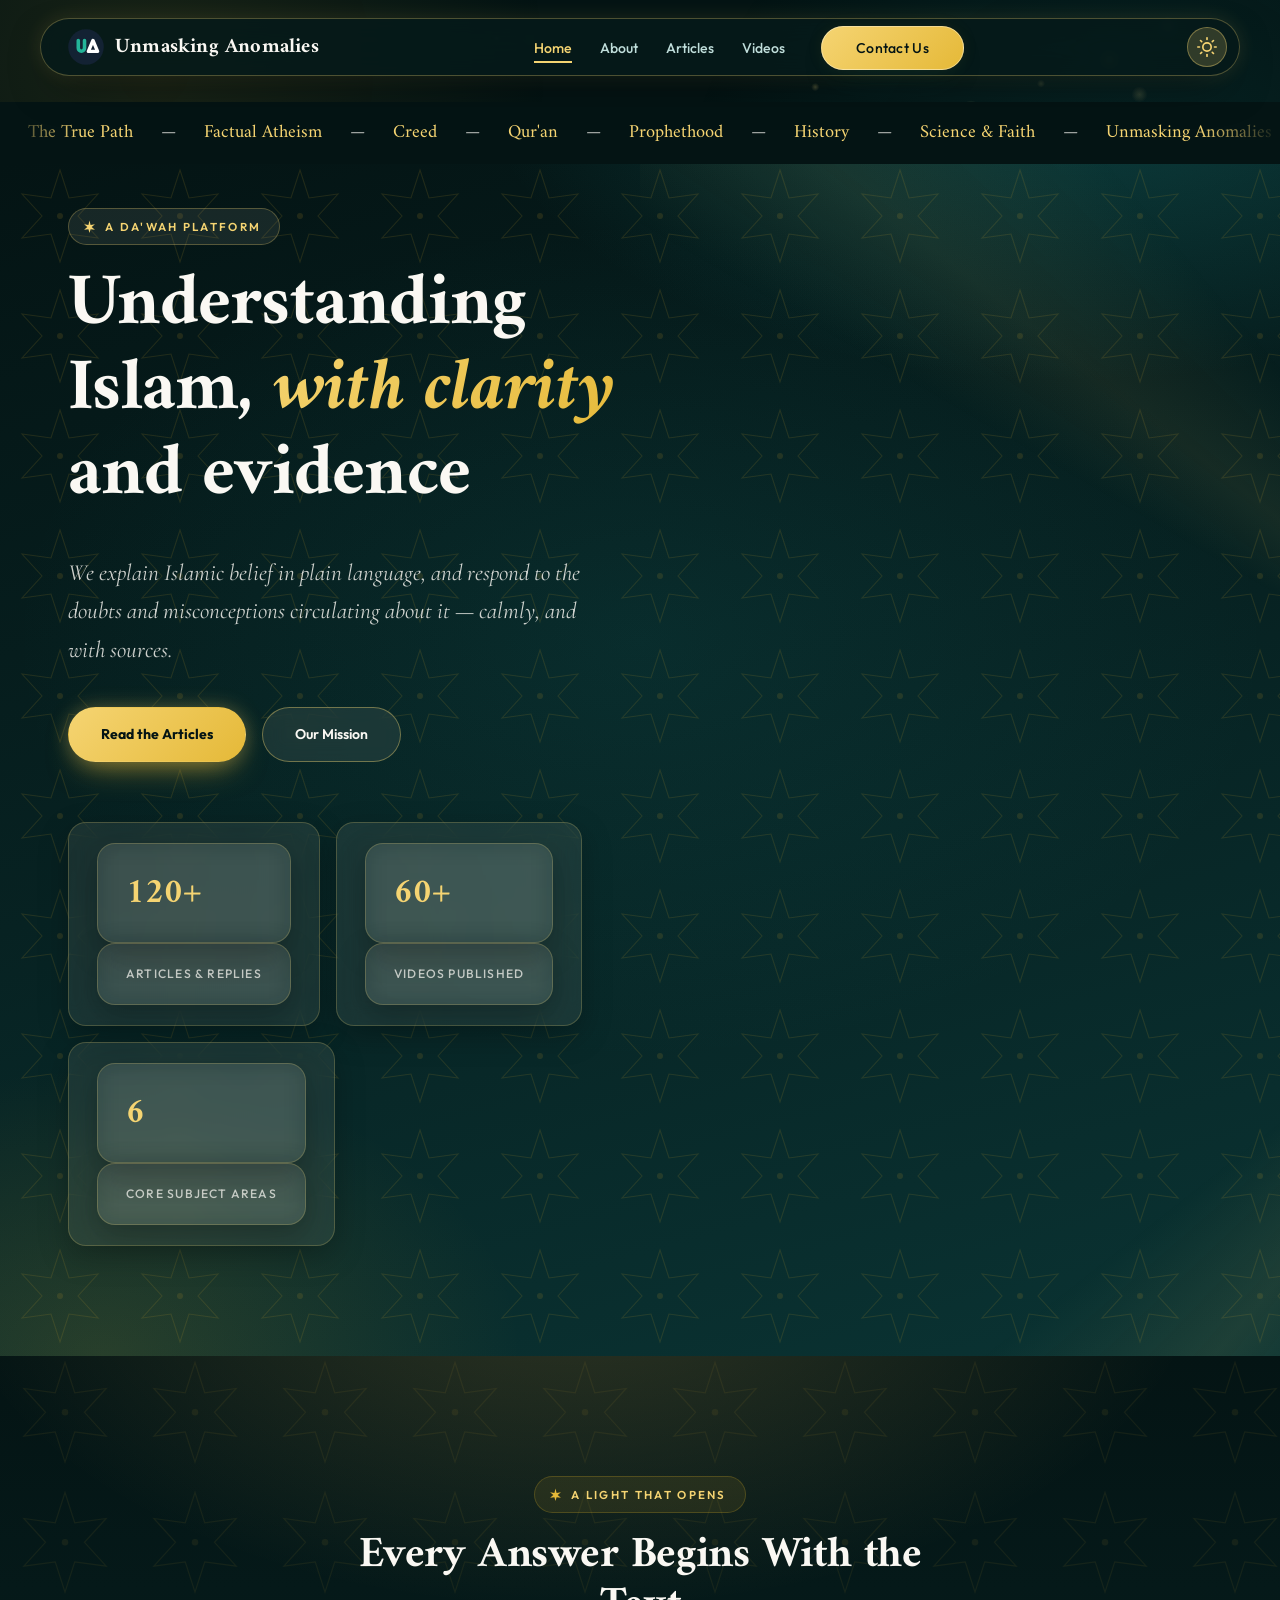
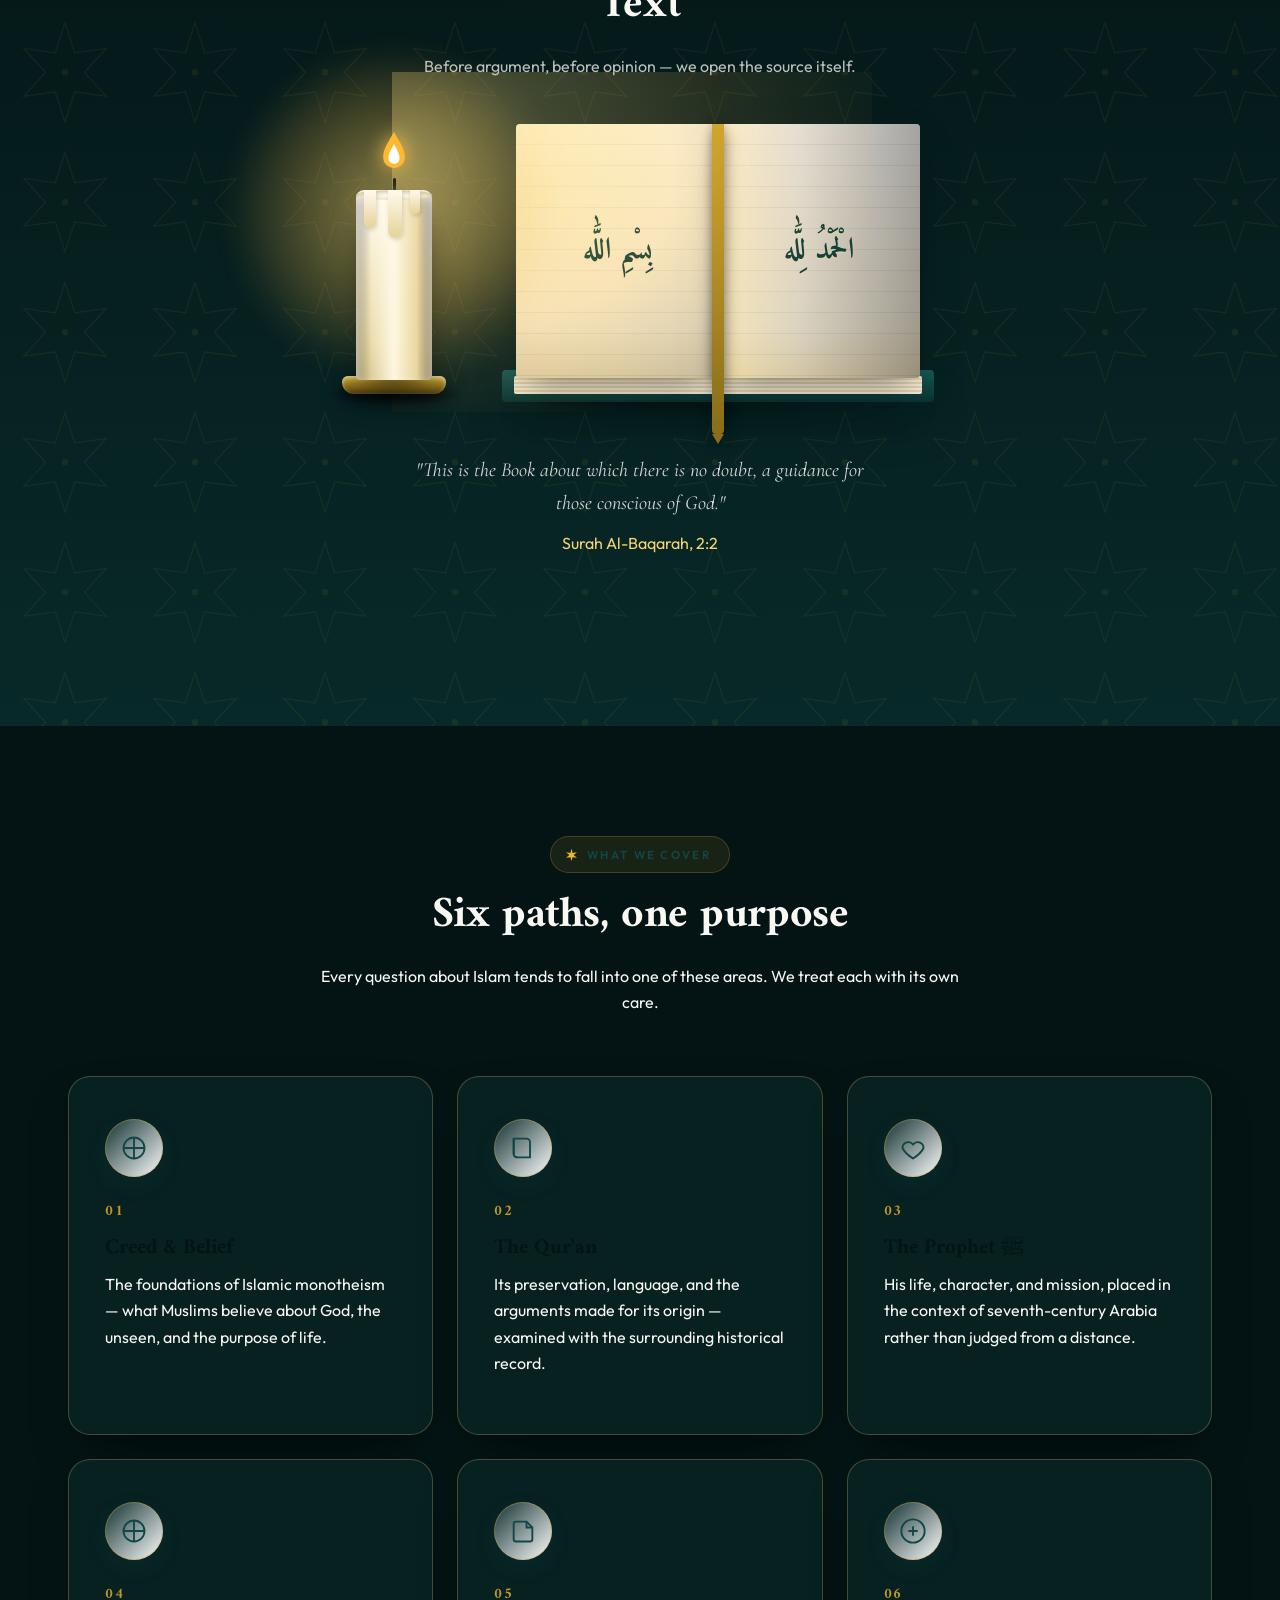
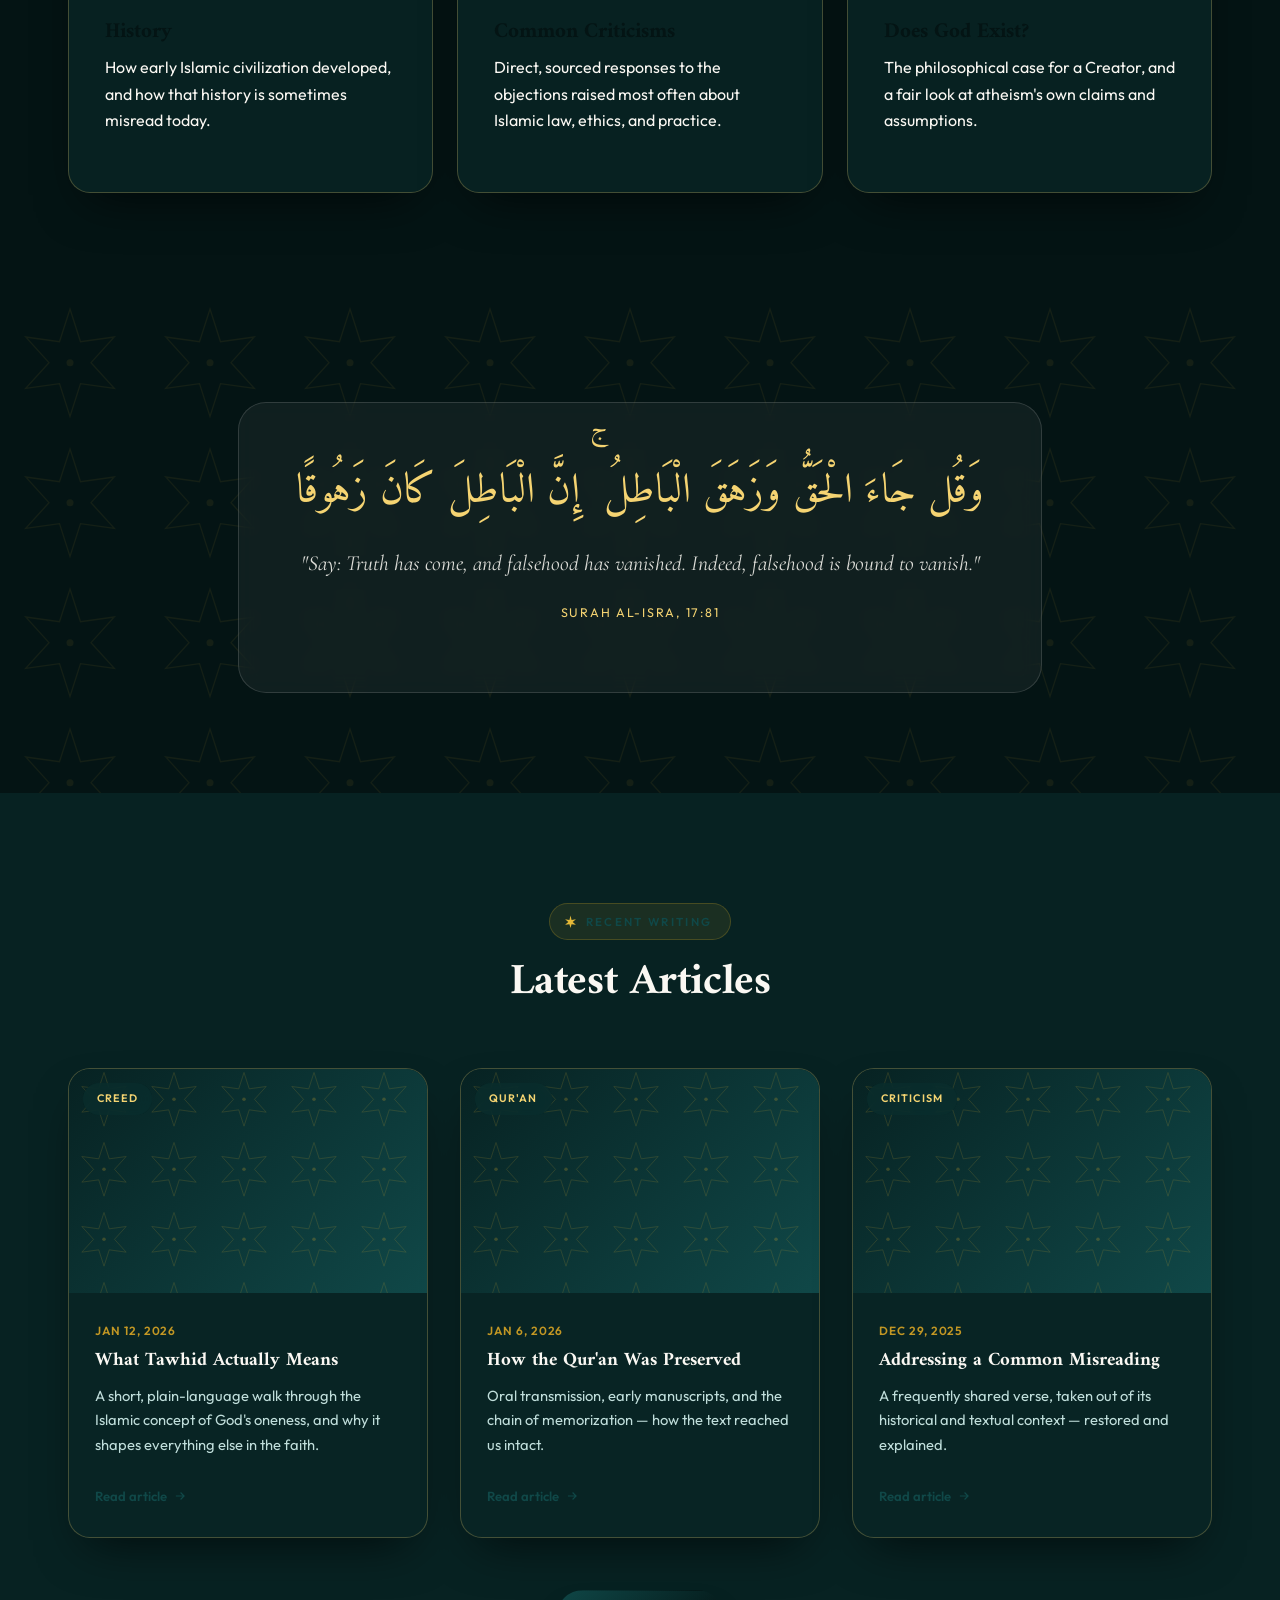
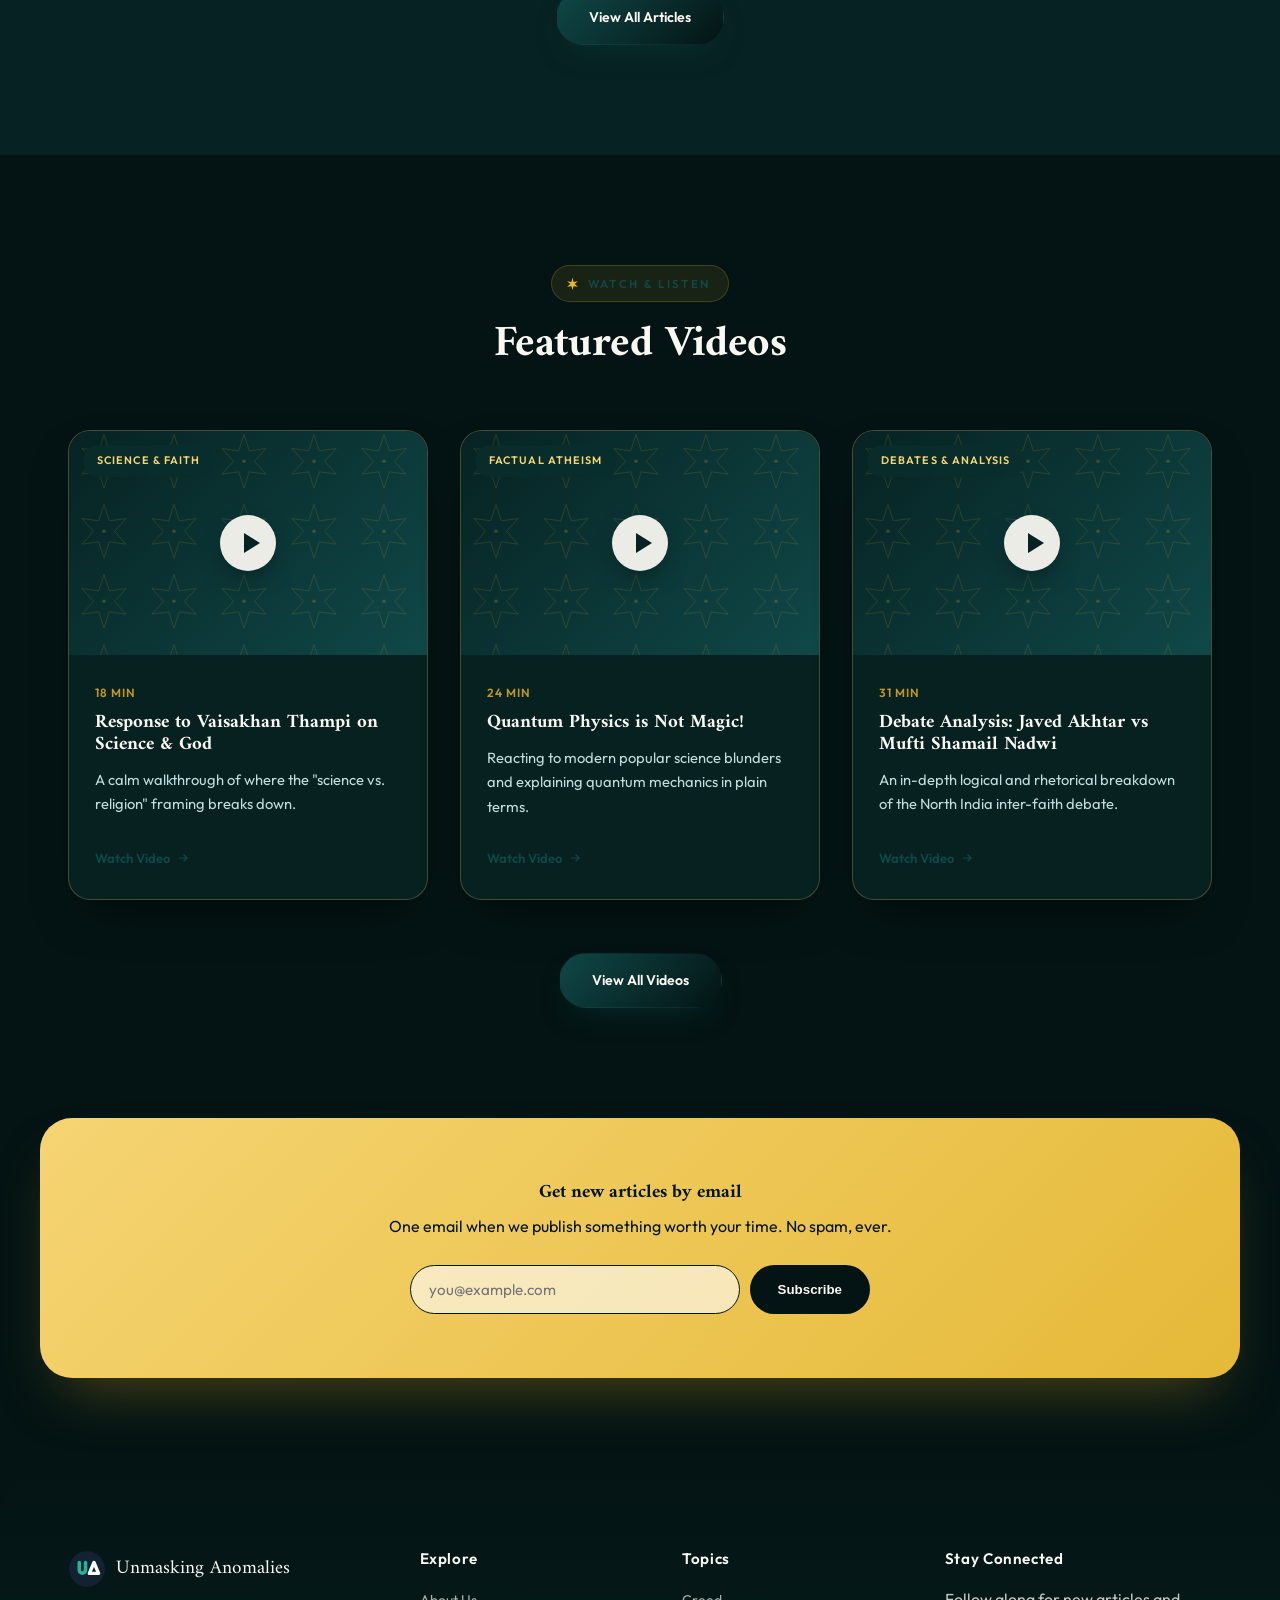
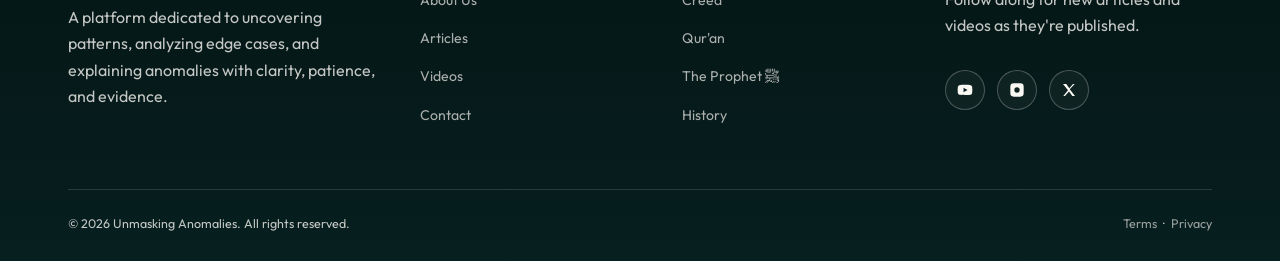
<file: index.html>
<!DOCTYPE html>
<html lang="en">
<head>
<meta charset="UTF-8">
<meta name="viewport" content="width=device-width, initial-scale=1.0">
<title>Unmasking Anomalies — Uncovering Insights & Patterns</title>
<meta name="description" content="Unmasking Anomalies is a platform dedicated to analyzing, uncovering, and explaining anomalies with clarity and evidence.">
<link rel="stylesheet" href="css/styles.css">
</head>
<body>
<div id="scroll-progress"></div>
<canvas id="light-particles" aria-hidden="true"></canvas>

<!-- ================= HEADER ================= -->
<header class="site-header">
  <nav class="nav container">
    <a href="index.html" class="brand">
      <span class="brand-mark">
        <img src="images/logo.svg" alt="Unmasking Anomalies Logo">
      </span>
      <span class="brand-text">
        <span class="en">Unmasking Anomalies</span>
      </span>
    </a>
    <button class="nav-toggle" aria-label="Toggle menu"><span></span><span></span><span></span></button>
    <ul class="nav-links">
      <li><a href="index.html" class="active">Home</a></li>
      <li><a href="about.html">About</a></li>
      <li><a href="articles.html">Articles</a></li>
      <li><a href="videos.html">Videos</a></li>
      <li><a href="contact.html" class="nav-cta">Contact Us</a></li>
    </ul>
    <button class="theme-toggle" id="theme-toggle" aria-label="Toggle Dark/Light Mode" title="Toggle Dark/Light Mode">
      <svg class="sun-icon" viewBox="0 0 24 24" fill="none" stroke="currentColor" stroke-width="2" stroke-linecap="round" stroke-linejoin="round"><circle cx="12" cy="12" r="5"/><line x1="12" y1="1" x2="12" y2="3"/><line x1="12" y1="21" x2="12" y2="23"/><line x1="4.22" y1="4.22" x2="5.64" y2="5.64"/><line x1="18.36" y1="18.36" x2="19.78" y2="19.78"/><line x1="1" y1="12" x2="3" y2="12"/><line x1="21" y1="12" x2="23" y2="12"/><line x1="4.22" y1="19.78" x2="5.64" y2="18.36"/><line x1="18.36" y1="5.64" x2="19.78" y2="4.22"/></svg>
      <svg class="moon-icon" viewBox="0 0 24 24" fill="none" stroke="currentColor" stroke-width="2" stroke-linecap="round" stroke-linejoin="round"><path d="M21 12.79A9 9 0 1 1 11.21 3 7 7 0 0 0 21 12.79z"/></svg>
    </button>
  </nav>
</header>

<div class="ticker" aria-hidden="true">
  <div class="ticker-track">
    <span><em>The True Path</em> — <em>Factual Atheism</em> — <em>Creed</em> — <em>Qur'an</em> — <em>Prophethood</em> — <em>History</em> — <em>Science &amp; Faith</em> — <em>Unmasking Anomalies</em></span>
    <span><em>The True Path</em> — <em>Factual Atheism</em> — <em>Creed</em> — <em>Qur'an</em> — <em>Prophethood</em> — <em>History</em> — <em>Science &amp; Faith</em> — <em>Unmasking Anomalies</em></span>
  </div>
</div>

<!-- ================= HERO ================= -->
<section class="hero">
  <div class="light-rays-wrap" data-parallax="0.06"><div class="light-rays"></div></div>
  <div class="hero-pattern"></div>
  <div class="container">
    <div class="hero-inner">
      <span class="eyebrow">
        <svg viewBox="0 0 24 24"><path d="M12 1 L14 9 L22 8 L16 13 L22 18 L14 17 L12 24 L10 17 L2 18 L8 13 L2 8 L10 9 Z"/></svg>
        A Da'wah Platform
      </span>
      <h1>Understanding Islam, <em>with clarity</em> and evidence</h1>
      <p class="lead">We explain Islamic belief in plain language, and respond to the doubts and misconceptions circulating about it — calmly, and with sources.</p>
      <div class="hero-actions">
        <a href="articles.html" class="btn btn-gold">Read the Articles</a>
        <a href="about.html" class="btn btn-outline">Our Mission</a>
      </div>
      <div class="hero-stats">
        <div><div class="num">120+</div><div class="lbl">Articles &amp; Replies</div></div>
        <div><div class="num">60+</div><div class="lbl">Videos Published</div></div>
        <div><div class="num">6</div><div class="lbl">Core Subject Areas</div></div>
      </div>
    </div>
  </div>
</section>

<!-- ================= CANDLE & OPENING QUR'AN ================= -->
<section class="manuscript-section">
  <div class="container">
    <div class="section-head reveal" style="margin-bottom:44px;">
      <span class="eyebrow" style="color:var(--gold-300);"><svg viewBox="0 0 24 24" fill="#e6c869"><path d="M12 1 L14 9 L22 8 L16 13 L22 18 L14 17 L12 24 L10 17 L2 18 L8 13 L2 8 L10 9 Z"/></svg>A Light That Opens</span>
      <h2 style="color:var(--cream);">Every Answer Begins With the Text</h2>
      <p style="color:rgba(250,248,243,.75);">Before argument, before opinion — we open the source itself.</p>
    </div>

    <div class="manuscript-scene reveal">
      <div class="candle" aria-hidden="true">
        <div class="candle-glow"></div>
        <div class="candle-light-beam"></div>
        <svg class="candle-flame" viewBox="0 0 22 40" xmlns="http://www.w3.org/2000/svg">
          <path class="outer" d="M11 0C6 9 2 14 2 21a9 9 0 0018 0c0-7-4-12-9-21z"/>
          <path class="core" d="M11 10c-2.6 5-4.6 8-4.6 12a4.6 4.6 0 009.2 0c0-4-2-7-4.6-12z"/>
        </svg>
        <div class="candle-wick"></div>
        <div class="candle-body">
          <div class="candle-drip d1"></div>
          <div class="candle-drip d2"></div>
          <div class="candle-drip d3"></div>
        </div>
        <div class="candle-base"></div>
        <div class="candle-shadow"></div>
      </div>

      <div class="book-container" aria-hidden="true">
        <div class="candle-cast-shadow"></div>
        <div class="book">
          <div class="book-cover-back"></div>
          <div class="book-pages-stack left-stack"></div>
          <div class="book-pages-stack right-stack"></div>
          <div class="page page-left">
            <div class="page-light-overlay"></div>
            <span class="page-word">بِسْمِ اللَّٰه</span>
          </div>
          <div class="page page-right">
            <div class="page-light-overlay"></div>
            <span class="page-word">الْحَمْدُ لِلَّٰه</span>
          </div>
          <div class="book-spine"></div>
          <div class="bookmark-ribbon"></div>
        </div>
      </div>
    </div>

    <div class="section-head reveal" style="margin-top:8px;">
      <p class="translation" style="font-family:var(--accent-script); font-style:italic; font-size:1.25rem; color:rgba(250,248,243,.85); max-width:52ch; margin:0 auto;">"This is the Book about which there is no doubt, a guidance for those conscious of God."</p>
      <p class="cite" style="color:var(--gold-300); margin-top:10px;">Surah Al-Baqarah, 2:2</p>
    </div>
  </div>
</section>

<!-- ================= PILLARS ================= -->
<section>
  <div class="container">
    <div class="section-head reveal">
      <span class="eyebrow"><svg viewBox="0 0 24 24"><path d="M12 1 L14 9 L22 8 L16 13 L22 18 L14 17 L12 24 L10 17 L2 18 L8 13 L2 8 L10 9 Z"/></svg>What We Cover</span>
      <h2>Six paths, one purpose</h2>
      <p>Every question about Islam tends to fall into one of these areas. We treat each with its own care.</p>
    </div>
    <div class="pillars reveal">
      <div class="pillar">
        <div class="pillar-icon"><svg viewBox="0 0 24 24"><circle cx="12" cy="12" r="9"/><path d="M12 3v18M3 12h18"/></svg></div>
        <div class="num">01</div>
        <h3>Creed &amp; Belief</h3>
        <p>The foundations of Islamic monotheism — what Muslims believe about God, the unseen, and the purpose of life.</p>
      </div>
      <div class="pillar">
        <div class="pillar-icon"><svg viewBox="0 0 24 24"><path d="M4 4h11a3 3 0 013 3v13H7a3 3 0 01-3-3z"/><path d="M4 4v13a3 3 0 003 3"/></svg></div>
        <div class="num">02</div>
        <h3>The Qur'an</h3>
        <p>Its preservation, language, and the arguments made for its origin — examined with the surrounding historical record.</p>
      </div>
      <div class="pillar">
        <div class="pillar-icon"><svg viewBox="0 0 24 24"><path d="M12 21s-7-4.5-9-9a5 5 0 019-3 5 5 0 019 3c-2 4.5-9 9-9 9z"/></svg></div>
        <div class="num">03</div>
        <h3>The Prophet ﷺ</h3>
        <p>His life, character, and mission, placed in the context of seventh-century Arabia rather than judged from a distance.</p>
      </div>
      <div class="pillar">
        <div class="pillar-icon"><svg viewBox="0 0 24 24"><path d="M3 12h18M12 3v18"/><circle cx="12" cy="12" r="9"/></svg></div>
        <div class="num">04</div>
        <h3>History</h3>
        <p>How early Islamic civilization developed, and how that history is sometimes misread today.</p>
      </div>
      <div class="pillar">
        <div class="pillar-icon"><svg viewBox="0 0 24 24"><path d="M4 19V6a2 2 0 012-2h9l5 5v10a2 2 0 01-2 2H6a2 2 0 01-2-2z"/><path d="M15 4v5h5"/></svg></div>
        <div class="num">05</div>
        <h3>Common Criticisms</h3>
        <p>Direct, sourced responses to the objections raised most often about Islamic law, ethics, and practice.</p>
      </div>
      <div class="pillar">
        <div class="pillar-icon"><svg viewBox="0 0 24 24"><path d="M12 2a10 10 0 100 20 10 10 0 000-20z"/><path d="M8 12h8M12 8v8"/></svg></div>
        <div class="num">06</div>
        <h3>Does God Exist?</h3>
        <p>The philosophical case for a Creator, and a fair look at atheism's own claims and assumptions.</p>
      </div>
    </div>
  </div>
</section>

<!-- ================= VERSE ================= -->
<section class="verse">
  <div class="container reveal">
   <div class="panel-glass">
    <p class="arabic">وَقُل جَاءَ الْحَقُّ وَزَهَقَ الْبَاطِلُ ۚ إِنَّ الْبَاطِلَ كَانَ زَهُوقًا</p>
    <p class="translation">"Say: Truth has come, and falsehood has vanished. Indeed, falsehood is bound to vanish."</p>
    <p class="cite">Surah Al-Isra, 17:81</p>
   </div>
  </div>
</section>

<!-- ================= FEATURED ARTICLES ================= -->
<section class="bg-cream2">
  <div class="container">
    <div class="section-head reveal">
      <span class="eyebrow"><svg viewBox="0 0 24 24"><path d="M12 1 L14 9 L22 8 L16 13 L22 18 L14 17 L12 24 L10 17 L2 18 L8 13 L2 8 L10 9 Z"/></svg>Recent Writing</span>
      <h2>Latest Articles</h2>
    </div>
    <div class="card-grid reveal">
      <article class="card">
        <div class="card-media"><div class="pattern"></div><span class="tag">Creed</span></div>
        <div class="card-body">
          <span class="card-meta">Jan 12, 2026</span>
          <h3>What Tawhid Actually Means</h3>
          <p>A short, plain-language walk through the Islamic concept of God's oneness, and why it shapes everything else in the faith.</p>
          <a href="articles.html" class="card-link">Read article <svg viewBox="0 0 24 24" stroke="currentColor" stroke-width="2" fill="none"><path d="M5 12h14M13 6l6 6-6 6"/></svg></a>
        </div>
      </article>
      <article class="card">
        <div class="card-media"><div class="pattern"></div><span class="tag">Qur'an</span></div>
        <div class="card-body">
          <span class="card-meta">Jan 6, 2026</span>
          <h3>How the Qur'an Was Preserved</h3>
          <p>Oral transmission, early manuscripts, and the chain of memorization — how the text reached us intact.</p>
          <a href="articles.html" class="card-link">Read article <svg viewBox="0 0 24 24" stroke="currentColor" stroke-width="2" fill="none"><path d="M5 12h14M13 6l6 6-6 6"/></svg></a>
        </div>
      </article>
      <article class="card">
        <div class="card-media"><div class="pattern"></div><span class="tag">Criticism</span></div>
        <div class="card-body">
          <span class="card-meta">Dec 29, 2025</span>
          <h3>Addressing a Common Misreading</h3>
          <p>A frequently shared verse, taken out of its historical and textual context — restored and explained.</p>
          <a href="articles.html" class="card-link">Read article <svg viewBox="0 0 24 24" stroke="currentColor" stroke-width="2" fill="none"><path d="M5 12h14M13 6l6 6-6 6"/></svg></a>
        </div>
      </article>
    </div>
    <div class="section-foot"><a href="articles.html" class="btn btn-dark">View All Articles</a></div>
  </div>
</section>

<!-- ================= VIDEOS PREVIEW ================= -->
<section>
  <div class="container">
    <div class="section-head reveal">
      <span class="eyebrow"><svg viewBox="0 0 24 24"><path d="M12 1 L14 9 L22 8 L16 13 L22 18 L14 17 L12 24 L10 17 L2 18 L8 13 L2 8 L10 9 Z"/></svg>Watch &amp; Listen</span>
      <h2>Featured Videos</h2>
    </div>
    <div class="card-grid reveal">
      <article class="card">
        <div class="card-media video"><div class="pattern"></div><span class="tag">Science &amp; Faith</span></div>
        <div class="card-body">
          <span class="card-meta">18 min</span>
          <h3>Response to Vaisakhan Thampi on Science &amp; God</h3>
          <p>A calm walkthrough of where the "science vs. religion" framing breaks down.</p>
          <a href="video.html?id=vaisakhan" class="card-link">Watch Video <svg viewBox="0 0 24 24" stroke="currentColor" stroke-width="2" fill="none"><path d="M5 12h14M13 6l6 6-6 6"/></svg></a>
        </div>
      </article>
      <article class="card">
        <div class="card-media video"><div class="pattern"></div><span class="tag">Factual Atheism</span></div>
        <div class="card-body">
          <span class="card-meta">24 min</span>
          <h3>Quantum Physics is Not Magic!</h3>
          <p>Reacting to modern popular science blunders and explaining quantum mechanics in plain terms.</p>
          <a href="video.html?id=quantum" class="card-link">Watch Video <svg viewBox="0 0 24 24" stroke="currentColor" stroke-width="2" fill="none"><path d="M5 12h14M13 6l6 6-6 6"/></svg></a>
        </div>
      </article>
      <article class="card">
        <div class="card-media video"><div class="pattern"></div><span class="tag">Debates &amp; Analysis</span></div>
        <div class="card-body">
          <span class="card-meta">31 min</span>
          <h3>Debate Analysis: Javed Akhtar vs Mufti Shamail Nadwi</h3>
          <p>An in-depth logical and rhetorical breakdown of the North India inter-faith debate.</p>
          <a href="video.html?id=javedakhtar" class="card-link">Watch Video <svg viewBox="0 0 24 24" stroke="currentColor" stroke-width="2" fill="none"><path d="M5 12h14M13 6l6 6-6 6"/></svg></a>
        </div>
      </article>
    </div>
    <div class="section-foot"><a href="videos.html" class="btn btn-dark">View All Videos</a></div>
  </div>
</section>

<!-- ================= NEWSLETTER ================= -->
<section class="newsletter">
  <div class="container reveal">
    <h3>Get new articles by email</h3>
    <p>One email when we publish something worth your time. No spam, ever.</p>
    <form class="newsletter-form" data-demo-form>
      <input type="email" placeholder="you@example.com" required aria-label="Email address">
      <button type="submit">Subscribe</button>
    </form>
  </div>
</section>

<!-- ================= FOOTER ================= -->
<footer>
  <div class="container">
    <div class="footer-grid">
      <div>
        <div class="footer-brand">
          <span class="brand-mark"><img src="images/logo.svg" alt="Unmasking Anomalies Logo"></span>
          <span class="en">Unmasking Anomalies</span>
        </div>
        <p>A platform dedicated to uncovering patterns, analyzing edge cases, and explaining anomalies with clarity, patience, and evidence.</p>
      </div>
      <div>
        <h4>Explore</h4>
        <ul>
          <li><a href="about.html">About Us</a></li>
          <li><a href="articles.html">Articles</a></li>
          <li><a href="videos.html">Videos</a></li>
          <li><a href="contact.html">Contact</a></li>
        </ul>
      </div>
      <div>
        <h4>Topics</h4>
        <ul>
          <li><a href="articles.html">Creed</a></li>
          <li><a href="articles.html">Qur'an</a></li>
          <li><a href="articles.html">The Prophet ﷺ</a></li>
          <li><a href="articles.html">History</a></li>
        </ul>
      </div>
      <div>
        <h4>Stay Connected</h4>
        <p>Follow along for new articles and videos as they're published.</p>
        <div class="social-row">
          <a href="#" aria-label="YouTube"><svg viewBox="0 0 24 24"><path d="M23 12s0-3.6-.5-5.3c-.3-1-1-1.7-2-2C18.7 4.2 12 4.2 12 4.2s-6.7 0-8.5.5c-1 .3-1.7 1-2 2C1 8.4 1 12 1 12s0 3.6.5 5.3c.3 1 1 1.7 2 2 1.8.5 8.5.5 8.5.5s6.7 0 8.5-.5c1-.3 1.7-1 2-2 .5-1.7.5-5.3.5-5.3zM9.8 15.3V8.7l6 3.3z"/></svg></a>
          <a href="#" aria-label="Instagram"><svg viewBox="0 0 24 24"><path d="M7 2h10a5 5 0 015 5v10a5 5 0 01-5 5H7a5 5 0 01-5-5V7a5 5 0 015-5zm5 6a4 4 0 100 8 4 4 0 000-8zm5.2-.9a1 1 0 110 2 1 1 0 010-2z"/></svg></a>
          <a href="#" aria-label="X"><svg viewBox="0 0 24 24"><path d="M3 3l7.5 9.5L3.4 21H6l6-6.8L17 21h4l-7.9-10L20.6 3H18l-5.6 6.4L8 3z"/></svg></a>
        </div>
      </div>
    </div>
    <div class="footer-bottom">
      <span>© 2026 Unmasking Anomalies. All rights reserved.</span>
      <span><a href="#">Terms</a> &nbsp;·&nbsp; <a href="#">Privacy</a></span>
    </div>
  </div>
</footer>

<script src="js/main.js"></script>
</body>
</html>
</file>
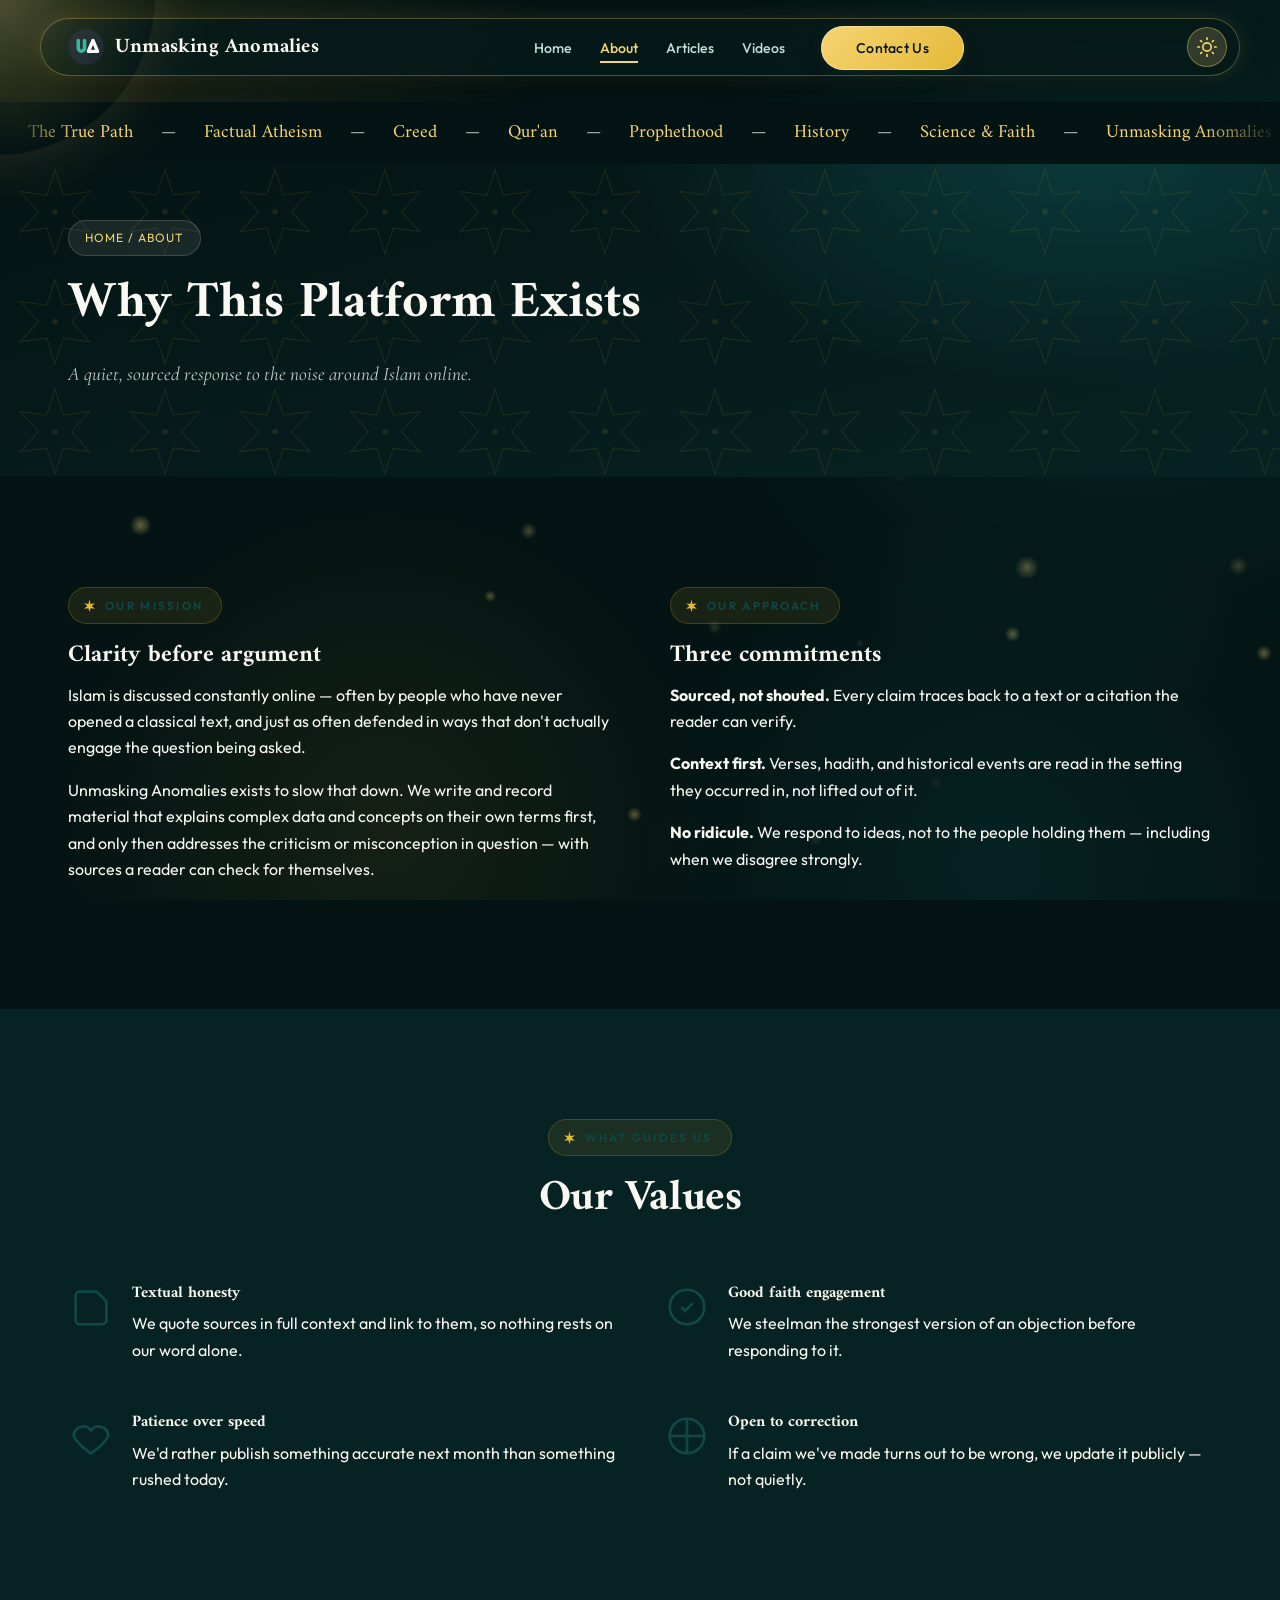
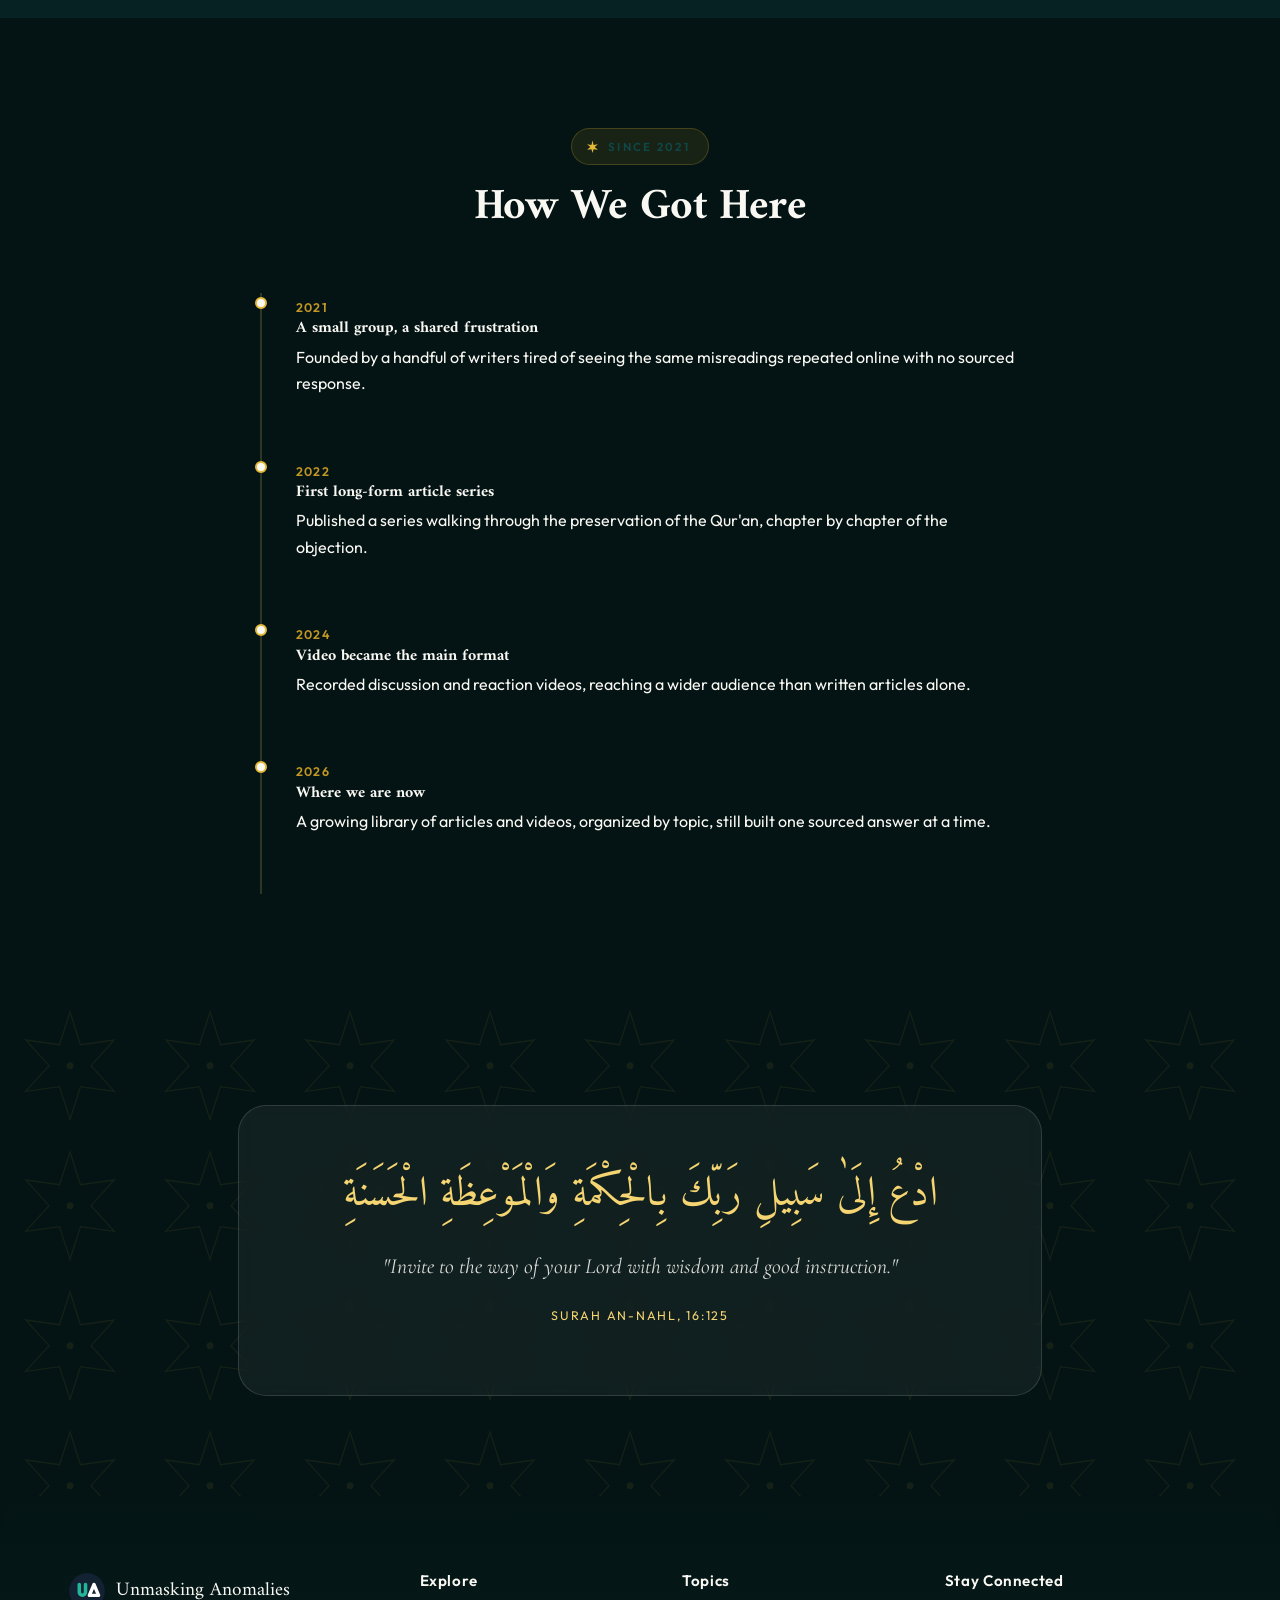
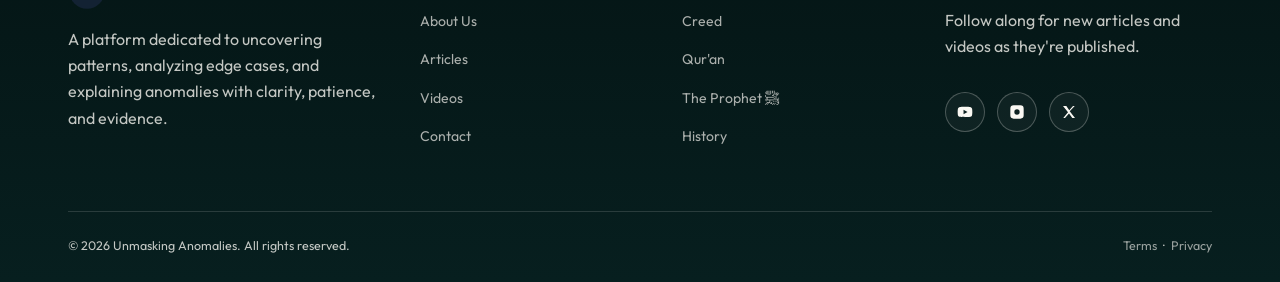
<file: about.html>
<!DOCTYPE html>
<html lang="en">
<head>
<meta charset="UTF-8">
<meta name="viewport" content="width=device-width, initial-scale=1.0">
<title>About Us — Unmasking Anomalies</title>
<meta name="description" content="Our mission, values, and the approach we take to analyzing and unmasking anomalies.">
<link rel="stylesheet" href="css/styles.css">
</head>
<body>
<div id="scroll-progress"></div>
<canvas id="light-particles" aria-hidden="true"></canvas>

<header class="site-header">
  <nav class="nav container">
    <a href="index.html" class="brand">
      <span class="brand-mark"><img src="images/logo.svg" alt="Unmasking Anomalies Logo"></span>
      <span class="brand-text"><span class="en">Unmasking Anomalies</span></span>
    </a>
    <button class="nav-toggle" aria-label="Toggle menu"><span></span><span></span><span></span></button>
    <ul class="nav-links">
      <li><a href="index.html">Home</a></li>
      <li><a href="about.html" class="active">About</a></li>
      <li><a href="articles.html">Articles</a></li>
      <li><a href="videos.html">Videos</a></li>
      <li><a href="contact.html" class="nav-cta">Contact Us</a></li>
    </ul>
    <button class="theme-toggle" id="theme-toggle" aria-label="Toggle Dark/Light Mode" title="Toggle Dark/Light Mode">
      <svg class="sun-icon" viewBox="0 0 24 24" fill="none" stroke="currentColor" stroke-width="2" stroke-linecap="round" stroke-linejoin="round"><circle cx="12" cy="12" r="5"/><line x1="12" y1="1" x2="12" y2="3"/><line x1="12" y1="21" x2="12" y2="23"/><line x1="4.22" y1="4.22" x2="5.64" y2="5.64"/><line x1="18.36" y1="18.36" x2="19.78" y2="19.78"/><line x1="1" y1="12" x2="3" y2="12"/><line x1="21" y1="12" x2="23" y2="12"/><line x1="4.22" y1="19.78" x2="5.64" y2="18.36"/><line x1="18.36" y1="5.64" x2="19.78" y2="4.22"/></svg>
      <svg class="moon-icon" viewBox="0 0 24 24" fill="none" stroke="currentColor" stroke-width="2" stroke-linecap="round" stroke-linejoin="round"><path d="M21 12.79A9 9 0 1 1 11.21 3 7 7 0 0 0 21 12.79z"/></svg>
    </button>
  </nav>
</header>

<div class="ticker" aria-hidden="true">
  <div class="ticker-track">
    <span><em>The True Path</em> — <em>Factual Atheism</em> — <em>Creed</em> — <em>Qur'an</em> — <em>Prophethood</em> — <em>History</em> — <em>Science &amp; Faith</em> — <em>Unmasking Anomalies</em></span>
    <span><em>The True Path</em> — <em>Factual Atheism</em> — <em>Creed</em> — <em>Qur'an</em> — <em>Prophethood</em> — <em>History</em> — <em>Science &amp; Faith</em> — <em>Unmasking Anomalies</em></span>
  </div>
</div>

<section class="page-header">
  <div class="light-rays-wrap" data-parallax="0.06"><div class="light-rays"></div></div>
  <div class="container">
    <div class="breadcrumb">Home / About</div>
    <h1>Why This Platform Exists</h1>
    <p style="max-width:56ch; color:rgba(250,248,243,.8); font-family:var(--accent-script); font-style:italic; font-size:1.2rem;">A quiet, sourced response to the noise around Islam online.</p>
  </div>
</section>

<section>
  <div class="container">
    <div style="display:grid; grid-template-columns:1fr 1fr; gap:60px; align-items:start;" class="reveal">
      <div>
        <span class="eyebrow"><svg viewBox="0 0 24 24"><path d="M12 1 L14 9 L22 8 L16 13 L22 18 L14 17 L12 24 L10 17 L2 18 L8 13 L2 8 L10 9 Z"/></svg>Our Mission</span>
        <h2>Clarity before argument</h2>
        <p>Islam is discussed constantly online — often by people who have never opened a classical text, and just as often defended in ways that don't actually engage the question being asked.</p>
        <p>Unmasking Anomalies exists to slow that down. We write and record material that explains complex data and concepts on their own terms first, and only then addresses the criticism or misconception in question — with sources a reader can check for themselves.</p>
      </div>
      <div>
        <span class="eyebrow"><svg viewBox="0 0 24 24"><path d="M12 1 L14 9 L22 8 L16 13 L22 18 L14 17 L12 24 L10 17 L2 18 L8 13 L2 8 L10 9 Z"/></svg>Our Approach</span>
        <h2>Three commitments</h2>
        <p><strong>Sourced, not shouted.</strong> Every claim traces back to a text or a citation the reader can verify.</p>
        <p><strong>Context first.</strong> Verses, hadith, and historical events are read in the setting they occurred in, not lifted out of it.</p>
        <p><strong>No ridicule.</strong> We respond to ideas, not to the people holding them — including when we disagree strongly.</p>
      </div>
    </div>
  </div>
</section>

<section class="bg-cream2">
  <div class="container">
    <div class="section-head reveal">
      <span class="eyebrow"><svg viewBox="0 0 24 24"><path d="M12 1 L14 9 L22 8 L16 13 L22 18 L14 17 L12 24 L10 17 L2 18 L8 13 L2 8 L10 9 Z"/></svg>What Guides Us</span>
      <h2>Our Values</h2>
    </div>
    <div class="values reveal">
      <div class="value-item">
        <div class="vi"><svg viewBox="0 0 24 24"><path d="M4 19V6a2 2 0 012-2h9l5 5v10a2 2 0 01-2 2H6a2 2 0 01-2-2z"/></svg></div>
        <div>
          <h4>Textual honesty</h4>
          <p>We quote sources in full context and link to them, so nothing rests on our word alone.</p>
        </div>
      </div>
      <div class="value-item">
        <div class="vi"><svg viewBox="0 0 24 24"><circle cx="12" cy="12" r="9"/><path d="M9 12l2 2 4-4"/></svg></div>
        <div>
          <h4>Good faith engagement</h4>
          <p>We steelman the strongest version of an objection before responding to it.</p>
        </div>
      </div>
      <div class="value-item">
        <div class="vi"><svg viewBox="0 0 24 24"><path d="M12 21s-7-4.5-9-9a5 5 0 019-3 5 5 0 019 3c-2 4.5-9 9-9 9z"/></svg></div>
        <div>
          <h4>Patience over speed</h4>
          <p>We'd rather publish something accurate next month than something rushed today.</p>
        </div>
      </div>
      <div class="value-item">
        <div class="vi"><svg viewBox="0 0 24 24"><path d="M3 12h18M12 3v18"/><circle cx="12" cy="12" r="9"/></svg></div>
        <div>
          <h4>Open to correction</h4>
          <p>If a claim we've made turns out to be wrong, we update it publicly — not quietly.</p>
        </div>
      </div>
    </div>
  </div>
</section>

<section>
  <div class="container">
    <div class="section-head reveal">
      <span class="eyebrow"><svg viewBox="0 0 24 24"><path d="M12 1 L14 9 L22 8 L16 13 L22 18 L14 17 L12 24 L10 17 L2 18 L8 13 L2 8 L10 9 Z"/></svg>Since 2021</span>
      <h2>How We Got Here</h2>
    </div>
    <div class="timeline reveal">
      <div class="t-item">
        <span class="yr">2021</span>
        <h4>A small group, a shared frustration</h4>
        <p>Founded by a handful of writers tired of seeing the same misreadings repeated online with no sourced response.</p>
      </div>
      <div class="t-item">
        <span class="yr">2022</span>
        <h4>First long-form article series</h4>
        <p>Published a series walking through the preservation of the Qur'an, chapter by chapter of the objection.</p>
      </div>
      <div class="t-item">
        <span class="yr">2024</span>
        <h4>Video became the main format</h4>
        <p>Recorded discussion and reaction videos, reaching a wider audience than written articles alone.</p>
      </div>
      <div class="t-item">
        <span class="yr">2026</span>
        <h4>Where we are now</h4>
        <p>A growing library of articles and videos, organized by topic, still built one sourced answer at a time.</p>
      </div>
    </div>
  </div>
</section>

<section class="verse">
  <div class="container reveal">
   <div class="panel-glass">
    <p class="arabic">ادْعُ إِلَىٰ سَبِيلِ رَبِّكَ بِالْحِكْمَةِ وَالْمَوْعِظَةِ الْحَسَنَةِ</p>
    <p class="translation">"Invite to the way of your Lord with wisdom and good instruction."</p>
    <p class="cite">Surah An-Nahl, 16:125</p>
   </div>
  </div>
</section>

<footer>
  <div class="container">
    <div class="footer-grid">
      <div>
        <div class="footer-brand">
          <span class="brand-mark"><img src="images/logo.svg" alt="Unmasking Anomalies Logo"></span>
          <span class="en">Unmasking Anomalies</span>
        </div>
        <p>A platform dedicated to uncovering patterns, analyzing edge cases, and explaining anomalies with clarity, patience, and evidence.</p>
      </div>
      <div>
        <h4>Explore</h4>
        <ul>
          <li><a href="about.html">About Us</a></li>
          <li><a href="articles.html">Articles</a></li>
          <li><a href="videos.html">Videos</a></li>
          <li><a href="contact.html">Contact</a></li>
        </ul>
      </div>
      <div>
        <h4>Topics</h4>
        <ul>
          <li><a href="articles.html">Creed</a></li>
          <li><a href="articles.html">Qur'an</a></li>
          <li><a href="articles.html">The Prophet ﷺ</a></li>
          <li><a href="articles.html">History</a></li>
        </ul>
      </div>
      <div>
        <h4>Stay Connected</h4>
        <p>Follow along for new articles and videos as they're published.</p>
        <div class="social-row">
          <a href="#" aria-label="YouTube"><svg viewBox="0 0 24 24"><path d="M23 12s0-3.6-.5-5.3c-.3-1-1-1.7-2-2C18.7 4.2 12 4.2 12 4.2s-6.7 0-8.5.5c-1 .3-1.7 1-2 2C1 8.4 1 12 1 12s0 3.6.5 5.3c.3 1 1 1.7 2 2 1.8.5 8.5.5 8.5.5s6.7 0 8.5-.5c1-.3 1.7-1 2-2 .5-1.7.5-5.3.5-5.3zM9.8 15.3V8.7l6 3.3z"/></svg></a>
          <a href="#" aria-label="Instagram"><svg viewBox="0 0 24 24"><path d="M7 2h10a5 5 0 015 5v10a5 5 0 01-5 5H7a5 5 0 01-5-5V7a5 5 0 015-5zm5 6a4 4 0 100 8 4 4 0 000-8zm5.2-.9a1 1 0 110 2 1 1 0 010-2z"/></svg></a>
          <a href="#" aria-label="X"><svg viewBox="0 0 24 24"><path d="M3 3l7.5 9.5L3.4 21H6l6-6.8L17 21h4l-7.9-10L20.6 3H18l-5.6 6.4L8 3z"/></svg></a>
        </div>
      </div>
    </div>
    <div class="footer-bottom">
      <span>© 2026 Unmasking Anomalies. All rights reserved.</span>
      <span><a href="#">Terms</a> &nbsp;·&nbsp; <a href="#">Privacy</a></span>
    </div>
  </div>
</footer>

<script src="js/main.js"></script>
</body>
</html>
</file>
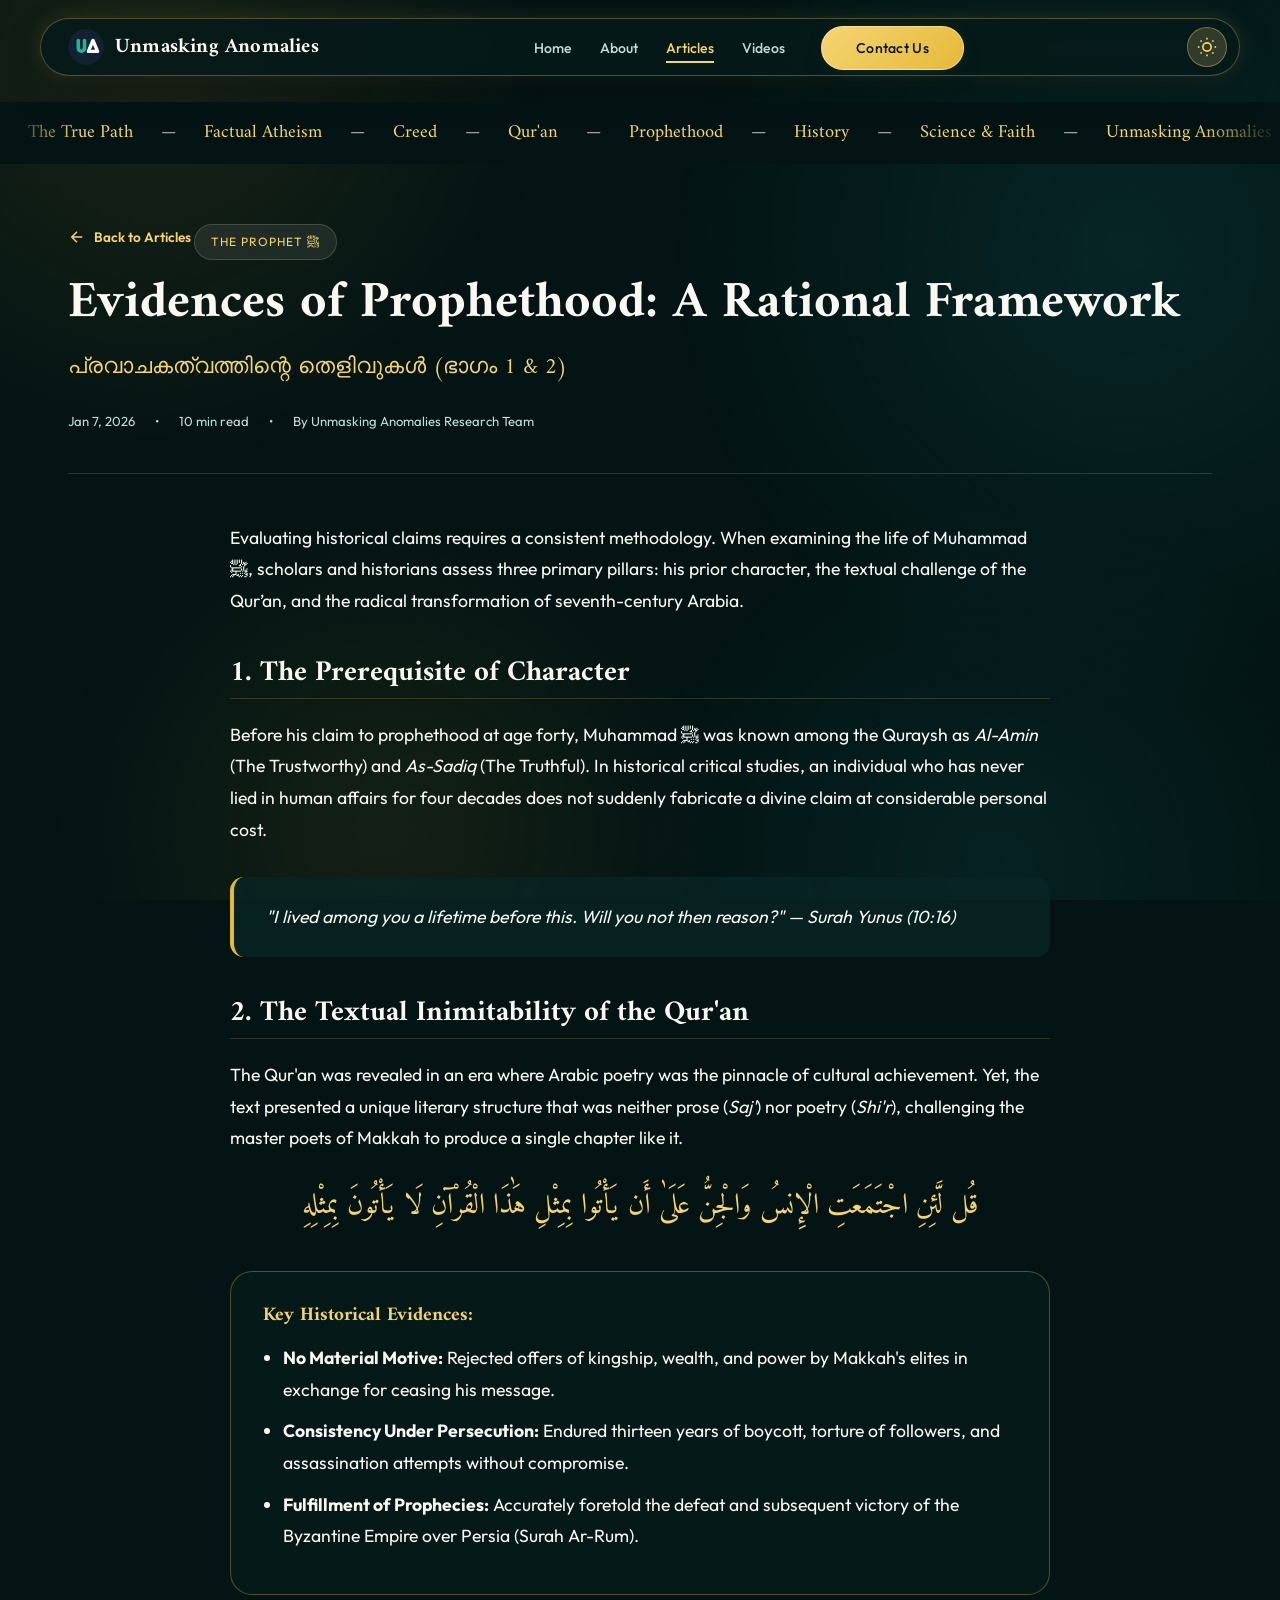
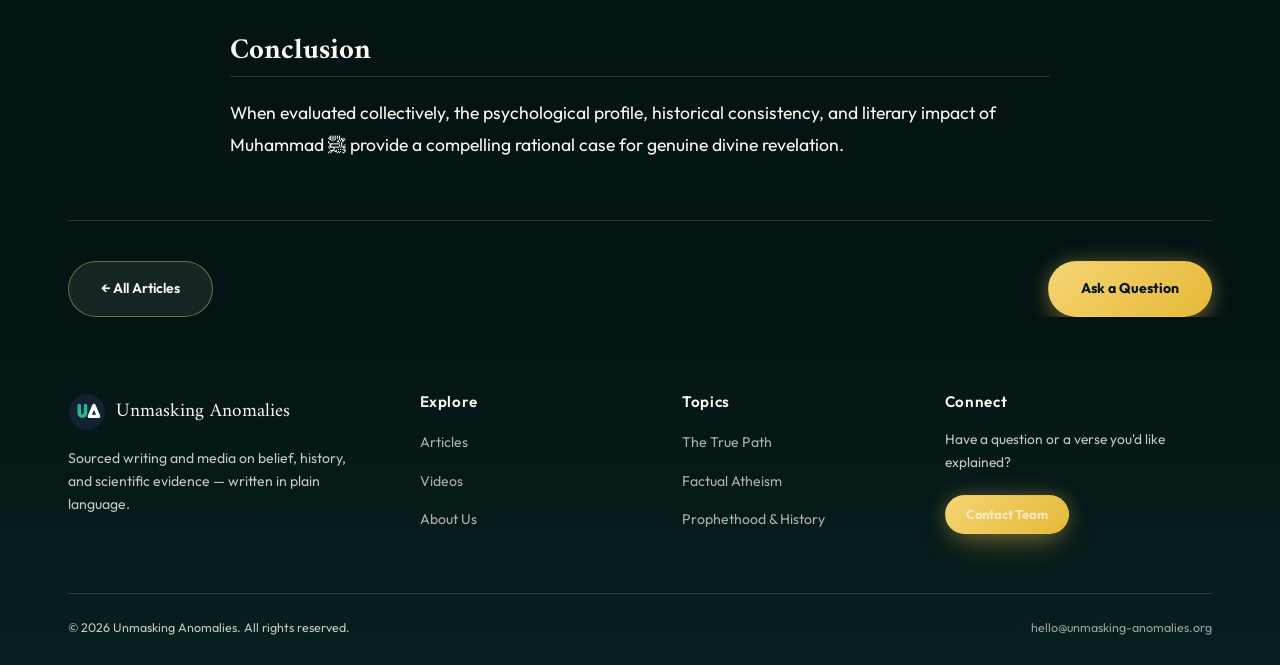
<file: article.html>
<!DOCTYPE html>
<html lang="en" data-theme="dark">
<head>
  <meta charset="UTF-8">
  <meta name="viewport" content="width=device-width, initial-scale=1.0">
  <title>Article — Unmasking Anomalies</title>
  <meta name="description" content="Read in-depth analysis on Islam, philosophy, history, and scientific evidences on Unmasking Anomalies.">
  <link rel="icon" type="image/svg+xml" href="images/logo.svg">
  <link rel="stylesheet" href="css/styles.css">
  <style>
    /* Article Reader specific styling */
    .reading-progress-bar {
      position: fixed; top: 0; left: 0; height: 3px;
      background: linear-gradient(90deg, var(--gold-300), var(--gold-500));
      z-index: 9999; width: 0%; transition: width 0.1s ease;
    }
    .article-header {
      padding: 60px 0 40px;
      border-bottom: 1px solid var(--line);
    }
    .article-back-link {
      display: inline-flex; align-items: center; gap: 8px;
      font-size: 0.85rem; font-weight: 600; color: var(--gold-300);
      margin-bottom: 24px; transition: transform 0.2s ease;
    }
    .article-back-link:hover { transform: translateX(-4px); }
    .article-title-main {
      font-size: clamp(2rem, 4vw, 3.2rem);
      line-height: 1.2; margin-bottom: 16px;
    }
    .article-subtitle-ml {
      font-size: 1.4rem; color: var(--gold-300); margin-bottom: 24px;
      font-family: var(--display); font-weight: 400;
    }
    .article-meta-bar {
      display: flex; gap: 20px; align-items: center; flex-wrap: wrap;
      font-size: 0.82rem; color: var(--ink-soft);
    }
    .article-meta-bar span { display: inline-flex; align-items: center; gap: 6px; }
    .article-content-container {
      max-width: 820px; margin: 48px auto; font-size: 1.1rem; line-height: 1.8;
    }
    .article-content-container h2 {
      font-size: 1.8rem; margin: 40px 0 20px; border-bottom: 1px solid var(--line); padding-bottom: 8px;
    }
    .article-content-container h3 { font-size: 1.4rem; margin: 30px 0 14px; }
    .article-content-container blockquote {
      margin: 32px 0; padding: 24px 32px;
      background: var(--glass-bg); border-left: 4px solid var(--gold-500);
      border-radius: var(--radius-sm); font-style: italic;
    }
    .article-content-container .arabic-callout {
      font-family: var(--display); font-size: 1.8rem; color: var(--gold-300);
      text-align: center; direction: rtl; margin: 28px 0; line-height: 1.7;
    }
    .takeaways-box {
      background: var(--glass-dark-bg); border: 1px solid var(--glass-dark-border);
      border-radius: var(--radius); padding: 32px; margin: 40px 0;
    }
    .takeaways-box h4 { color: var(--gold-300); margin-bottom: 16px; font-size: 1.2rem; }
    .takeaways-box ul { list-style: disc; padding-left: 20px; }
    .takeaways-box li { margin-bottom: 10px; color: var(--ink); }
    .article-nav-buttons {
      display: flex; justify-content: space-between; gap: 20px; margin-top: 60px;
      padding-top: 40px; border-top: 1px solid var(--line); flex-wrap: wrap;
    }
  </style>
</head>
<body>

<div class="reading-progress-bar" id="reading-progress"></div>

<!-- ================= HEADER ================= -->
<header class="site-header">
  <nav class="nav container">
    <a href="index.html" class="brand">
      <span class="brand-mark">
        <img src="images/logo.svg" alt="Unmasking Anomalies Logo">
      </span>
      <span class="brand-text">
        <span class="en">Unmasking Anomalies</span>
      </span>
    </a>
    <button class="nav-toggle" aria-label="Toggle menu"><span></span><span></span><span></span></button>
    <ul class="nav-links">
      <li><a href="index.html">Home</a></li>
      <li><a href="about.html">About</a></li>
      <li><a href="articles.html" class="active">Articles</a></li>
      <li><a href="videos.html">Videos</a></li>
      <li><a href="contact.html" class="nav-cta">Contact Us</a></li>
    </ul>
    <button class="theme-toggle" id="theme-toggle" aria-label="Toggle Dark/Light Mode" title="Toggle Dark/Light Mode">
      <svg class="sun-icon" viewBox="0 0 24 24" fill="none" stroke="currentColor" stroke-width="2"><circle cx="12" cy="12" r="5"/><line x1="12" y1="1" x2="12" y2="3"/><line x1="12" y1="21" x2="12" y2="23"/><line x1="4.22" y1="4.22" x2="5.64" y2="5.64"/><line x1="18.36" y1="18.36" x2="19.78" y2="19.78"/><line x1="1" y1="12" x2="3" y2="12"/><line x1="21" y1="12" x2="23" y2="12"/><line x1="4.22" y1="19.78" x2="5.64" y2="18.36"/><line x1="18.36" y1="5.64" x2="19.78" y2="4.22"/></svg>
      <svg class="moon-icon" viewBox="0 0 24 24" fill="none" stroke="currentColor" stroke-width="2"><path d="M21 12.79A9 9 0 1 1 11.21 3 7 7 0 0 0 21 12.79z"/></svg>
    </button>
  </nav>
</header>

<div class="ticker" aria-hidden="true">
  <div class="ticker-track">
    <span><em>The True Path</em> — <em>Factual Atheism</em> — <em>Creed</em> — <em>Qur'an</em> — <em>Prophethood</em> — <em>History</em> — <em>Science &amp; Faith</em> — <em>Unmasking Anomalies</em></span>
    <span><em>The True Path</em> — <em>Factual Atheism</em> — <em>Creed</em> — <em>Qur'an</em> — <em>Prophethood</em> — <em>History</em> — <em>Science &amp; Faith</em> — <em>Unmasking Anomalies</em></span>
  </div>
</div>

<!-- ================= ARTICLE CONTENT ================= -->
<main class="container">
  <article class="article-header">
    <a href="articles.html" class="article-back-link">
      <svg viewBox="0 0 24 24" width="18" height="18" stroke="currentColor" stroke-width="2" fill="none"><path d="M19 12H5M12 19l-7-7 7-7"/></svg> Back to Articles
    </a>
    <div id="article-tag" class="breadcrumb" style="margin-bottom:12px;">Category</div>
    <h1 id="article-title-en" class="article-title-main">Article Title Loading...</h1>
    <div id="article-title-ml" class="article-subtitle-ml"></div>
    <div class="article-meta-bar">
      <span id="article-date">Jan 2026</span>
      <span>•</span>
      <span id="article-readtime">8 min read</span>
      <span>•</span>
      <span>By Unmasking Anomalies Research Team</span>
    </div>
  </article>

  <div id="article-body" class="article-content-container">
    <p>Loading article content...</p>
  </div>

  <div class="article-nav-buttons">
    <a href="articles.html" class="btn btn-outline">← All Articles</a>
    <a href="contact.html" class="btn btn-gold">Ask a Question</a>
  </div>
</main>

<!-- ================= FOOTER ================= -->
<footer>
  <div class="container">
    <div class="footer-grid">
      <div>
        <div class="footer-brand">
          <span class="brand-mark"><img src="images/logo.svg" alt="Unmasking Anomalies Logo"></span>
          <span class="en">Unmasking Anomalies</span>
        </div>
        <p style="font-size:.88rem; max-width:32ch;">Sourced writing and media on belief, history, and scientific evidence — written in plain language.</p>
      </div>
      <div>
        <h4>Explore</h4>
        <ul>
          <li><a href="articles.html">Articles</a></li>
          <li><a href="videos.html">Videos</a></li>
          <li><a href="about.html">About Us</a></li>
        </ul>
      </div>
      <div>
        <h4>Topics</h4>
        <ul>
          <li><a href="articles.html">The True Path</a></li>
          <li><a href="articles.html">Factual Atheism</a></li>
          <li><a href="articles.html">Prophethood &amp; History</a></li>
        </ul>
      </div>
      <div>
        <h4>Connect</h4>
        <p style="font-size:.86rem;">Have a question or a verse you'd like explained?</p>
        <a href="contact.html" class="btn btn-gold" style="padding:8px 20px; font-size:.8rem; margin-top:8px;">Contact Team</a>
      </div>
    </div>
    <div class="footer-bottom">
      <span>&copy; 2026 Unmasking Anomalies. All rights reserved.</span>
      <span><a href="contact.html">hello@unmasking-anomalies.org</a></span>
    </div>
  </div>
</footer>

<script src="js/main.js"></script>
<script>
// Internal Articles Database
const articlesDB = {
  "prophethood": {
    category: "The Prophet ﷺ",
    titleEn: "Evidences of Prophethood: A Rational Framework",
    titleMl: "പ്രവാചകത്വത്തിന്റെ തെളിവുകൾ (ഭാഗം 1 & 2)",
    date: "Jan 7, 2026",
    readTime: "10 min read",
    content: `
      <p class="lead">Evaluating historical claims requires a consistent methodology. When examining the life of Muhammad ﷺ, scholars and historians assess three primary pillars: his prior character, the textual challenge of the Qur’an, and the radical transformation of seventh-century Arabia.</p>
      
      <h2>1. The Prerequisite of Character</h2>
      <p>Before his claim to prophethood at age forty, Muhammad ﷺ was known among the Quraysh as <em>Al-Amin</em> (The Trustworthy) and <em>As-Sadiq</em> (The Truthful). In historical critical studies, an individual who has never lied in human affairs for four decades does not suddenly fabricate a divine claim at considerable personal cost.</p>
      
      <blockquote>
        "I lived among you a lifetime before this. Will you not then reason?" — Surah Yunus (10:16)
      </blockquote>

      <h2>2. The Textual Inimitability of the Qur'an</h2>
      <p>The Qur'an was revealed in an era where Arabic poetry was the pinnacle of cultural achievement. Yet, the text presented a unique literary structure that was neither prose (<em>Saj'</em>) nor poetry (<em>Shi'r</em>), challenging the master poets of Makkah to produce a single chapter like it.</p>
      
      <div class="arabic-callout">
        قُل لَّئِنِ اجْتَمَعَتِ الْإِنسُ وَالْجِنُّ عَلَىٰ أَن يَأْتُوا بِمِثْلِ هَٰذَا الْقُرْآنِ لَا يَأْتُونَ بِمِثْلِهِ
      </div>

      <div class="takeaways-box">
        <h4>Key Historical Evidences:</h4>
        <ul>
          <li><strong>No Material Motive:</strong> Rejected offers of kingship, wealth, and power by Makkah's elites in exchange for ceasing his message.</li>
          <li><strong>Consistency Under Persecution:</strong> Endured thirteen years of boycott, torture of followers, and assassination attempts without compromise.</li>
          <li><strong>Fulfillment of Prophecies:</strong> Accurately foretold the defeat and subsequent victory of the Byzantine Empire over Persia (Surah Ar-Rum).</li>
        </ul>
      </div>

      <h2>Conclusion</h2>
      <p>When evaluated collectively, the psychological profile, historical consistency, and literary impact of Muhammad ﷺ provide a compelling rational case for genuine divine revelation.</p>
    `
  },
  "embryology": {
    category: "Qur'an & Science",
    titleEn: "Embryology in the Qur'an & Hadith: Context & Linguistics",
    titleMl: "ഭ്രൂണ ശാസ്ത്രം ഖുർആനിലും ഹദീസിലും",
    date: "Dec 28, 2024",
    readTime: "12 min read",
    content: `
      <p class="lead">A detailed examination of classical Arabic terminology used in Surah Al-Mu'minun (23:12-14) regarding stages of human development, and how classical commentators understood them.</p>

      <h2>Linguistic Breakdown of Key Terms</h2>
      <p>The Qur'anic description uses specific Arabic root words to describe sequential developmental phases:</p>

      <h3>1. Nutfah (نُطْفَة)</h3>
      <p>Literally denotes a drop of fluid or a minute quantity. Classical lexicographers like Ibn Manzhur in <em>Lisan al-Arab</em> note it refers to a microscopic drop.</p>

      <h3>2. 'Alaqah (عَلَقَة)</h3>
      <p>The word <em>'Alaqah</em> carries three primary linguistic meanings in Arabic: (1) a clinging entity or attachment, (2) a blood clot, and (3) a leech-like structure. Modern anatomical imagery of early blastocyst implantation mirrors all three definitions remarkably.</p>

      <h3>3. Mudghah (مُضْغَة)</h3>
      <p>Refers to a chewed-like substance or small lump of flesh. At 24 to 28 days, the human embryo's somites resemble indentations left by teeth marks on a chewed piece of clay.</p>

      <div class="arabic-callout">
        فَخَلَقْنَا الْعَلَقَةَ مُضْغَةً فَخَلَقْنَا الْمُضْغَةَ عِظَامًا فَكَسَوْنَا الْعِظَامَ لَحْمًا
      </div>

      <div class="takeaways-box">
        <h4>Methodological Clarity:</h4>
        <ul>
          <li>Avoids hyperbolic modern overreach while highlighting accurate 7th-century Arabic linguistic descriptors.</li>
          <li>Reconciles Hadith narration timelines with classical commentator understandings.</li>
        </ul>
      </div>
    `
  },
  "coincidence": {
    category: "Factual Atheism",
    titleEn: "The Superstition of Coincidence: Deconstructing Pure Chance",
    titleMl: "യാദൃശ്ചികത എന്ന അന്ധവിശ്വാസം",
    date: "Dec 27, 2024",
    readTime: "9 min read",
    content: `
      <p class="lead">Attributing the precise mathematical architecture of physics and biological complexity to 'pure coincidence' is a philosophical stance, not an empirical deduction.</p>

      <h2>The Probability Breakdown</h2>
      <p>Consider the fine-tuning of the cosmological constant $\\Lambda$. If shifted by even 1 part in $10^{120}$, the universe would either collapse in milliseconds or expand too rapidly for stars and galaxies to coalesce.</p>

      <blockquote>
        "Were you created from nothing, or were you yourselves the creators?" — Surah At-Tur (52:35)
      </blockquote>

      <div class="takeaways-box">
        <h4>Core Scientific Takeaways:</h4>
        <ul>
          <li><strong>Information Theory:</strong> DNA code contains 3.2 billion base pairs of functional digital information. Information requires an origin of intelligence.</li>
          <li><strong>Law of Cause and Effect:</strong> Every contingent physical event requires a non-contingent necessary cause.</li>
        </ul>
      </div>
    `
  },
  "slavery": {
    category: "Islamic & Criticism",
    titleEn: "Slavery & Historical Context in Islamic Law",
    titleMl: "അടിമത്തവും ഇസ്ലാമിക നിലപാടും",
    date: "Jan 7, 2026",
    readTime: "11 min read",
    content: `
      <p class="lead">A jurisprudence and historical overview of how seventh-century socio-economic bondage was systematically dismantled through legal emancipation incentives in Islamic Law.</p>

      <h2>1. The Seventh-Century Economic Reality</h2>
      <p>In antiquity, war captivity was universal across Roman, Persian, and Arabian societies. Immediate total abolition without an economic safety net would have led to mass starvation of captives.</p>

      <h2>2. The Strategy of Gradual Emancipation (Itq)</h2>
      <p>Islamic law shut down all traditional sources of enslavement except legitimate defensive warfare, while making emancipation (<em>Kaffarah</em>) mandatory for expiating sins.</p>
    `
  },
  "aisha": {
    category: "The Prophet ﷺ",
    titleEn: "Aisha (ra) Marriage: Historical Norms & Antiquity",
    titleMl: "ആയിഷ (റ) വിവാഹം: ചരിത്രപരമായ വിശകലനം",
    date: "Dec 28, 2024",
    readTime: "10 min read",
    content: `
      <p class="lead">Evaluating seventh-century marital customs through historical methodology rather than 21st-century anachronisms.</p>
      <h2>Historical Context of Antiquity</h2>
      <p>Across ancient Rome, Medieval Europe, and Arabia, marriage readiness was historically tied to puberty and biological adulthood rather than modern arbitrary age thresholds.</p>
    `
  },
  "is-islam-true": {
    category: "Creed",
    titleEn: "Is Islam the True Message of God? A Rational Evaluation",
    titleMl: "ഇസ്‌ലാമാണോ ദൈവസന്ദേശം?",
    date: "Dec 27, 2024",
    readTime: "8 min read",
    content: `
      <p class="lead">An examination of monotheism, moral coherence, and the preservation of pure divine tawhid.</p>
      <h2>The Principle of Uncompromising Monotheism</h2>
      <p>Unlike religions that conflate the Creator with creation, Islam maintains absolute, uncompromised monotheism (<em>Tawhid</em>).</p>
    `
  },
  "fine-tuning": {
    category: "Factual Atheism",
    titleEn: "Cosmological Fine-Tuning & Physical Constants",
    titleMl: "ഫൈൻ ട്യൂണിങ് തത്വം",
    date: "Jan 7, 2026",
    readTime: "9 min read",
    content: `
      <p class="lead">Why the physical constants of the universe demand an intelligent Originator rather than multiverse speculation.</p>
      <h2>Physical Constants</h2>
      <p>From the ratio of electromagnetic force to gravity to the initial low-entropy state of the universe, fine-tuning remains one of physics' greatest challenges to materialism.</p>
    `
  },
  "womens-rights": {
    category: "Islamic & Criticism",
    titleEn: "Women's Rights & Status in Islamic Jurisprudence",
    titleMl: "ഇസ്‌ലാമും സ്ത്രീ സ്വാതന്ത്ര്യവും",
    date: "Jan 7, 2026",
    readTime: "10 min read",
    content: `
      <p class="lead">Deconstructing orientalist misconceptions regarding female legal autonomy, property rights, and spiritual equality in Islam.</p>
      <h2>Independent Legal & Financial Personhood</h2>
      <p>Islamic law granted women complete financial independence, property ownership, and marital consent rights centuries before Western legal systems did.</p>
    `
  }
};

// Render article content based on URL query parameter
document.addEventListener('DOMContentLoaded', () => {
  const urlParams = new URLSearchParams(window.location.search);
  const articleId = urlParams.get('id') || 'prophethood';
  const data = articlesDB[articleId] || articlesDB['prophethood'];

  document.title = data.titleEn + " — Unmasking Anomalies";
  document.getElementById('article-tag').textContent = data.category;
  document.getElementById('article-title-en').textContent = data.titleEn;
  document.getElementById('article-title-ml').textContent = data.titleMl;
  document.getElementById('article-date').textContent = data.date;
  document.getElementById('article-readtime').textContent = data.readTime;
  document.getElementById('article-body').innerHTML = data.content;

  // Reading progress indicator
  window.addEventListener('scroll', () => {
    const winScroll = document.body.scrollTop || document.documentElement.scrollTop;
    const height = document.documentElement.scrollHeight - document.documentElement.clientHeight;
    const scrolled = (winScroll / height) * 100;
    document.getElementById('reading-progress').style.width = scrolled + "%";
  });
});
</script>

</body>
</html>
</file>
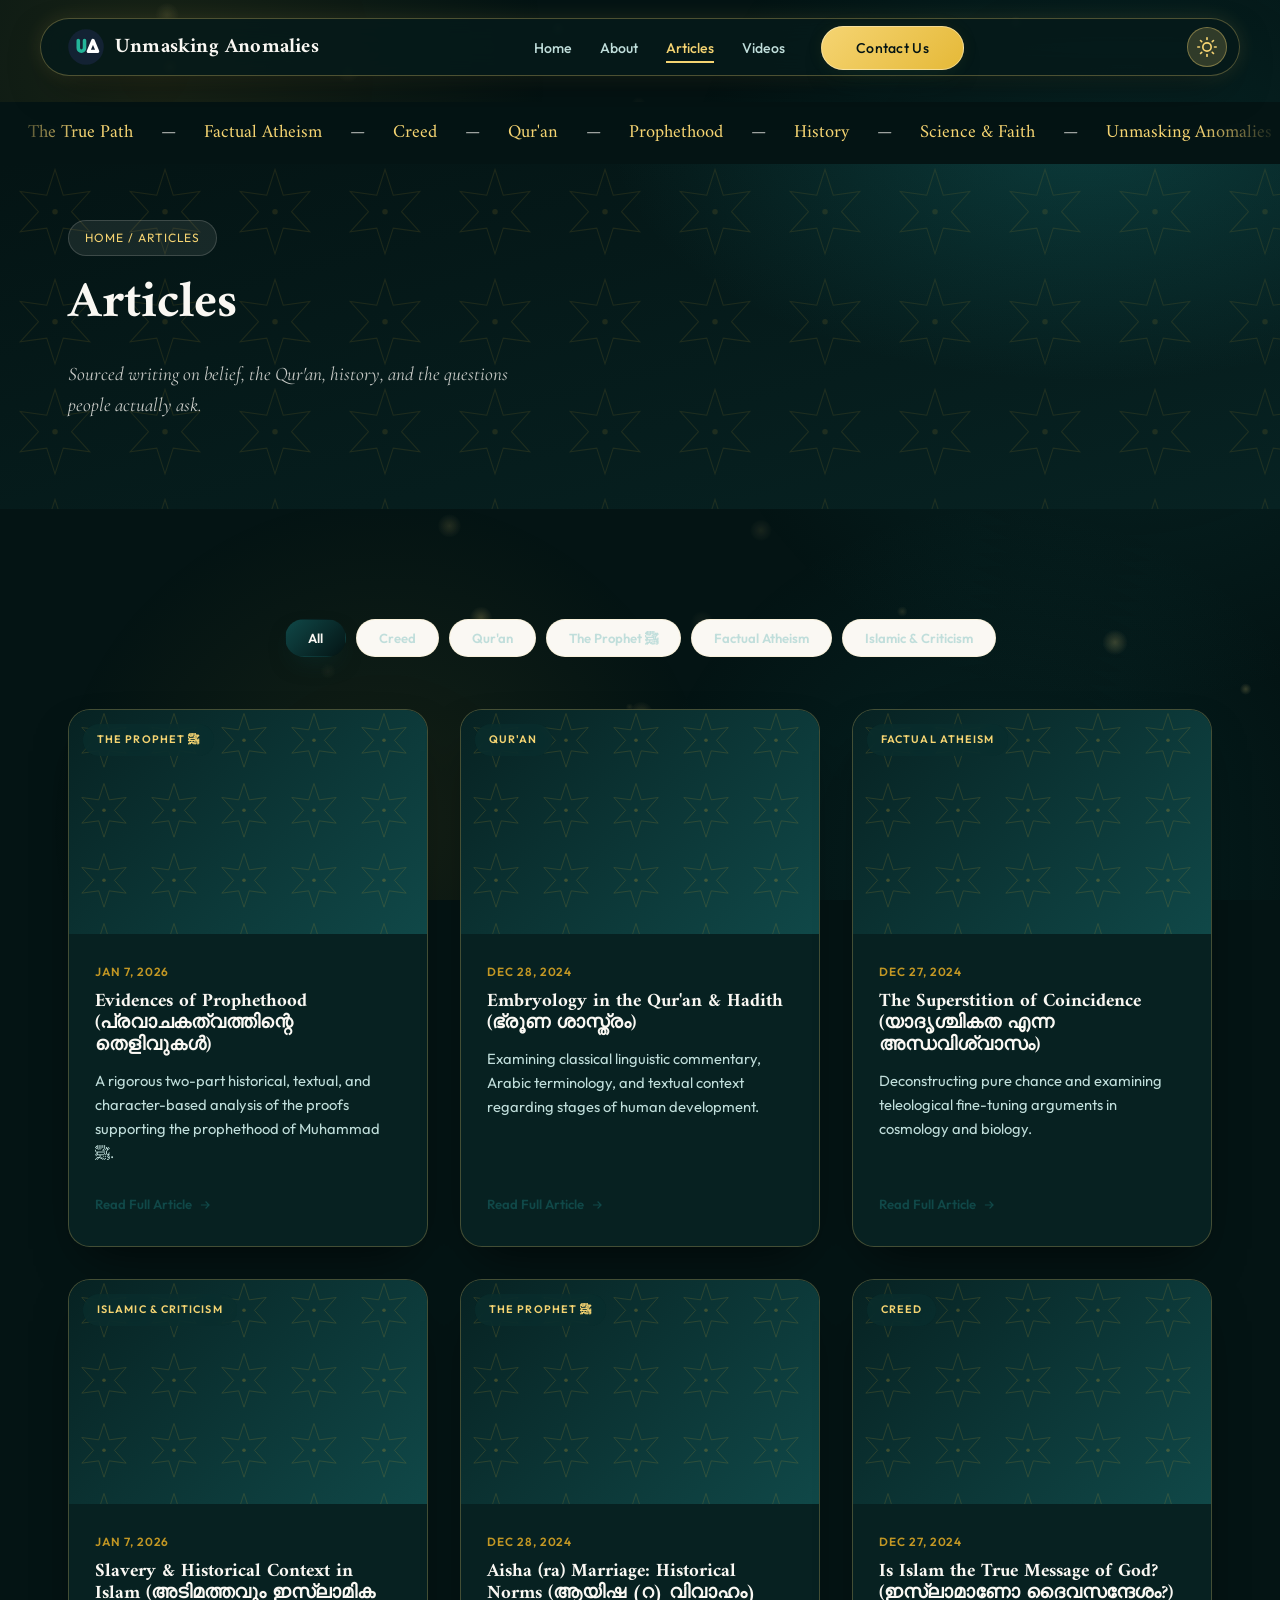
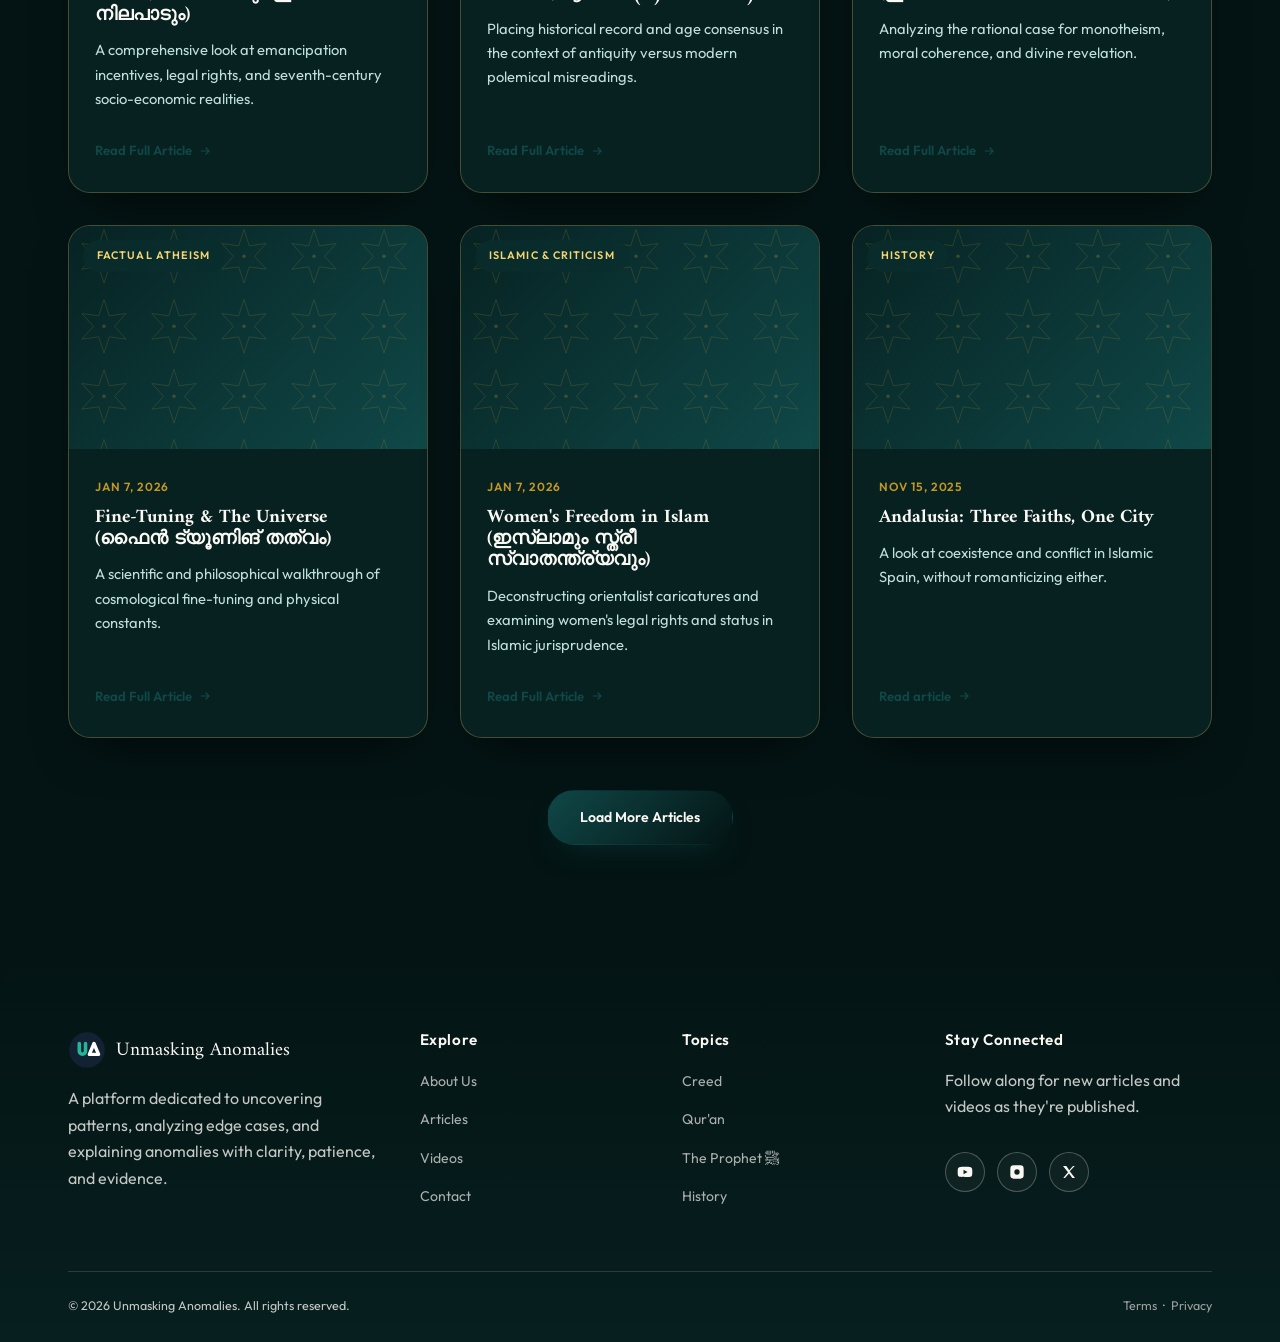
<file: articles.html>
<!DOCTYPE html>
<html lang="en">

<head>
  <meta charset="UTF-8">
  <meta name="viewport" content="width=device-width, initial-scale=1.0">
  <title>Articles — Unmasking Anomalies</title>
  <meta name="description" content="Articles analyzing patterns, anomalies, history, and evidence.">
  <link rel="stylesheet" href="css/styles.css">
</head>

<body>
  <div id="scroll-progress"></div>
  <canvas id="light-particles" aria-hidden="true"></canvas>

  <header class="site-header">
    <nav class="nav container">
      <a href="index.html" class="brand">
        <span class="brand-mark"><img src="images/logo.svg" alt="Unmasking Anomalies Logo"></span>
        <span class="brand-text"><span class="en">Unmasking Anomalies</span></span>
      </a>
      <button class="nav-toggle" aria-label="Toggle menu"><span></span><span></span><span></span></button>
      <ul class="nav-links">
        <li><a href="index.html">Home</a></li>
        <li><a href="about.html">About</a></li>
        <li><a href="articles.html" class="active">Articles</a></li>
        <li><a href="videos.html">Videos</a></li>
        <li><a href="contact.html" class="nav-cta">Contact Us</a></li>
      </ul>
      <button class="theme-toggle" id="theme-toggle" aria-label="Toggle Dark/Light Mode" title="Toggle Dark/Light Mode">
        <svg class="sun-icon" viewBox="0 0 24 24" fill="none" stroke="currentColor" stroke-width="2"
          stroke-linecap="round" stroke-linejoin="round">
          <circle cx="12" cy="12" r="5" />
          <line x1="12" y1="1" x2="12" y2="3" />
          <line x1="12" y1="21" x2="12" y2="23" />
          <line x1="4.22" y1="4.22" x2="5.64" y2="5.64" />
          <line x1="18.36" y1="18.36" x2="19.78" y2="19.78" />
          <line x1="1" y1="12" x2="3" y2="12" />
          <line x1="21" y1="12" x2="23" y2="12" />
          <line x1="4.22" y1="19.78" x2="5.64" y2="18.36" />
          <line x1="18.36" y1="5.64" x2="19.78" y2="4.22" />
        </svg>
        <svg class="moon-icon" viewBox="0 0 24 24" fill="none" stroke="currentColor" stroke-width="2"
          stroke-linecap="round" stroke-linejoin="round">
          <path d="M21 12.79A9 9 0 1 1 11.21 3 7 7 0 0 0 21 12.79z" />
        </svg>
      </button>
    </nav>
  </header>

  <div class="ticker" aria-hidden="true">
    <div class="ticker-track">
      <span><em>The True Path</em> — <em>Factual Atheism</em> — <em>Creed</em> — <em>Qur'an</em> — <em>Prophethood</em>
        — <em>History</em> — <em>Science &amp; Faith</em> — <em>Unmasking Anomalies</em></span>
      <span><em>The True Path</em> — <em>Factual Atheism</em> — <em>Creed</em> — <em>Qur'an</em> — <em>Prophethood</em>
        — <em>History</em> — <em>Science &amp; Faith</em> — <em>Unmasking Anomalies</em></span>
    </div>
  </div>

  <section class="page-header">
    <div class="light-rays-wrap" data-parallax="0.06">
      <div class="light-rays"></div>
    </div>
    <div class="container">
      <div class="breadcrumb">Home / Articles</div>
      <h1>Articles</h1>
      <p
        style="max-width:56ch; color:rgba(250,248,243,.8); font-family:var(--accent-script); font-style:italic; font-size:1.2rem;">
        Sourced writing on belief, the Qur'an, history, and the questions people actually ask.</p>
    </div>
  </section>

  <section>
    <div class="container">
      <div class="filters">
        <button class="active" data-filter="all">All</button>
        <button data-filter="creed">Creed</button>
        <button data-filter="quran">Qur'an</button>
        <button data-filter="prophet">The Prophet ﷺ</button>
        <button data-filter="atheism">Factual Atheism</button>
        <button data-filter="criticism">Islamic &amp; Criticism</button>
      </div>

      <div class="card-grid">

        <article class="card" data-category="prophet">
          <div class="card-media">
            <div class="pattern"></div><span class="tag">The Prophet ﷺ</span>
          </div>
          <div class="card-body">
            <span class="card-meta">Jan 7, 2026</span>
            <h3>Evidences of Prophethood (പ്രവാചകത്വത്തിന്റെ തെളിവുകൾ)</h3>
            <p>A rigorous two-part historical, textual, and character-based analysis of the proofs supporting the
              prophethood of Muhammad ﷺ.</p>
            <a href="article.html?id=prophethood" class="card-link">Read Full Article <svg viewBox="0 0 24 24"
                stroke="currentColor" stroke-width="2" fill="none">
                <path d="M5 12h14M13 6l6 6-6 6" />
              </svg></a>
          </div>
        </article>

        <article class="card" data-category="quran">
          <div class="card-media">
            <div class="pattern"></div><span class="tag">Qur'an</span>
          </div>
          <div class="card-body">
            <span class="card-meta">Dec 28, 2024</span>
            <h3>Embryology in the Qur'an &amp; Hadith (ഭ്രൂണ ശാസ്ത്രം)</h3>
            <p>Examining classical linguistic commentary, Arabic terminology, and textual context regarding stages of
              human development.</p>
            <a href="article.html?id=embryology" class="card-link">Read Full Article <svg viewBox="0 0 24 24"
                stroke="currentColor" stroke-width="2" fill="none">
                <path d="M5 12h14M13 6l6 6-6 6" />
              </svg></a>
          </div>
        </article>

        <article class="card" data-category="atheism">
          <div class="card-media">
            <div class="pattern"></div><span class="tag">Factual Atheism</span>
          </div>
          <div class="card-body">
            <span class="card-meta">Dec 27, 2024</span>
            <h3>The Superstition of Coincidence (യാദൃശ്ചികത എന്ന അന്ധവിശ്വാസം)</h3>
            <p>Deconstructing pure chance and examining teleological fine-tuning arguments in cosmology and biology.</p>
            <a href="article.html?id=coincidence" class="card-link">Read Full Article <svg viewBox="0 0 24 24"
                stroke="currentColor" stroke-width="2" fill="none">
                <path d="M5 12h14M13 6l6 6-6 6" />
              </svg></a>
          </div>
        </article>

        <article class="card" data-category="criticism">
          <div class="card-media">
            <div class="pattern"></div><span class="tag">Islamic &amp; Criticism</span>
          </div>
          <div class="card-body">
            <span class="card-meta">Jan 7, 2026</span>
            <h3>Slavery &amp; Historical Context in Islam (അടിമത്തവും ഇസ്ലാമിക നിലപാടും)</h3>
            <p>A comprehensive look at emancipation incentives, legal rights, and seventh-century socio-economic
              realities.</p>
            <a href="article.html?id=slavery" class="card-link">Read Full Article <svg viewBox="0 0 24 24"
                stroke="currentColor" stroke-width="2" fill="none">
                <path d="M5 12h14M13 6l6 6-6 6" />
              </svg></a>
          </div>
        </article>

        <article class="card" data-category="prophet">
          <div class="card-media">
            <div class="pattern"></div><span class="tag">The Prophet ﷺ</span>
          </div>
          <div class="card-body">
            <span class="card-meta">Dec 28, 2024</span>
            <h3>Aisha (ra) Marriage: Historical Norms (ആയിഷ (റ) വിവാഹം)</h3>
            <p>Placing historical record and age consensus in the context of antiquity versus modern polemical
              misreadings.</p>
            <a href="article.html?id=aisha" class="card-link">Read Full Article <svg viewBox="0 0 24 24"
                stroke="currentColor" stroke-width="2" fill="none">
                <path d="M5 12h14M13 6l6 6-6 6" />
              </svg></a>
          </div>
        </article>

        <article class="card" data-category="creed">
          <div class="card-media">
            <div class="pattern"></div><span class="tag">Creed</span>
          </div>
          <div class="card-body">
            <span class="card-meta">Dec 27, 2024</span>
            <h3>Is Islam the True Message of God? (ഇസ്‌ലാമാണോ ദൈവസന്ദേശം?)</h3>
            <p>Analyzing the rational case for monotheism, moral coherence, and divine revelation.</p>
            <a href="article.html?id=is-islam-true" class="card-link">Read Full Article <svg viewBox="0 0 24 24"
                stroke="currentColor" stroke-width="2" fill="none">
                <path d="M5 12h14M13 6l6 6-6 6" />
              </svg></a>
          </div>
        </article>

        <article class="card" data-category="atheism">
          <div class="card-media">
            <div class="pattern"></div><span class="tag">Factual Atheism</span>
          </div>
          <div class="card-body">
            <span class="card-meta">Jan 7, 2026</span>
            <h3>Fine-Tuning &amp; The Universe (ഫൈൻ ട്യൂണിങ് തത്വം)</h3>
            <p>A scientific and philosophical walkthrough of cosmological fine-tuning and physical constants.</p>
            <a href="article.html?id=fine-tuning" class="card-link">Read Full Article <svg viewBox="0 0 24 24"
                stroke="currentColor" stroke-width="2" fill="none">
                <path d="M5 12h14M13 6l6 6-6 6" />
              </svg></a>
          </div>
        </article>

        <article class="card" data-category="criticism">
          <div class="card-media">
            <div class="pattern"></div><span class="tag">Islamic &amp; Criticism</span>
          </div>
          <div class="card-body">
            <span class="card-meta">Jan 7, 2026</span>
            <h3>Women's Freedom in Islam (ഇസ്‌ലാമും സ്ത്രീ സ്വാതന്ത്ര്യവും)</h3>
            <p>Deconstructing orientalist caricatures and examining women's legal rights and status in Islamic
              jurisprudence.</p>
            <a href="article.html?id=womens-rights" class="card-link">Read Full Article <svg viewBox="0 0 24 24"
                stroke="currentColor" stroke-width="2" fill="none">
                <path d="M5 12h14M13 6l6 6-6 6" />
              </svg></a>
          </div>
        </article>

        <article class="card" data-category="history">
          <div class="card-media">
            <div class="pattern"></div><span class="tag">History</span>
          </div>
          <div class="card-body">
            <span class="card-meta">Nov 15, 2025</span>
            <h3>Andalusia: Three Faiths, One City</h3>
            <p>A look at coexistence and conflict in Islamic Spain, without romanticizing either.</p>
            <a href="#" class="card-link">Read article <svg viewBox="0 0 24 24" stroke="currentColor" stroke-width="2"
                fill="none">
                <path d="M5 12h14M13 6l6 6-6 6" />
              </svg></a>
          </div>
        </article>

      </div>

      <div class="section-foot"><a href="#" class="btn btn-dark">Load More Articles</a></div>
    </div>
  </section>

  <footer>
    <div class="container">
      <div class="footer-grid">
        <div>
          <div class="footer-brand">
            <span class="brand-mark"><img src="images/logo.svg" alt="Unmasking Anomalies Logo"></span>
            <span class="en">Unmasking Anomalies</span>
          </div>
          <p>A platform dedicated to uncovering patterns, analyzing edge cases, and explaining anomalies with clarity,
            patience, and evidence.</p>
        </div>
        <div>
          <h4>Explore</h4>
          <ul>
            <li><a href="about.html">About Us</a></li>
            <li><a href="articles.html">Articles</a></li>
            <li><a href="videos.html">Videos</a></li>
            <li><a href="contact.html">Contact</a></li>
          </ul>
        </div>
        <div>
          <h4>Topics</h4>
          <ul>
            <li><a href="articles.html">Creed</a></li>
            <li><a href="articles.html">Qur'an</a></li>
            <li><a href="articles.html">The Prophet ﷺ</a></li>
            <li><a href="articles.html">History</a></li>
          </ul>
        </div>
        <div>
          <h4>Stay Connected</h4>
          <p>Follow along for new articles and videos as they're published.</p>
          <div class="social-row">
            <a href="#" aria-label="YouTube"><svg viewBox="0 0 24 24">
                <path
                  d="M23 12s0-3.6-.5-5.3c-.3-1-1-1.7-2-2C18.7 4.2 12 4.2 12 4.2s-6.7 0-8.5.5c-1 .3-1.7 1-2 2C1 8.4 1 12 1 12s0 3.6.5 5.3c.3 1 1 1.7 2 2 1.8.5 8.5.5 8.5.5s6.7 0 8.5-.5c1-.3 1.7-1 2-2 .5-1.7.5-5.3.5-5.3zM9.8 15.3V8.7l6 3.3z" />
              </svg></a>
            <a href="#" aria-label="Instagram"><svg viewBox="0 0 24 24">
                <path
                  d="M7 2h10a5 5 0 015 5v10a5 5 0 01-5 5H7a5 5 0 01-5-5V7a5 5 0 015-5zm5 6a4 4 0 100 8 4 4 0 000-8zm5.2-.9a1 1 0 110 2 1 1 0 010-2z" />
              </svg></a>
            <a href="#" aria-label="X"><svg viewBox="0 0 24 24">
                <path d="M3 3l7.5 9.5L3.4 21H6l6-6.8L17 21h4l-7.9-10L20.6 3H18l-5.6 6.4L8 3z" />
              </svg></a>
          </div>
        </div>
      </div>
      <div class="footer-bottom">
        <span>© 2026 Unmasking Anomalies. All rights reserved.</span>
        <span><a href="#">Terms</a> &nbsp;·&nbsp; <a href="#">Privacy</a></span>
      </div>
    </div>
  </footer>

  <script src="js/main.js"></script>
</body>

</html>
</file>
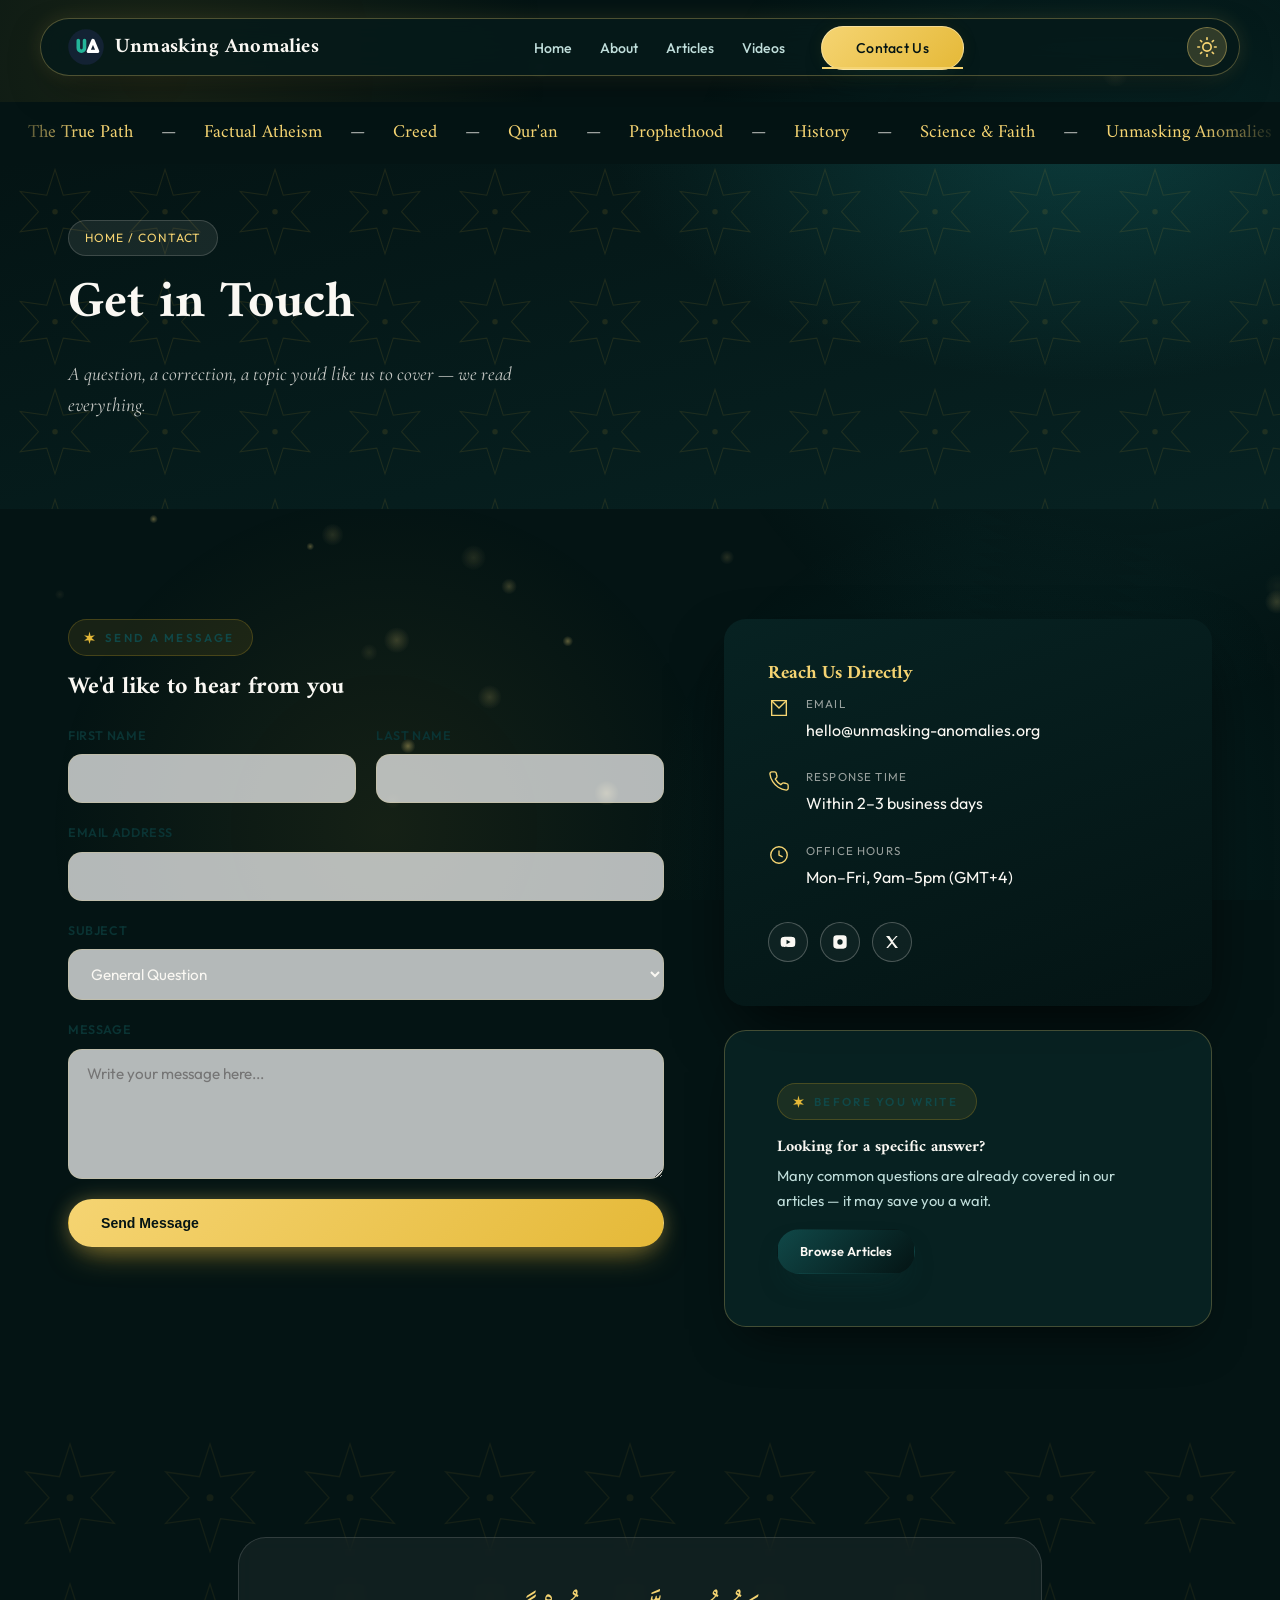
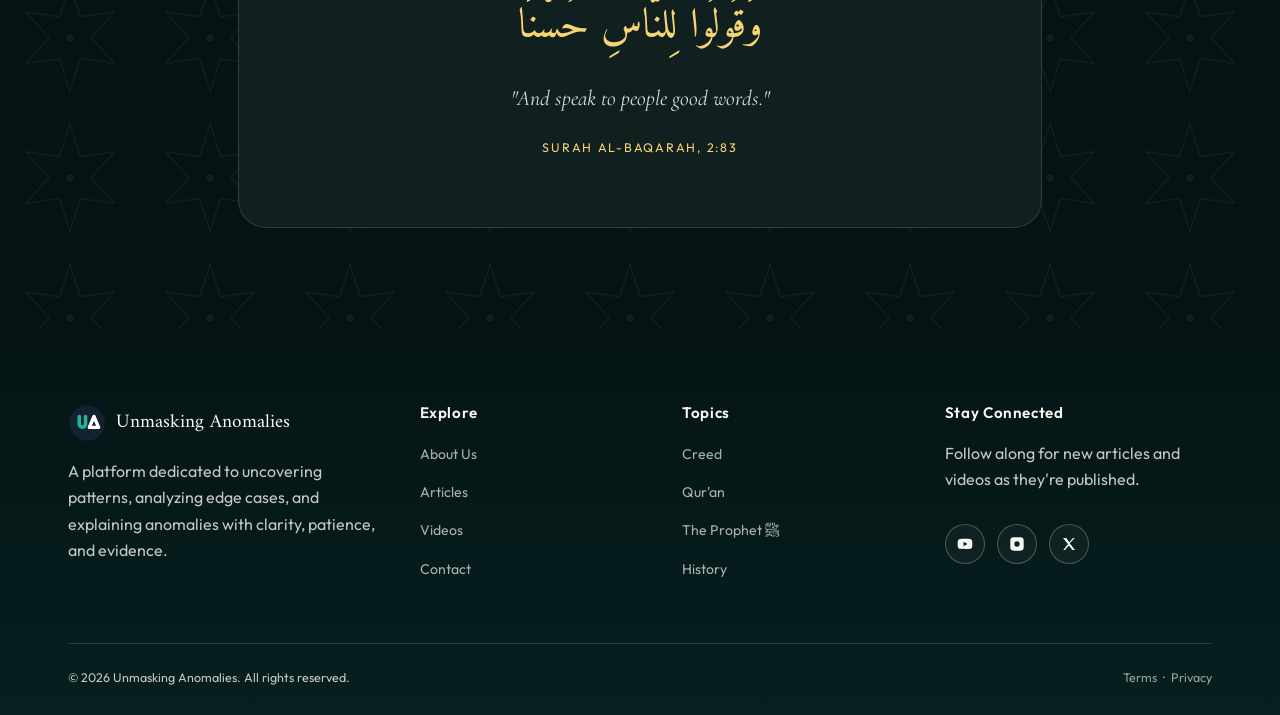
<file: contact.html>
<!DOCTYPE html>
<html lang="en">
<head>
<meta charset="UTF-8">
<meta name="viewport" content="width=device-width, initial-scale=1.0">
<title>Contact Us — Unmasking Anomalies</title>
<meta name="description" content="Get in touch with Unmasking Anomalies — send a question, a correction, or a topic request.">
<link rel="stylesheet" href="css/styles.css">
</head>
<body>
<div id="scroll-progress"></div>
<canvas id="light-particles" aria-hidden="true"></canvas>

<header class="site-header">
  <nav class="nav container">
    <a href="index.html" class="brand">
      <span class="brand-mark"><img src="images/logo.svg" alt="Unmasking Anomalies Logo"></span>
      <span class="brand-text"><span class="en">Unmasking Anomalies</span></span>
    </a>
    <button class="nav-toggle" aria-label="Toggle menu"><span></span><span></span><span></span></button>
    <ul class="nav-links">
      <li><a href="index.html">Home</a></li>
      <li><a href="about.html">About</a></li>
      <li><a href="articles.html">Articles</a></li>
      <li><a href="videos.html">Videos</a></li>
      <li><a href="contact.html" class="nav-cta active">Contact Us</a></li>
    </ul>
    <button class="theme-toggle" id="theme-toggle" aria-label="Toggle Dark/Light Mode" title="Toggle Dark/Light Mode">
      <svg class="sun-icon" viewBox="0 0 24 24" fill="none" stroke="currentColor" stroke-width="2" stroke-linecap="round" stroke-linejoin="round"><circle cx="12" cy="12" r="5"/><line x1="12" y1="1" x2="12" y2="3"/><line x1="12" y1="21" x2="12" y2="23"/><line x1="4.22" y1="4.22" x2="5.64" y2="5.64"/><line x1="18.36" y1="18.36" x2="19.78" y2="19.78"/><line x1="1" y1="12" x2="3" y2="12"/><line x1="21" y1="12" x2="23" y2="12"/><line x1="4.22" y1="19.78" x2="5.64" y2="18.36"/><line x1="18.36" y1="5.64" x2="19.78" y2="4.22"/></svg>
      <svg class="moon-icon" viewBox="0 0 24 24" fill="none" stroke="currentColor" stroke-width="2" stroke-linecap="round" stroke-linejoin="round"><path d="M21 12.79A9 9 0 1 1 11.21 3 7 7 0 0 0 21 12.79z"/></svg>
    </button>
  </nav>
</header>

<div class="ticker" aria-hidden="true">
  <div class="ticker-track">
    <span><em>The True Path</em> — <em>Factual Atheism</em> — <em>Creed</em> — <em>Qur'an</em> — <em>Prophethood</em> — <em>History</em> — <em>Science &amp; Faith</em> — <em>Unmasking Anomalies</em></span>
    <span><em>The True Path</em> — <em>Factual Atheism</em> — <em>Creed</em> — <em>Qur'an</em> — <em>Prophethood</em> — <em>History</em> — <em>Science &amp; Faith</em> — <em>Unmasking Anomalies</em></span>
  </div>
</div>

<section class="page-header">
  <div class="light-rays-wrap" data-parallax="0.06"><div class="light-rays"></div></div>
  <div class="container">
    <div class="breadcrumb">Home / Contact</div>
    <h1>Get in Touch</h1>
    <p style="max-width:56ch; color:rgba(250,248,243,.8); font-family:var(--accent-script); font-style:italic; font-size:1.2rem;">A question, a correction, a topic you'd like us to cover — we read everything.</p>
  </div>
</section>

<section>
  <div class="container">
    <div class="contact-wrap">

      <div class="reveal">
        <span class="eyebrow"><svg viewBox="0 0 24 24"><path d="M12 1 L14 9 L22 8 L16 13 L22 18 L14 17 L12 24 L10 17 L2 18 L8 13 L2 8 L10 9 Z"/></svg>Send a Message</span>
        <h2>We'd like to hear from you</h2>
        <form class="form-grid" data-demo-form style="margin-top:24px;">
          <div class="field">
            <label for="fname">First Name</label>
            <input id="fname" type="text" name="fname" required>
          </div>
          <div class="field">
            <label for="lname">Last Name</label>
            <input id="lname" type="text" name="lname" required>
          </div>
          <div class="field full">
            <label for="email">Email Address</label>
            <input id="email" type="email" name="email" required>
          </div>
          <div class="field full">
            <label for="subject">Subject</label>
            <select id="subject" name="subject">
              <option>General Question</option>
              <option>Article Correction</option>
              <option>Topic Request</option>
              <option>Media / Interview</option>
              <option>Something Else</option>
            </select>
          </div>
          <div class="field full">
            <label for="message">Message</label>
            <textarea id="message" name="message" required placeholder="Write your message here..."></textarea>
          </div>
          <div class="field full">
            <button type="submit" class="btn btn-gold">Send Message</button>
          </div>
        </form>
      </div>

      <div class="reveal">
        <div class="info-card">
          <h3>Reach Us Directly</h3>
          <div class="info-row">
            <span class="ic"><svg viewBox="0 0 24 24"><path d="M4 4h16v16H4z"/><path d="M4 4l8 8 8-8"/></svg></span>
            <div>
              <div class="lbl">Email</div>
              <div>hello@unmasking-anomalies.org</div>
            </div>
          </div>
          <div class="info-row">
            <span class="ic"><svg viewBox="0 0 24 24"><path d="M22 16.9v3a2 2 0 01-2.2 2 19.8 19.8 0 01-8.6-3.1 19.5 19.5 0 01-6-6A19.8 19.8 0 012.1 4.2 2 2 0 014.1 2h3a2 2 0 012 1.7c.1.9.3 1.8.6 2.7a2 2 0 01-.4 2.1L8 9.9a16 16 0 006 6l1.4-1.3a2 2 0 012.1-.4c.9.3 1.8.5 2.7.6a2 2 0 011.8 2z"/></svg></span>
            <div>
              <div class="lbl">Response Time</div>
              <div>Within 2–3 business days</div>
            </div>
          </div>
          <div class="info-row">
            <span class="ic"><svg viewBox="0 0 24 24"><circle cx="12" cy="12" r="9"/><path d="M12 7v5l4 2"/></svg></span>
            <div>
              <div class="lbl">Office Hours</div>
              <div>Mon–Fri, 9am–5pm (GMT+4)</div>
            </div>
          </div>
          <div class="social-row">
            <a href="#" aria-label="YouTube"><svg viewBox="0 0 24 24"><path d="M23 12s0-3.6-.5-5.3c-.3-1-1-1.7-2-2C18.7 4.2 12 4.2 12 4.2s-6.7 0-8.5.5c-1 .3-1.7 1-2 2C1 8.4 1 12 1 12s0 3.6.5 5.3c.3 1 1 1.7 2 2 1.8.5 8.5.5 8.5.5s6.7 0 8.5-.5c1-.3 1.7-1 2-2 .5-1.7.5-5.3.5-5.3zM9.8 15.3V8.7l6 3.3z"/></svg></a>
            <a href="#" aria-label="Instagram"><svg viewBox="0 0 24 24"><path d="M7 2h10a5 5 0 015 5v10a5 5 0 01-5 5H7a5 5 0 01-5-5V7a5 5 0 015-5zm5 6a4 4 0 100 8 4 4 0 000-8zm5.2-.9a1 1 0 110 2 1 1 0 010-2z"/></svg></a>
            <a href="#" aria-label="X"><svg viewBox="0 0 24 24"><path d="M3 3l7.5 9.5L3.4 21H6l6-6.8L17 21h4l-7.9-10L20.6 3H18l-5.6 6.4L8 3z"/></svg></a>
          </div>
        </div>

        <div class="panel" style="margin-top:24px; text-align:left;">
          <span class="eyebrow"><svg viewBox="0 0 24 24"><path d="M12 1 L14 9 L22 8 L16 13 L22 18 L14 17 L12 24 L10 17 L2 18 L8 13 L2 8 L10 9 Z"/></svg>Before You Write</span>
          <h4 style="margin-bottom:8px;">Looking for a specific answer?</h4>
          <p style="margin-bottom:16px; color:var(--ink-soft); font-size:.92rem;">Many common questions are already covered in our articles — it may save you a wait.</p>
          <a href="articles.html" class="btn btn-dark" style="padding:11px 22px; font-size:.8rem;">Browse Articles</a>
        </div>
      </div>

    </div>
  </div>
</section>

<section class="verse">
  <div class="container reveal">
   <div class="panel-glass">
    <p class="arabic">وَقُولُوا لِلنَّاسِ حُسْنًا</p>
    <p class="translation">"And speak to people good words."</p>
    <p class="cite">Surah Al-Baqarah, 2:83</p>
   </div>
  </div>
</section>

<footer>
  <div class="container">
    <div class="footer-grid">
      <div>
        <div class="footer-brand">
          <span class="brand-mark"><img src="images/logo.svg" alt="Unmasking Anomalies Logo"></span>
          <span class="en">Unmasking Anomalies</span>
        </div>
        <p>A platform dedicated to uncovering patterns, analyzing edge cases, and explaining anomalies with clarity, patience, and evidence.</p>
      </div>
      <div>
        <h4>Explore</h4>
        <ul>
          <li><a href="about.html">About Us</a></li>
          <li><a href="articles.html">Articles</a></li>
          <li><a href="videos.html">Videos</a></li>
          <li><a href="contact.html">Contact</a></li>
        </ul>
      </div>
      <div>
        <h4>Topics</h4>
        <ul>
          <li><a href="articles.html">Creed</a></li>
          <li><a href="articles.html">Qur'an</a></li>
          <li><a href="articles.html">The Prophet ﷺ</a></li>
          <li><a href="articles.html">History</a></li>
        </ul>
      </div>
      <div>
        <h4>Stay Connected</h4>
        <p>Follow along for new articles and videos as they're published.</p>
        <div class="social-row">
          <a href="#" aria-label="YouTube"><svg viewBox="0 0 24 24"><path d="M23 12s0-3.6-.5-5.3c-.3-1-1-1.7-2-2C18.7 4.2 12 4.2 12 4.2s-6.7 0-8.5.5c-1 .3-1.7 1-2 2C1 8.4 1 12 1 12s0 3.6.5 5.3c.3 1 1 1.7 2 2 1.8.5 8.5.5 8.5.5s6.7 0 8.5-.5c1-.3 1.7-1 2-2 .5-1.7.5-5.3.5-5.3zM9.8 15.3V8.7l6 3.3z"/></svg></a>
          <a href="#" aria-label="Instagram"><svg viewBox="0 0 24 24"><path d="M7 2h10a5 5 0 015 5v10a5 5 0 01-5 5H7a5 5 0 01-5-5V7a5 5 0 015-5zm5 6a4 4 0 100 8 4 4 0 000-8zm5.2-.9a1 1 0 110 2 1 1 0 010-2z"/></svg></a>
          <a href="#" aria-label="X"><svg viewBox="0 0 24 24"><path d="M3 3l7.5 9.5L3.4 21H6l6-6.8L17 21h4l-7.9-10L20.6 3H18l-5.6 6.4L8 3z"/></svg></a>
        </div>
      </div>
    </div>
    <div class="footer-bottom">
      <span>© 2026 Unmasking Anomalies. All rights reserved.</span>
      <span><a href="#">Terms</a> &nbsp;·&nbsp; <a href="#">Privacy</a></span>
    </div>
  </div>
</footer>

<script src="js/main.js"></script>
</body>
</html>
</file>
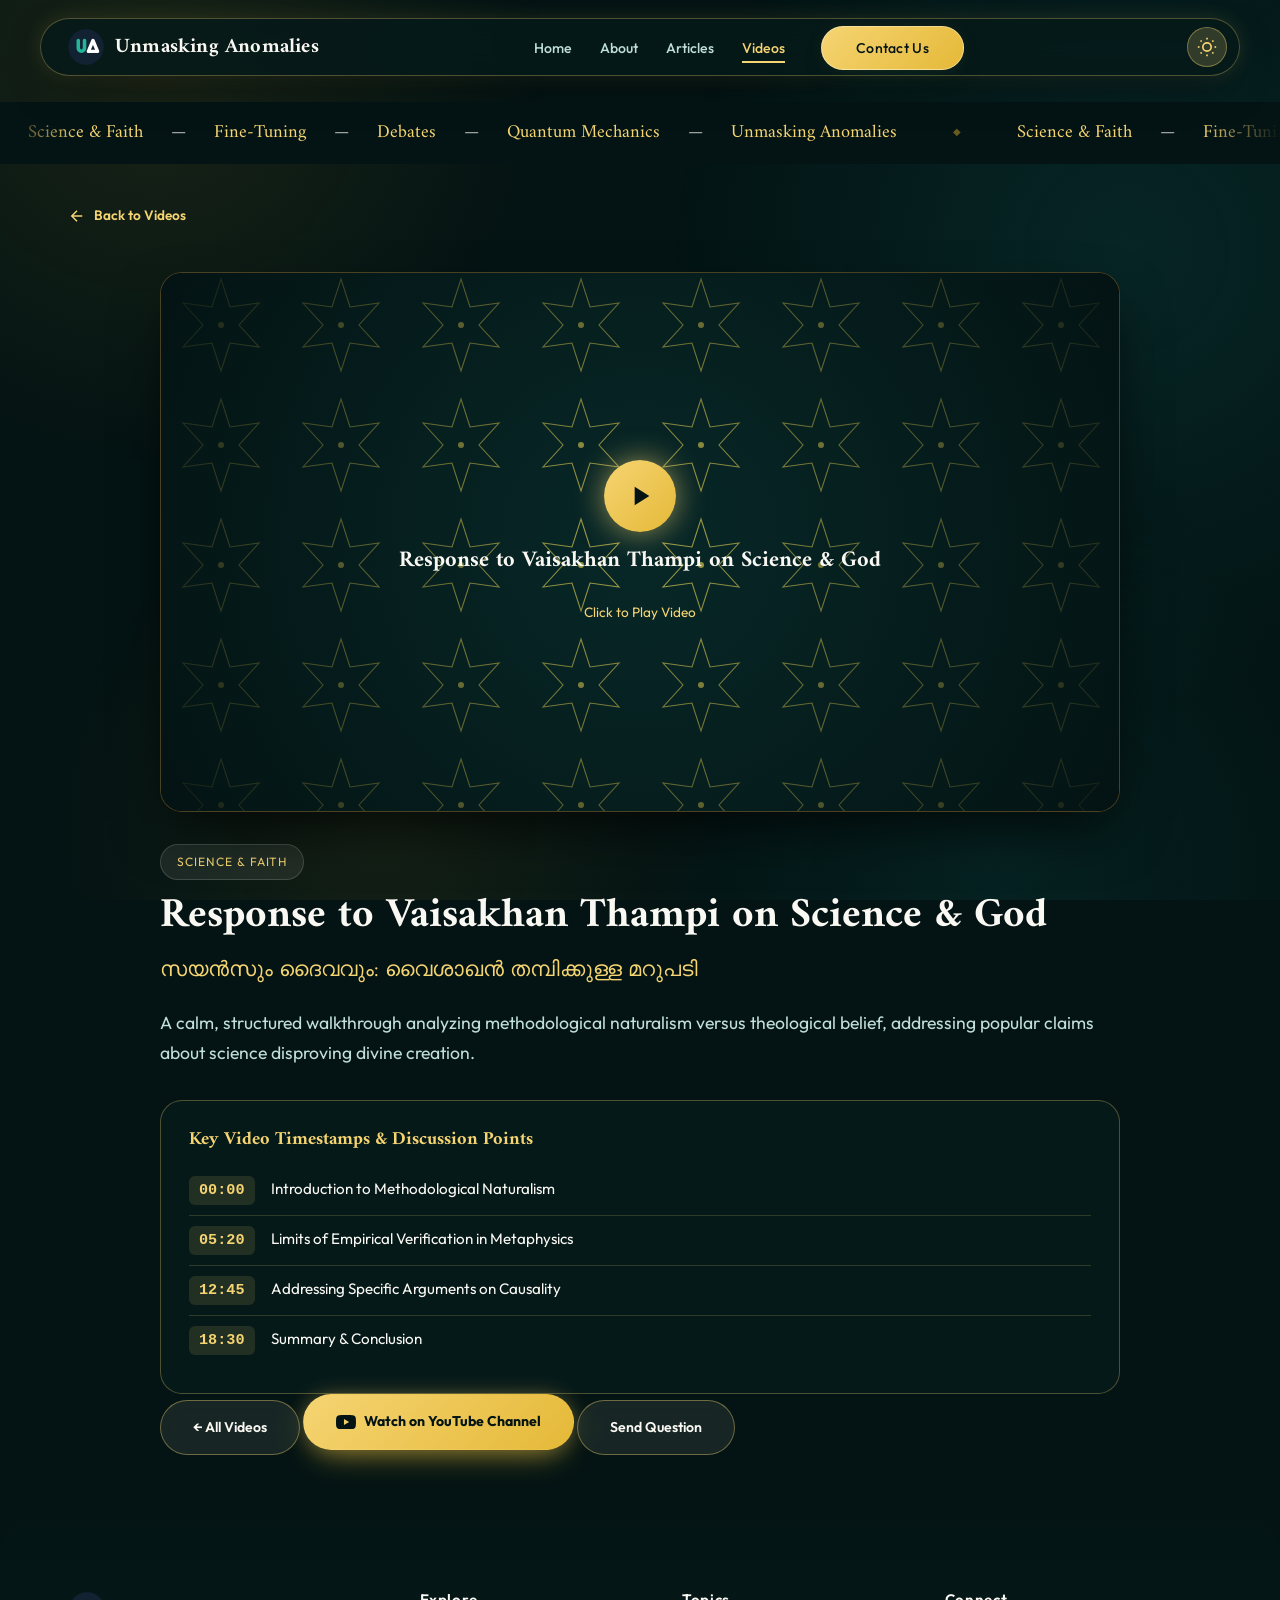
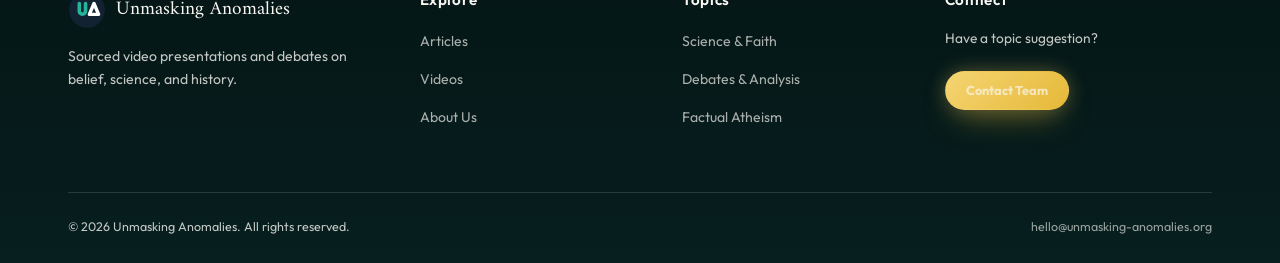
<file: video.html>
<!DOCTYPE html>
<html lang="en" data-theme="dark">
<head>
  <meta charset="UTF-8">
  <meta name="viewport" content="width=device-width, initial-scale=1.0">
  <title>Video — Unmasking Anomalies</title>
  <meta name="description" content="Watch in-depth video analyses on faith, science, and history on Unmasking Anomalies.">
  <link rel="icon" type="image/svg+xml" href="images/logo.svg">
  <link rel="stylesheet" href="css/styles.css">
  <style>
    .video-hero-container {
      max-width: 960px; margin: 40px auto 30px;
    }
    .video-player-frame {
      position: relative; width: 100%; aspect-ratio: 16/9;
      background: #000; border-radius: var(--radius); overflow: hidden;
      box-shadow: 0 25px 60px -15px rgba(0,0,0,0.8);
      border: 1px solid var(--glass-dark-border);
      display: flex; align-items: center; justify-content: center;
    }
    .video-player-frame iframe {
      width: 100%; height: 100%; border: 0;
    }
    .video-thumbnail-placeholder {
      position: absolute; inset: 0;
      background: radial-gradient(circle at center, rgba(31, 158, 158, 0.25), rgba(4, 20, 20, 0.95)),
                  var(--star-tile);
      display: flex; flex-direction: column; align-items: center; justify-content: center;
      gap: 16px; cursor: pointer; text-align: center; padding: 20px;
    }
    .play-btn-pulse {
      width: 72px; height: 72px; border-radius: 50%;
      background: linear-gradient(135deg, var(--gold-300), var(--gold-500));
      color: #041414; display: flex; align-items: center; justify-content: center;
      box-shadow: 0 0 30px rgba(245, 212, 114, 0.6);
      transition: transform 0.25s ease, box-shadow 0.25s ease;
    }
    .video-thumbnail-placeholder:hover .play-btn-pulse {
      transform: scale(1.12);
      box-shadow: 0 0 45px rgba(245, 212, 114, 0.85);
    }
    .video-details-box {
      max-width: 960px; margin: 32px auto 60px;
    }
    .video-title-main {
      font-size: clamp(1.8rem, 3.5vw, 2.6rem); margin-bottom: 12px; line-height: 1.25;
    }
    .video-subtitle-ml {
      font-size: 1.3rem; color: var(--gold-300); margin-bottom: 20px; font-family: var(--display);
    }
    .video-timestamps-card {
      background: var(--glass-dark-bg); border: 1px solid var(--glass-dark-border);
      border-radius: var(--radius); padding: 28px; margin-top: 32px;
    }
    .video-timestamps-card h4 { color: var(--gold-300); margin-bottom: 16px; font-size: 1.15rem; }
    .video-timestamps-card ul { list-style: none; padding: 0; margin: 0; }
    .video-timestamps-card li {
      padding: 10px 0; border-bottom: 1px solid var(--line);
      display: flex; gap: 16px; font-size: 0.95rem; color: var(--ink);
    }
    .video-timestamps-card li:last-child { border-bottom: 0; }
    .timestamp-badge {
      font-family: monospace; font-weight: 700; color: var(--gold-300);
      background: rgba(245, 212, 114, 0.12); padding: 2px 10px; border-radius: 6px;
      flex-shrink: 0;
    }
  </style>
</head>
<body>

<header class="site-header">
  <nav class="nav container">
    <a href="index.html" class="brand">
      <span class="brand-mark"><img src="images/logo.svg" alt="Unmasking Anomalies Logo"></span>
      <span class="brand-text"><span class="en">Unmasking Anomalies</span></span>
    </a>
    <button class="nav-toggle" aria-label="Toggle menu"><span></span><span></span><span></span></button>
    <ul class="nav-links">
      <li><a href="index.html">Home</a></li>
      <li><a href="about.html">About</a></li>
      <li><a href="articles.html">Articles</a></li>
      <li><a href="videos.html" class="active">Videos</a></li>
      <li><a href="contact.html" class="nav-cta">Contact Us</a></li>
    </ul>
    <button class="theme-toggle" id="theme-toggle" aria-label="Toggle Dark/Light Mode" title="Toggle Dark/Light Mode">
      <svg class="sun-icon" viewBox="0 0 24 24" fill="none" stroke="currentColor" stroke-width="2"><circle cx="12" cy="12" r="5"/><line x1="12" y1="1" x2="12" y2="3"/><line x1="12" y1="21" x2="12" y2="23"/><line x1="4.22" y1="4.22" x2="5.64" y2="5.64"/><line x1="18.36" y1="18.36" x2="19.78" y2="19.78"/><line x1="1" y1="12" x2="3" y2="12"/><line x1="21" y1="12" x2="23" y2="12"/><line x1="4.22" y1="19.78" x2="5.64" y2="18.36"/><line x1="18.36" y1="5.64" x2="19.78" y2="4.22"/></svg>
      <svg class="moon-icon" viewBox="0 0 24 24" fill="none" stroke="currentColor" stroke-width="2"><path d="M21 12.79A9 9 0 1 1 11.21 3 7 7 0 0 0 21 12.79z"/></svg>
    </button>
  </nav>
</header>

<div class="ticker" aria-hidden="true">
  <div class="ticker-track">
    <span><em>Science &amp; Faith</em> — <em>Fine-Tuning</em> — <em>Debates</em> — <em>Quantum Mechanics</em> — <em>Unmasking Anomalies</em></span>
    <span><em>Science &amp; Faith</em> — <em>Fine-Tuning</em> — <em>Debates</em> — <em>Quantum Mechanics</em> — <em>Unmasking Anomalies</em></span>
  </div>
</div>

<main class="container">
  <div style="margin-top:40px;">
    <a href="videos.html" class="article-back-link" style="display:inline-flex; align-items:center; gap:8px; font-size:.85rem; font-weight:600; color:var(--gold-300);">
      <svg viewBox="0 0 24 24" width="18" height="18" stroke="currentColor" stroke-width="2" fill="none"><path d="M19 12H5M12 19l-7-7 7-7"/></svg> Back to Videos
    </a>
  </div>

  <div class="video-hero-container">
    <div class="video-player-frame" id="video-frame">
      <div class="video-thumbnail-placeholder" id="play-trigger">
        <div class="play-btn-pulse">
          <svg viewBox="0 0 24 24" width="32" height="32" fill="currentColor"><path d="M8 5v14l11-7z"/></svg>
        </div>
        <h3 id="video-thumb-title" style="color:#faf8f3; font-size:1.4rem; max-width:80%;">Video Title Loading...</h3>
        <span style="font-size:0.85rem; color:var(--gold-300);">Click to Play Video</span>
      </div>
    </div>
  </div>

  <div class="video-details-box">
    <div id="video-tag" class="breadcrumb" style="margin-bottom:10px;">Science &amp; Faith</div>
    <h1 id="video-title-en" class="video-title-main">Video Title Loading...</h1>
    <div id="video-title-ml" class="video-subtitle-ml"></div>
    <p id="video-desc" style="font-size:1.1rem; line-height:1.7; color:var(--ink-soft);"></p>

    <div class="video-timestamps-card">
      <h4>Key Video Timestamps &amp; Discussion Points</h4>
      <ul id="video-timestamps-list">
        <li><span class="timestamp-badge">00:00</span><span>Introduction &amp; Context</span></li>
      </ul>
    </div>

    <div class="article-nav-buttons">
      <a href="videos.html" class="btn btn-outline">← All Videos</a>
      <a id="yt-channel-btn" href="https://www.youtube.com/@UnmaskingAtheism" target="_blank" rel="noopener" class="btn btn-gold" style="display:inline-flex; align-items:center; gap:8px;">
        <svg viewBox="0 0 24 24" width="20" height="20" fill="currentColor"><path d="M23.498 6.186a3.016 3.016 0 0 0-2.122-2.136C19.505 3.545 12 3.545 12 3.545s-7.505 0-9.377.505A3.017 3.017 0 0 0 .502 6.186C0 8.07 0 12 0 12s0 3.93.502 5.814a3.016 3.016 0 0 0 2.122 2.136c1.871.505 9.376.505 9.376.505s7.505 0 9.377-.505a3.015 3.015 0 0 0 2.122-2.136C24 15.93 24 12 24 12s0-3.93-.502-5.814zM9.545 15.568V8.432L15.818 12l-6.273 3.568z"/></svg> Watch on YouTube Channel
      </a>
      <a href="contact.html" class="btn btn-outline">Send Question</a>
    </div>
  </div>
</main>

<footer>
  <div class="container">
    <div class="footer-grid">
      <div>
        <div class="footer-brand">
          <span class="brand-mark"><img src="images/logo.svg" alt="Unmasking Anomalies Logo"></span>
          <span class="en">Unmasking Anomalies</span>
        </div>
        <p style="font-size:.88rem; max-width:32ch;">Sourced video presentations and debates on belief, science, and history.</p>
      </div>
      <div>
        <h4>Explore</h4>
        <ul>
          <li><a href="articles.html">Articles</a></li>
          <li><a href="videos.html">Videos</a></li>
          <li><a href="about.html">About Us</a></li>
        </ul>
      </div>
      <div>
        <h4>Topics</h4>
        <ul>
          <li><a href="videos.html">Science &amp; Faith</a></li>
          <li><a href="videos.html">Debates &amp; Analysis</a></li>
          <li><a href="videos.html">Factual Atheism</a></li>
        </ul>
      </div>
      <div>
        <h4>Connect</h4>
        <p style="font-size:.86rem;">Have a topic suggestion?</p>
        <a href="contact.html" class="btn btn-gold" style="padding:8px 20px; font-size:.8rem; margin-top:8px;">Contact Team</a>
      </div>
    </div>
    <div class="footer-bottom">
      <span>&copy; 2026 Unmasking Anomalies. All rights reserved.</span>
      <span><a href="contact.html">hello@unmasking-anomalies.org</a></span>
    </div>
  </div>
</footer>

<script src="js/main.js"></script>
<script>
const videosDB = {
  "vaisakhan": {
    category: "Science & Faith",
    titleEn: "Response to Vaisakhan Thampi on Science & God",
    titleMl: "സയൻസും ദൈവവും: വൈശാഖൻ തമ്പിക്കുള്ള മറുപടി",
    desc: "A calm, structured walkthrough analyzing methodological naturalism versus theological belief, addressing popular claims about science disproving divine creation.",
    embedUrl: "https://www.youtube-nocookie.com/embed/zG3V29wUqX4",
    channelUrl: "https://www.youtube.com/@UnmaskingAtheism",
    timestamps: [
      { time: "00:00", topic: "Introduction to Methodological Naturalism" },
      { time: "05:20", topic: "Limits of Empirical Verification in Metaphysics" },
      { time: "12:45", topic: "Addressing Specific Arguments on Causality" },
      { time: "18:30", topic: "Summary & Conclusion" }
    ]
  },
  "finetuning": {
    category: "Science & Faith",
    titleEn: "Reacting to Fine-Tuning Critique",
    titleMl: "രവി കണ്ട ‘പതെറ്റിക്ക്’ ഫൈൻ ട്യൂണിങ്",
    desc: "Deconstructing common objections to physical constants and cosmological fine-tuning arguments with mathematical rigor.",
    embedUrl: "https://www.youtube-nocookie.com/embed/e9N_mQoJ1fE",
    channelUrl: "https://www.youtube.com/@UnmaskingAtheism",
    timestamps: [
      { time: "00:00", topic: "Defining Cosmological Fine-Tuning" },
      { time: "04:15", topic: "The Gravitational Constant & Cosmological Constant" },
      { time: "11:10", topic: "Multiverse Hypothesis vs Teleological Design" }
    ]
  },
  "javedakhtar": {
    category: "Debates & Analysis",
    titleEn: "Debate Analysis: Javed Akhtar vs Mufti Shamail Nadwi",
    titleMl: "ജാവേദ് അക്തർ സംവാദം: യുക്തിഭദ്രമായ വിശകലനം",
    desc: "An in-depth logical and rhetorical breakdown of the high-profile North India inter-faith debate on morality and revelation.",
    embedUrl: "https://www.youtube-nocookie.com/embed/Wd-h-L_n7k8",
    channelUrl: "https://www.youtube.com/@UnmaskingAtheism",
    timestamps: [
      { time: "00:00", topic: "Overview of the Debate Premise" },
      { time: "06:30", topic: "Objective Morality without Divine Command" },
      { time: "15:00", topic: "Historical Records & Textual Authority" }
    ]
  },
  "quantum": {
    category: "Factual Atheism",
    titleEn: "Quantum Physics is Not Magic!",
    titleMl: "ക്വാണ്ടം ഫിസിക്സ് മാജിക്കല്ല",
    desc: "Reacting to modern popular science blunders and explaining quantum mechanics and wave function collapse in plain terms.",
    embedUrl: "https://www.youtube-nocookie.com/embed/U70dCq6cZ0U",
    channelUrl: "https://www.youtube.com/@UnmaskingAtheism",
    timestamps: [
      { time: "00:00", topic: "Common Quantum Misconceptions" },
      { time: "05:50", topic: "Wave-Particle Duality Explained" },
      { time: "12:10", topic: "Why Quantum Randomness Does Not Mean Chaos" }
    ]
  },
  "sciencereligion": {
    category: "Science & Faith",
    titleEn: "Reacting to Science and Religion Arguments",
    titleMl: "മാറുന്ന സയൻസും മാറാത്ത മതവും",
    desc: "Addressing the shifting paradigm of scientific theories versus absolute metaphysical truths.",
    embedUrl: "https://www.youtube-nocookie.com/embed/Z9g5T4dE2iY",
    channelUrl: "https://www.youtube.com/@UnmaskingAtheism",
    timestamps: [
      { time: "00:00", topic: "The Evolution of Scientific Paradigms" },
      { time: "07:20", topic: "Scientific Realism vs Instrumentalism" },
      { time: "14:00", topic: "Harmonizing Science & Divine Revelation" }
    ]
  },
  "arifhussain": {
    category: "Debates & Analysis",
    titleEn: "Exposing Big Blunders by Arif Hussain Theruvath",
    titleMl: "ആരിഫ് ഹുസൈൻ തെരുവത്തിന്റെ പിഴവുകൾ",
    desc: "Fact-checking historical and scientific claims made in contemporary atheist lectures.",
    embedUrl: "https://www.youtube-nocookie.com/embed/3xY8a7W1J3E",
    channelUrl: "https://www.youtube.com/@UnmaskingAtheism",
    timestamps: [
      { time: "00:00", topic: "Fact-Checking Historical Claims" },
      { time: "08:15", topic: "Textual & Linguistic Errors Addressed" },
      { time: "16:40", topic: "Concluding Remarks" }
    ]
  }
};

document.addEventListener('DOMContentLoaded', () => {
  const urlParams = new URLSearchParams(window.location.search);
  const videoId = urlParams.get('id') || 'vaisakhan';
  const data = videosDB[videoId] || videosDB['vaisakhan'];

  document.title = data.titleEn + " — Unmasking Anomalies";
  document.getElementById('video-tag').textContent = data.category;
  document.getElementById('video-title-en').textContent = data.titleEn;
  document.getElementById('video-thumb-title').textContent = data.titleEn;
  document.getElementById('video-title-ml').textContent = data.titleMl;
  document.getElementById('video-desc').textContent = data.desc;
  
  if (data.channelUrl) {
    document.getElementById('yt-channel-btn').href = data.channelUrl;
  }

  const timestampsList = document.getElementById('video-timestamps-list');
  timestampsList.innerHTML = data.timestamps.map(ts => `
    <li>
      <span class="timestamp-badge">${ts.time}</span>
      <span>${ts.topic}</span>
    </li>
  `).join('');

  document.getElementById('play-trigger').addEventListener('click', () => {
    document.getElementById('video-frame').innerHTML = `
      <iframe src="${data.embedUrl}?autoplay=1" title="${data.titleEn}" allow="accelerometer; autoplay; clipboard-write; encrypted-media; gyroscope; picture-in-picture" allowfullscreen></iframe>
    `;
  });
});
</script>

</body>
</html>
</file>
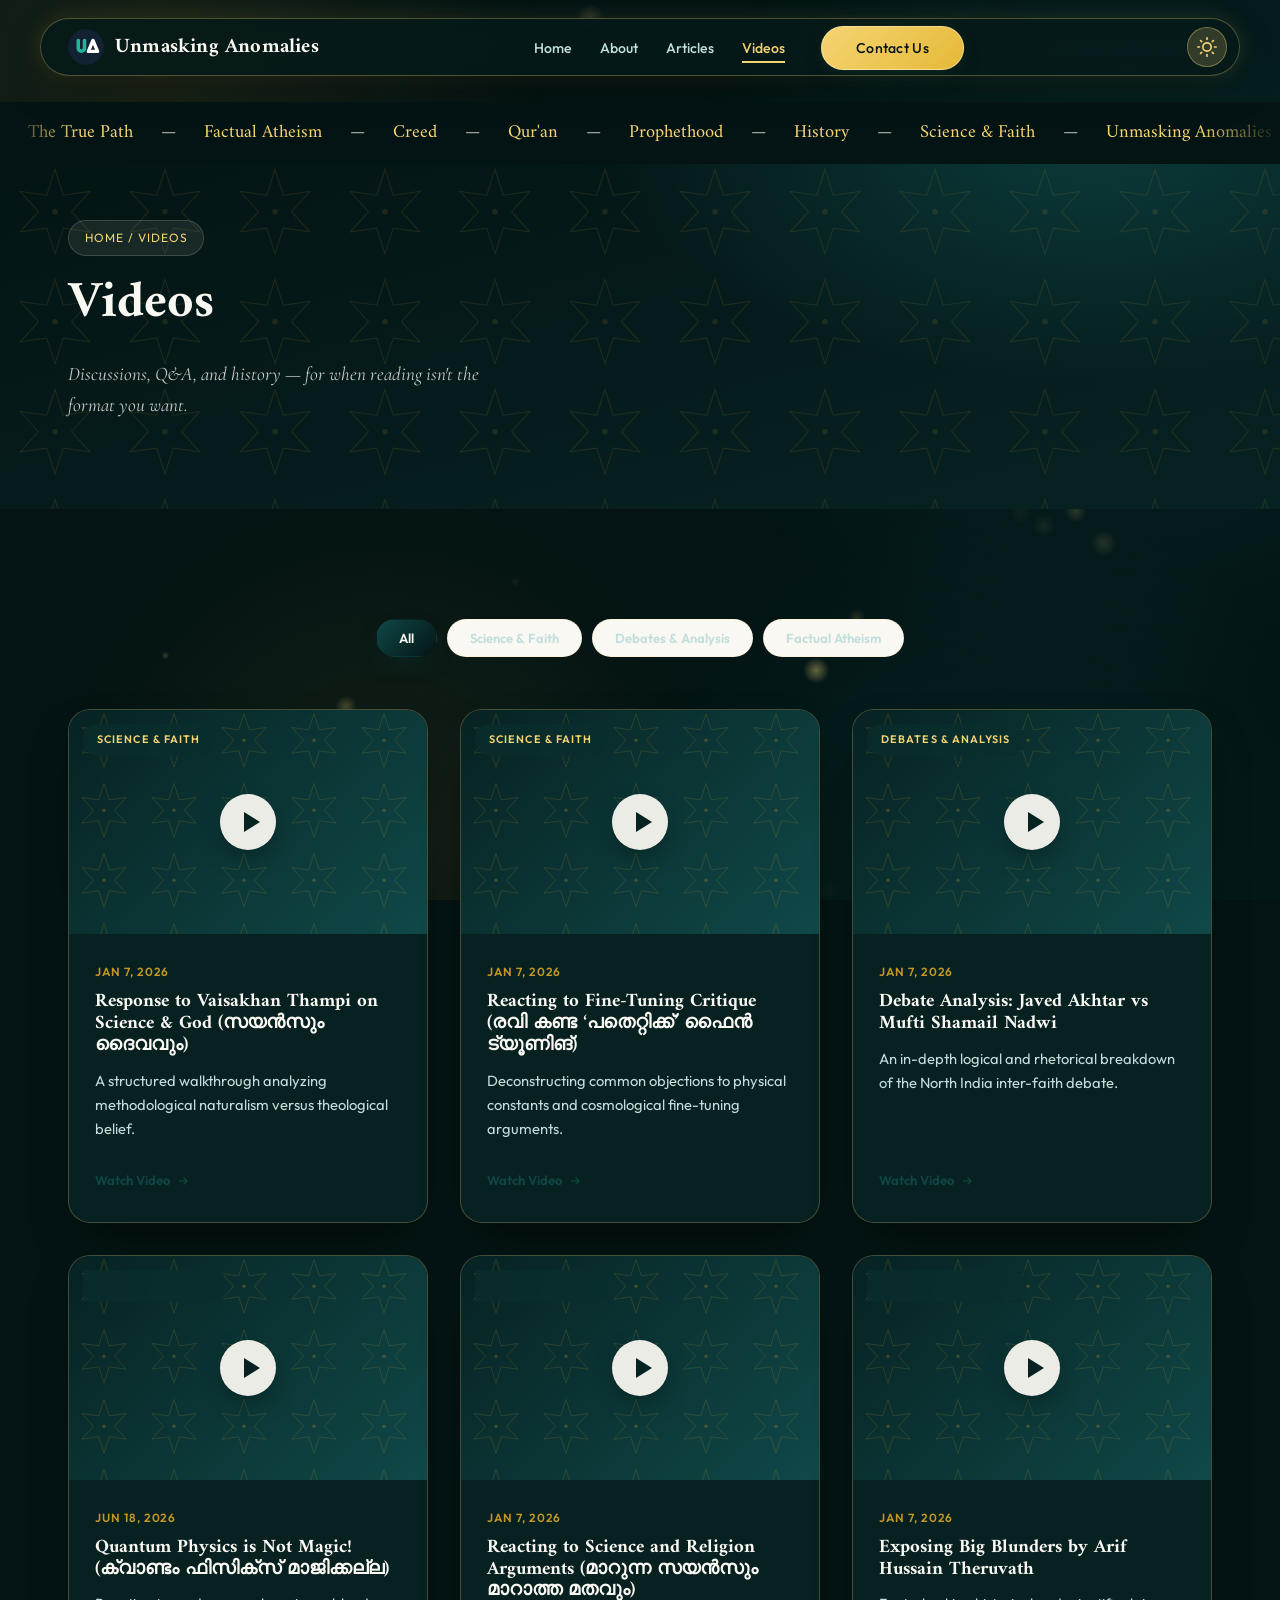
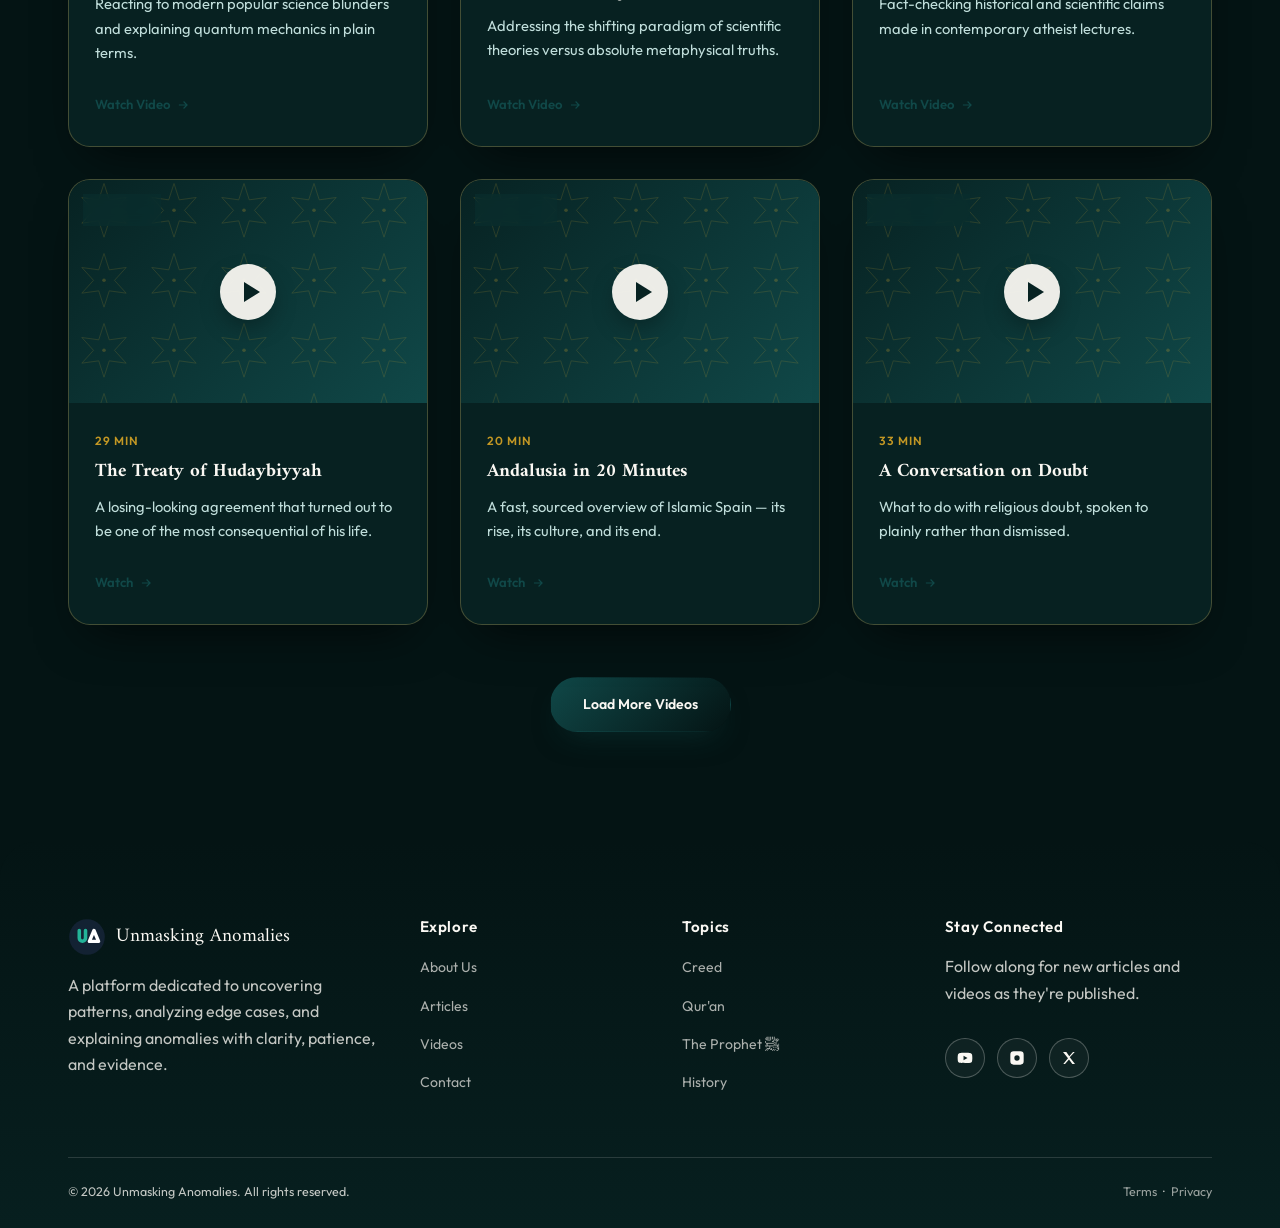
<file: videos.html>
<!DOCTYPE html>
<html lang="en">
<head>
<meta charset="UTF-8">
<meta name="viewport" content="width=device-width, initial-scale=1.0">
<title>Videos — Unmasking Anomalies</title>
<meta name="description" content="Discussions, analysis, and videos explaining complex patterns and anomalies.">
<link rel="stylesheet" href="css/styles.css">
</head>
<body>
<div id="scroll-progress"></div>
<canvas id="light-particles" aria-hidden="true"></canvas>

<header class="site-header">
  <nav class="nav container">
    <a href="index.html" class="brand">
      <span class="brand-mark"><img src="images/logo.svg" alt="Unmasking Anomalies Logo"></span>
      <span class="brand-text"><span class="en">Unmasking Anomalies</span></span>
    </a>
    <button class="nav-toggle" aria-label="Toggle menu"><span></span><span></span><span></span></button>
    <ul class="nav-links">
      <li><a href="index.html">Home</a></li>
      <li><a href="about.html">About</a></li>
      <li><a href="articles.html">Articles</a></li>
      <li><a href="videos.html" class="active">Videos</a></li>
      <li><a href="contact.html" class="nav-cta">Contact Us</a></li>
    </ul>
    <button class="theme-toggle" id="theme-toggle" aria-label="Toggle Dark/Light Mode" title="Toggle Dark/Light Mode">
      <svg class="sun-icon" viewBox="0 0 24 24" fill="none" stroke="currentColor" stroke-width="2" stroke-linecap="round" stroke-linejoin="round"><circle cx="12" cy="12" r="5"/><line x1="12" y1="1" x2="12" y2="3"/><line x1="12" y1="21" x2="12" y2="23"/><line x1="4.22" y1="4.22" x2="5.64" y2="5.64"/><line x1="18.36" y1="18.36" x2="19.78" y2="19.78"/><line x1="1" y1="12" x2="3" y2="12"/><line x1="21" y1="12" x2="23" y2="12"/><line x1="4.22" y1="19.78" x2="5.64" y2="18.36"/><line x1="18.36" y1="5.64" x2="19.78" y2="4.22"/></svg>
      <svg class="moon-icon" viewBox="0 0 24 24" fill="none" stroke="currentColor" stroke-width="2" stroke-linecap="round" stroke-linejoin="round"><path d="M21 12.79A9 9 0 1 1 11.21 3 7 7 0 0 0 21 12.79z"/></svg>
    </button>
  </nav>
</header>

<div class="ticker" aria-hidden="true">
  <div class="ticker-track">
    <span><em>The True Path</em> — <em>Factual Atheism</em> — <em>Creed</em> — <em>Qur'an</em> — <em>Prophethood</em> — <em>History</em> — <em>Science &amp; Faith</em> — <em>Unmasking Anomalies</em></span>
    <span><em>The True Path</em> — <em>Factual Atheism</em> — <em>Creed</em> — <em>Qur'an</em> — <em>Prophethood</em> — <em>History</em> — <em>Science &amp; Faith</em> — <em>Unmasking Anomalies</em></span>
  </div>
</div>

<section class="page-header">
  <div class="light-rays-wrap" data-parallax="0.06"><div class="light-rays"></div></div>
  <div class="container">
    <div class="breadcrumb">Home / Videos</div>
    <h1>Videos</h1>
    <p style="max-width:56ch; color:rgba(250,248,243,.8); font-family:var(--accent-script); font-style:italic; font-size:1.2rem;">Discussions, Q&amp;A, and history — for when reading isn't the format you want.</p>
  </div>
</section>

<section>
  <div class="container">
    <div class="filters">
      <button class="active" data-filter="all">All</button>
      <button data-filter="science">Science &amp; Faith</button>
      <button data-filter="debate">Debates &amp; Analysis</button>
      <button data-filter="atheism">Factual Atheism</button>
    </div>

    <div class="card-grid">

      <article class="card" data-category="science">
        <div class="card-media video"><div class="pattern"></div><span class="tag">Science &amp; Faith</span></div>
        <div class="card-body">
          <span class="card-meta">Jan 7, 2026</span>
          <h3>Response to Vaisakhan Thampi on Science &amp; God (സയൻസും ദൈവവും)</h3>
          <p>A structured walkthrough analyzing methodological naturalism versus theological belief.</p>
          <a href="video.html?id=vaisakhan" class="card-link">Watch Video <svg viewBox="0 0 24 24" stroke="currentColor" stroke-width="2" fill="none"><path d="M5 12h14M13 6l6 6-6 6"/></svg></a>
        </div>
      </article>

      <article class="card" data-category="science">
        <div class="card-media video"><div class="pattern"></div><span class="tag">Science &amp; Faith</span></div>
        <div class="card-body">
          <span class="card-meta">Jan 7, 2026</span>
          <h3>Reacting to Fine-Tuning Critique (രവി കണ്ട ‘പതെറ്റിക്ക്’ ഫൈൻ ട്യൂണിങ്)</h3>
          <p>Deconstructing common objections to physical constants and cosmological fine-tuning arguments.</p>
          <a href="video.html?id=finetuning" class="card-link">Watch Video <svg viewBox="0 0 24 24" stroke="currentColor" stroke-width="2" fill="none"><path d="M5 12h14M13 6l6 6-6 6"/></svg></a>
        </div>
      </article>

      <article class="card" data-category="debate">
        <div class="card-media video"><div class="pattern"></div><span class="tag">Debates &amp; Analysis</span></div>
        <div class="card-body">
          <span class="card-meta">Jan 7, 2026</span>
          <h3>Debate Analysis: Javed Akhtar vs Mufti Shamail Nadwi</h3>
          <p>An in-depth logical and rhetorical breakdown of the North India inter-faith debate.</p>
          <a href="video.html?id=javedakhtar" class="card-link">Watch Video <svg viewBox="0 0 24 24" stroke="currentColor" stroke-width="2" fill="none"><path d="M5 12h14M13 6l6 6-6 6"/></svg></a>
        </div>
      </article>

      <article class="card" data-category="atheism">
        <div class="card-media video"><div class="pattern"></div><span class="tag">Factual Atheism</span></div>
        <div class="card-body">
          <span class="card-meta">Jun 18, 2026</span>
          <h3>Quantum Physics is Not Magic! (ക്വാണ്ടം ഫിസിക്സ് മാജിക്കല്ല)</h3>
          <p>Reacting to modern popular science blunders and explaining quantum mechanics in plain terms.</p>
          <a href="video.html?id=quantum" class="card-link">Watch Video <svg viewBox="0 0 24 24" stroke="currentColor" stroke-width="2" fill="none"><path d="M5 12h14M13 6l6 6-6 6"/></svg></a>
        </div>
      </article>

      <article class="card" data-category="science">
        <div class="card-media video"><div class="pattern"></div><span class="tag">Science &amp; Faith</span></div>
        <div class="card-body">
          <span class="card-meta">Jan 7, 2026</span>
          <h3>Reacting to Science and Religion Arguments (മാറുന്ന സയൻസും മാറാത്ത മതവും)</h3>
          <p>Addressing the shifting paradigm of scientific theories versus absolute metaphysical truths.</p>
          <a href="video.html?id=sciencereligion" class="card-link">Watch Video <svg viewBox="0 0 24 24" stroke="currentColor" stroke-width="2" fill="none"><path d="M5 12h14M13 6l6 6-6 6"/></svg></a>
        </div>
      </article>

      <article class="card" data-category="debate">
        <div class="card-media video"><div class="pattern"></div><span class="tag">Debates &amp; Analysis</span></div>
        <div class="card-body">
          <span class="card-meta">Jan 7, 2026</span>
          <h3>Exposing Big Blunders by Arif Hussain Theruvath</h3>
          <p>Fact-checking historical and scientific claims made in contemporary atheist lectures.</p>
          <a href="video.html?id=arifhussain" class="card-link">Watch Video <svg viewBox="0 0 24 24" stroke="currentColor" stroke-width="2" fill="none"><path d="M5 12h14M13 6l6 6-6 6"/></svg></a>
        </div>
      </article>

      <article class="card" data-category="seerah">
        <div class="card-media video"><div class="pattern"></div><span class="tag">Seerah</span></div>
        <div class="card-body">
          <span class="card-meta">29 min</span>
          <h3>The Treaty of Hudaybiyyah</h3>
          <p>A losing-looking agreement that turned out to be one of the most consequential of his life.</p>
          <a href="#" class="card-link">Watch <svg viewBox="0 0 24 24" stroke="currentColor" stroke-width="2" fill="none"><path d="M5 12h14M13 6l6 6-6 6"/></svg></a>
        </div>
      </article>

      <article class="card" data-category="history">
        <div class="card-media video"><div class="pattern"></div><span class="tag">History</span></div>
        <div class="card-body">
          <span class="card-meta">20 min</span>
          <h3>Andalusia in 20 Minutes</h3>
          <p>A fast, sourced overview of Islamic Spain — its rise, its culture, and its end.</p>
          <a href="#" class="card-link">Watch <svg viewBox="0 0 24 24" stroke="currentColor" stroke-width="2" fill="none"><path d="M5 12h14M13 6l6 6-6 6"/></svg></a>
        </div>
      </article>

      <article class="card" data-category="discussion">
        <div class="card-media video"><div class="pattern"></div><span class="tag">Discussion</span></div>
        <div class="card-body">
          <span class="card-meta">33 min</span>
          <h3>A Conversation on Doubt</h3>
          <p>What to do with religious doubt, spoken to plainly rather than dismissed.</p>
          <a href="#" class="card-link">Watch <svg viewBox="0 0 24 24" stroke="currentColor" stroke-width="2" fill="none"><path d="M5 12h14M13 6l6 6-6 6"/></svg></a>
        </div>
      </article>

    </div>

    <div class="section-foot"><a href="#" class="btn btn-dark">Load More Videos</a></div>
  </div>
</section>

<footer>
  <div class="container">
    <div class="footer-grid">
      <div>
        <div class="footer-brand">
          <span class="brand-mark"><img src="images/logo.svg" alt="Unmasking Anomalies Logo"></span>
          <span class="en">Unmasking Anomalies</span>
        </div>
        <p>A platform dedicated to uncovering patterns, analyzing edge cases, and explaining anomalies with clarity, patience, and evidence.</p>
      </div>
      <div>
        <h4>Explore</h4>
        <ul>
          <li><a href="about.html">About Us</a></li>
          <li><a href="articles.html">Articles</a></li>
          <li><a href="videos.html">Videos</a></li>
          <li><a href="contact.html">Contact</a></li>
        </ul>
      </div>
      <div>
        <h4>Topics</h4>
        <ul>
          <li><a href="articles.html">Creed</a></li>
          <li><a href="articles.html">Qur'an</a></li>
          <li><a href="articles.html">The Prophet ﷺ</a></li>
          <li><a href="articles.html">History</a></li>
        </ul>
      </div>
      <div>
        <h4>Stay Connected</h4>
        <p>Follow along for new articles and videos as they're published.</p>
        <div class="social-row">
          <a href="#" aria-label="YouTube"><svg viewBox="0 0 24 24"><path d="M23 12s0-3.6-.5-5.3c-.3-1-1-1.7-2-2C18.7 4.2 12 4.2 12 4.2s-6.7 0-8.5.5c-1 .3-1.7 1-2 2C1 8.4 1 12 1 12s0 3.6.5 5.3c.3 1 1 1.7 2 2 1.8.5 8.5.5 8.5.5s6.7 0 8.5-.5c1-.3 1.7-1 2-2 .5-1.7.5-5.3.5-5.3zM9.8 15.3V8.7l6 3.3z"/></svg></a>
          <a href="#" aria-label="Instagram"><svg viewBox="0 0 24 24"><path d="M7 2h10a5 5 0 015 5v10a5 5 0 01-5 5H7a5 5 0 01-5-5V7a5 5 0 015-5zm5 6a4 4 0 100 8 4 4 0 000-8zm5.2-.9a1 1 0 110 2 1 1 0 010-2z"/></svg></a>
          <a href="#" aria-label="X"><svg viewBox="0 0 24 24"><path d="M3 3l7.5 9.5L3.4 21H6l6-6.8L17 21h4l-7.9-10L20.6 3H18l-5.6 6.4L8 3z"/></svg></a>
        </div>
      </div>
    </div>
    <div class="footer-bottom">
      <span>© 2026 Unmasking Anomalies. All rights reserved.</span>
      <span><a href="#">Terms</a> &nbsp;·&nbsp; <a href="#">Privacy</a></span>
    </div>
  </div>
</footer>

<script src="js/main.js"></script>
</body>
</html>
</file>
<file: css/styles.css>
/* ===========================================================
   UNMASKING ANOMALIES — Web Application
   Design tokens
   =========================================================== */
@import url('https://fonts.googleapis.com/css2?family=Amiri:ital,wght@0,400;0,700;1,400&family=Outfit:wght@300;400;500;600;700&family=Plus+Jakarta+Sans:wght@400;500;600;700&family=Cormorant+Garamond:ital,wght@1,500;1,600&display=swap');

:root {
  --teal-950: #041414;
  --teal-900: #072222;
  --teal-800: #0a3333;
  --teal-700: #104848;
  --teal-500: #1b8a8a;
  --teal-300: #55c8bf;
  --teal-100: #102e2e;
  --gold-600: #c29724;
  --gold-500: #e5b938;
  --gold-300: #f5d472;
  --gold-100: #332709;
  --cream: #faf8f3;
  --cream-2: #072222;
  --ink: #faf8f3;
  --ink-soft: #c0dedb;
  --line: rgba(245, 212, 114, 0.18);

  --display: 'Amiri', serif;
  --accent-script: 'Cormorant Garamond', serif;
  --body: 'Outfit', 'Plus Jakarta Sans', sans-serif;

  --container: 1200px;
  --radius: 22px;
  --radius-sm: 14px;
  --radius-full: 999px;
  --glass-bg: rgba(10, 38, 38, 0.78);
  --glass-border: rgba(245, 212, 114, 0.25);
  --glass-dark-bg: rgba(6, 26, 26, 0.85);
  --glass-dark-border: rgba(245, 212, 114, 0.3);
  --shadow-soft: 0 22px 50px -20px rgba(0, 0, 0, 0.7);
  --shadow-lift: 0 28px 65px -16px rgba(0, 0, 0, 0.8);

  --star-tile: url("data:image/svg+xml,%3Csvg xmlns='http://www.w3.org/2000/svg' width='120' height='120' viewBox='0 0 120 120'%3E%3Cg fill='none' stroke='%23d4a72c' stroke-width='1.1'%3E%3Cpath d='M60 6 L69 34 L98 30 L78 52 L98 74 L69 70 L60 98 L51 70 L22 74 L42 52 L22 30 L51 34 Z'/%3E%3Ccircle cx='60' cy='52' r='3' fill='%23d4a72c' stroke='none'/%3E%3C/g%3E%3C/svg%3E");
}

*,
*::before,
*::after {
  box-sizing: border-box;
}

html {
  scroll-behavior: smooth;
}

body {
  margin: 0;
  font-family: var(--body);
  color: var(--ink);
  background: #041414;
  line-height: 1.65;
  -webkit-font-smoothing: antialiased;
  position: relative;
}

img {
  max-width: 100%;
  display: block;
}

a {
  color: inherit;
  text-decoration: none;
}

h1,
h2,
h3,
h4 {
  font-family: var(--display);
  font-weight: 700;
  margin: 0 0 .5em;
  line-height: 1.15;
  color: #faf8f3;
}

p {
  margin: 0 0 1em;
}

ul {
  margin: 0;
  padding: 0;
  list-style: none;
}

.container {
  max-width: var(--container);
  margin: 0 auto;
  padding: 0 28px;
}

::selection {
  background: var(--gold-300);
  color: var(--teal-950);
}

/* ===========================================================
   AMBIENT HOLY LIGHT — whole-page atmosphere
   =========================================================== */
body::before {
  content: "";
  position: fixed;
  inset: 0;
  z-index: 0;
  pointer-events: none;
  background:
    radial-gradient(640px 640px at 12% 8%, rgba(201, 162, 39, .11), transparent 62%),
    radial-gradient(760px 760px at 88% 28%, rgba(31, 158, 158, .13), transparent 60%),
    radial-gradient(560px 560px at 30% 92%, rgba(201, 162, 39, .09), transparent 60%),
    radial-gradient(600px 600px at 78% 96%, rgba(31, 158, 158, .10), transparent 60%);
  animation: ambient-drift 26s ease-in-out infinite alternate;
}

@keyframes ambient-drift {
  0% {
    transform: translate3d(0, 0, 0) scale(1);
  }

  100% {
    transform: translate3d(-2.5%, 2%, 0) scale(1.04);
  }
}

#light-particles {
  position: fixed;
  inset: 0;
  z-index: 1;
  pointer-events: none;
  mix-blend-mode: screen;
  opacity: .85;
}

.site-header,
main,
section,
footer {
  position: relative;
  z-index: 2;
}

/* ===========================================================
   SCROLL REVEAL — 3D tilt-into-light
   =========================================================== */
@media (prefers-reduced-motion: no-preference) and (min-width: 769px) {
  .reveal {
    opacity: 0;
    transform: perspective(1100px) rotateX(-9deg) translateY(34px) scale(.965);
    transform-origin: 50% 100%;
    transition: opacity .9s cubic-bezier(.22, .68, .15, 1), transform .9s cubic-bezier(.22, .68, .15, 1);
  }

  .reveal.in {
    opacity: 1;
    transform: perspective(1100px) rotateX(0deg) translateY(0) scale(1);
  }
}

@media (max-width: 768px) {
  .reveal {
    opacity: 1 !important;
    transform: none !important;
  }
}

@media (prefers-reduced-motion: reduce) {
  html {
    scroll-behavior: auto;
  }

  .reveal {
    opacity: 1 !important;
    transform: none !important;
  }
}

/* Staggered children within a revealed group */
.reveal.stagger>* {
  transition-delay: calc(var(--i, 0) * 90ms);
}

/* ===========================================================
   INTERACTIVE 3D TILT + LIGHT GLINT — cards & pillars
   =========================================================== */
.card,
.pillar {
  --glow-x: 50%;
  --glow-y: 50%;
  transition: transform .15s ease-out, box-shadow .35s ease;
}

.card {
  position: relative;
}

.pillar {
  position: relative;
}

.card::after,
.pillar::after {
  content: "";
  position: absolute;
  inset: 0;
  z-index: 2;
  pointer-events: none;
  background: radial-gradient(240px circle at var(--glow-x) var(--glow-y), rgba(230, 200, 105, .32), transparent 65%);
  opacity: 0;
  transition: opacity .35s ease;
}

.card:hover::after,
.pillar:hover::after {
  opacity: 1;
}

.card:hover,
.pillar:hover {
  box-shadow: 0 26px 50px -22px rgba(11, 61, 61, .4), 0 0 0 1px rgba(201, 162, 39, .22);
}

/* ===========================================================
   SIGNATURE MOTIF — 8-point khatam star rule
   =========================================================== */
.star-rule {
  display: flex;
  align-items: center;
  justify-content: center;
  gap: 14px;
  margin: 0 auto;
  width: 100%;
  max-width: 420px;
}

.star-rule::before,
.star-rule::after {
  content: "";
  flex: 1;
  height: 1px;
  background: linear-gradient(90deg, transparent, var(--gold-500));
}

.star-rule::after {
  background: linear-gradient(90deg, var(--gold-500), transparent);
}

.star-rule svg {
  width: 22px;
  height: 22px;
  flex: none;
  fill: var(--gold-500);
}

.eyebrow {
  display: inline-flex;
  align-items: center;
  gap: 9px;
  font-family: var(--body);
  font-size: .72rem;
  letter-spacing: .2em;
  text-transform: uppercase;
  color: var(--teal-700);
  font-weight: 600;
  margin-bottom: 18px;
  padding: 8px 18px 8px 14px;
  background: rgba(201, 162, 39, .10);
  border: 1px solid rgba(201, 162, 39, .25);
  border-radius: var(--radius-full);
}

.eyebrow svg {
  width: 13px;
  height: 13px;
  fill: var(--gold-500);
}

/* ===========================================================
   SIGNATURE MOTIF 2 — Enhanced Candle & Manuscript (Directional Shadow & Lighting)
   =========================================================== */
.manuscript-section {
  background:
    radial-gradient(900px 500px at 45% -10%, rgba(255, 215, 110, .18), transparent 70%),
    linear-gradient(180deg, var(--teal-950), #082929);
  color: var(--cream);
  padding: 120px 0 110px;
  position: relative;
  overflow: hidden;
}

.manuscript-section::before {
  content: "";
  position: absolute;
  inset: 0;
  opacity: .08;
  pointer-events: none;
  background-image: var(--star-tile);
  background-size: 130px 130px;
}

.manuscript-section .container {
  position: relative;
  z-index: 2;
}

.manuscript-scene {
  display: flex;
  align-items: flex-end;
  justify-content: center;
  gap: 72px;
  margin: 20px auto 60px;
  flex-wrap: wrap;
  perspective: 1400px;
  position: relative;
}

/* --- Candle --- */
.candle {
  position: relative;
  width: 84px;
  flex: none;
  display: flex;
  flex-direction: column;
  align-items: center;
  z-index: 5;
  padding-bottom: 0;
}

.candle-glow {
  position: absolute;
  left: 50%;
  top: -90px;
  width: 340px;
  height: 340px;
  transform: translateX(-50%);
  background: radial-gradient(circle, rgba(255, 215, 110, .65) 0%, rgba(245, 185, 70, .28) 45%, rgba(230, 160, 40, 0) 70%);
  filter: blur(14px);
  opacity: .85;
  animation: glow-pulse 2.8s ease-in-out infinite alternate;
  pointer-events: none;
  z-index: 1;
}

.candle-light-beam {
  position: absolute;
  left: 40px;
  top: -60px;
  width: 480px;
  height: 340px;
  background: radial-gradient(ellipse at 0% 20%, rgba(255, 225, 130, .35) 0%, rgba(255, 190, 80, .12) 50%, transparent 80%);
  pointer-events: none;
  z-index: 2;
  animation: light-beam-flicker 2.8s ease-in-out infinite alternate;
}

.candle-flame {
  position: relative;
  width: 28px;
  height: 48px;
  transform-origin: 50% 100%;
  animation: flame-flicker 2.2s ease-in-out infinite alternate;
  z-index: 10;
  filter: drop-shadow(0 0 10px rgba(255, 200, 80, .9));
}

.candle-flame .outer {
  fill: #ffb830;
}

.candle-flame .core {
  fill: #ffffff;
}

.candle-wick {
  width: 3px;
  height: 12px;
  background: linear-gradient(180deg, #111, #443);
  margin-top: -2px;
  border-radius: 2px 2px 0 0;
  z-index: 8;
}

.candle-body {
  width: 76px;
  height: 190px;
  border-radius: 8px 8px 4px 4px;
  background:
    linear-gradient(90deg, rgba(0, 0, 0, .3) 0%, rgba(255, 255, 255, .2) 20%, rgba(255, 250, 230, .95) 50%, rgba(235, 215, 160, .9) 80%, rgba(0, 0, 0, .4) 100%),
    linear-gradient(180deg, #fffaf0, #f3e6bd 40%, #e6d398 80%, #d4bf7d);
  position: relative;
  box-shadow: inset 0 6px 12px rgba(255, 255, 255, .8), 0 20px 35px -10px rgba(0, 0, 0, .6);
  z-index: 6;
}

.candle-body::before {
  content: "";
  position: absolute;
  left: 0;
  right: 0;
  top: 0;
  height: 10px;
  background: radial-gradient(ellipse at center, #ffffff, #f3e6bd 75%);
  border-radius: 50%;
  box-shadow: inset 0 2px 4px rgba(0, 0, 0, .15);
}

.candle-drip {
  position: absolute;
  background: linear-gradient(180deg, #fffaf0, #e6d398);
  border-radius: 0 0 10px 10px;
  box-shadow: 1px 2px 4px rgba(0, 0, 0, .15);
}

.candle-drip.d1 {
  left: 8px;
  top: 0;
  width: 12px;
  height: 38px;
}

.candle-drip.d2 {
  right: 12px;
  top: 0;
  width: 10px;
  height: 24px;
}

.candle-drip.d3 {
  left: 32px;
  top: 0;
  width: 14px;
  height: 48px;
}

.candle-base {
  width: 104px;
  height: 18px;
  background: linear-gradient(180deg, #d4af37, #8a6d1b 60%, #4a3a0e);
  border-radius: 6px 6px 12px 12px;
  box-shadow: 0 8px 20px rgba(0, 0, 0, .6), inset 0 2px 4px rgba(255, 255, 255, .5);
  margin-top: -4px;
  z-index: 5;
}

.candle-shadow {
  position: absolute;
  bottom: -12px;
  width: 140px;
  height: 24px;
  background: radial-gradient(ellipse at center, rgba(0, 0, 0, .7) 0%, transparent 70%);
  z-index: 2;
}

/* --- Manuscript Book & Candle Light Shadow --- */
.book-container {
  position: relative;
  z-index: 4;
}

.candle-cast-shadow {
  position: absolute;
  left: 20px;
  bottom: -18px;
  width: 440px;
  height: 48px;
  background: linear-gradient(105deg, rgba(0, 0, 0, .65) 0%, rgba(0, 0, 0, .3) 40%, transparent 85%);
  filter: blur(8px);
  border-radius: 50%;
  pointer-events: none;
  transform: skewX(-20deg);
  z-index: 1;
}

.book {
  position: relative;
  width: 420px;
  height: 270px;
  flex: none;
  transform-style: preserve-3d;
  z-index: 3;
}

.book-cover-back {
  position: absolute;
  left: 50%;
  bottom: -8px;
  transform: translateX(-50%);
  width: 432px;
  height: 32px;
  border-radius: 4px;
  background: linear-gradient(180deg, #145956, #093332);
  box-shadow: 0 24px 45px -12px rgba(0, 0, 0, .75);
}

.book-pages-stack {
  position: absolute;
  bottom: 0;
  height: 18px;
  width: 202px;
  background: repeating-linear-gradient(180deg, #f5ecd7 0 2px, #e3d3b0 2px 4px);
  border-radius: 2px;
}

.book-pages-stack.left-stack {
  left: 6px;
}

.book-pages-stack.right-stack {
  right: 6px;
}

.book-spine {
  position: absolute;
  left: 50%;
  top: 0;
  bottom: 12px;
  width: 10px;
  transform: translateX(-50%);
  background: linear-gradient(180deg, #d4af37, #997a15);
  z-index: 10;
  border-radius: 3px;
  box-shadow: inset 0 0 6px rgba(0, 0, 0, .4), 0 0 10px rgba(0, 0, 0, .3);
}

.bookmark-ribbon {
  position: absolute;
  left: 50%;
  top: 0;
  width: 12px;
  height: 310px;
  transform: translateX(-50%);
  background: linear-gradient(180deg, #c9a227, #8a6d1a);
  z-index: 11;
  border-radius: 0 0 4px 4px;
  box-shadow: 2px 8px 15px rgba(0, 0, 0, .4);
}

.bookmark-ribbon::after {
  content: "";
  position: absolute;
  bottom: -10px;
  left: 0;
  border-left: 6px solid transparent;
  border-right: 6px solid transparent;
  border-top: 10px solid #8a6d1a;
}

.page {
  position: absolute;
  top: 0;
  bottom: 16px;
  width: 202px;
  background:
    repeating-linear-gradient(180deg, transparent 0 20px, rgba(20, 80, 80, .08) 20px 21px),
    linear-gradient(180deg, #fdfbf7, #f4ecd8 80%, #ebdcb8);
  box-shadow: 0 16px 36px -12px rgba(0, 0, 0, .5);
  border-radius: 3px;
  transition: transform 1.2s cubic-bezier(0.16, 1, 0.3, 1);
  will-change: transform;
  overflow: hidden;
}

.page-left {
  left: 50%;
  transform-origin: 100% 50%;
  transform: translateX(-100%) rotateY(-92deg);
  border-radius: 4px 0 0 4px;
}

.page-right {
  left: 50%;
  transform-origin: 0% 50%;
  transform: translateX(0) rotateY(92deg);
  border-radius: 0 4px 4px 0;
}

.page-left .page-light-overlay {
  position: absolute;
  inset: 0;
  background: radial-gradient(circle at 10% 20%, rgba(255, 230, 150, .45) 0%, rgba(255, 210, 100, .2) 50%, rgba(0, 0, 0, .15) 100%);
  pointer-events: none;
  animation: page-light-flicker 2.5s ease-in-out infinite alternate;
}

.page-right .page-light-overlay {
  position: absolute;
  inset: 0;
  background: linear-gradient(90deg, rgba(255, 220, 120, .25) 0%, rgba(0, 0, 0, .1) 40%, rgba(0, 0, 0, .35) 100%);
  pointer-events: none;
  animation: page-light-flicker 2.5s ease-in-out infinite alternate;
}

.page-word {
  position: absolute;
  inset: 0;
  display: flex;
  align-items: center;
  justify-content: center;
  font-family: var(--display);
  color: #0b3d3d;
  text-shadow: 0 1px 2px rgba(255, 230, 150, .5);
  opacity: 0;
  font-size: 1.85rem;
  font-weight: 700;
  transition: opacity 0.9s ease 0.8s;
  text-align: center;
  padding: 0 20px;
  z-index: 5;
}

.reveal.in .page-left {
  transform: translateX(-100%) rotateY(0deg);
}

.reveal.in .page-right {
  transform: translateX(0) rotateY(0deg);
}

.reveal.in .page-word {
  opacity: 1;
}

@keyframes flame-flicker {

  0%,
  100% {
    transform: scale(1, 1) rotate(0deg);
  }

  25% {
    transform: scale(0.95, 1.05) rotate(-2.5deg);
  }

  50% {
    transform: scale(1.06, 0.94) rotate(2deg);
  }

  75% {
    transform: scale(0.97, 1.03) rotate(-1.5deg);
  }
}

@keyframes glow-pulse {

  0%,
  100% {
    opacity: 0.75;
    transform: translateX(-50%) scale(1);
  }

  50% {
    opacity: 0.95;
    transform: translateX(-50%) scale(1.15);
  }
}

@keyframes light-beam-flicker {

  0%,
  100% {
    opacity: 0.7;
    transform: scale(1);
  }

  50% {
    opacity: 0.9;
    transform: scale(1.04);
  }
}

@keyframes page-light-flicker {

  0%,
  100% {
    opacity: 0.85;
  }

  50% {
    opacity: 1;
  }
}

@media (prefers-reduced-motion: reduce) {

  .candle-flame,
  .candle-glow,
  .candle-light-beam,
  .page-light-overlay {
    animation: none;
  }

  .page {
    transition: none;
  }
}

@media (max-width:768px) {
  .manuscript-scene {
    flex-direction: column;
    align-items: center;
    justify-content: center;
    gap: 36px;
    width: 100%;
    max-width: 100%;
    margin: 0 auto 40px;
    padding: 0 10px;
    box-sizing: border-box;
    transform: none !important;
  }

  .candle {
    margin: 0 auto;
    flex: none;
    transform: scale(0.9);
  }

  .candle-glow {
    width: 260px;
    height: 260px;
  }

  .candle-light-beam {
    display: none;
  }

  .book-container {
    width: 100%;
    max-width: 340px;
    display: flex;
    justify-content: center;
    margin: 0 auto;
    position: relative;
  }

  .candle-cast-shadow {
    width: 100%;
    left: 0;
  }

  .book {
    width: 320px;
    height: 210px;
    margin: 0 auto;
  }

  .book-cover-back {
    width: 330px;
    height: 26px;
  }

  .book-pages-stack {
    width: 154px;
    height: 14px;
  }

  .page {
    width: 154px;
    bottom: 12px;
  }

  .page-word {
    font-size: 1.35rem;
    padding: 0 10px;
  }

  .bookmark-ribbon {
    height: 240px;
  }
}

.site-header {
  position: sticky;
  top: 0;
  z-index: 100;
  background: transparent;
  border: 0;
  padding: 18px 20px 26px;
}

.nav {
  display: flex;
  align-items: center;
  justify-content: space-between;
  max-width: var(--container);
  margin: 0 auto;
  padding: 8px 12px 8px 26px;
  gap: 24px;
  background: rgba(6, 26, 26, 0.88);
  backdrop-filter: blur(20px) saturate(160%);
  -webkit-backdrop-filter: blur(20px) saturate(160%);
  border: 1px solid rgba(245, 212, 114, 0.3);
  border-radius: var(--radius-full);
  box-shadow: 0 16px 45px -16px rgba(0, 0, 0, 0.65), 0 0 20px rgba(245, 212, 114, 0.12);
  transition: box-shadow .3s ease;
}

.nav:hover {
  box-shadow: 0 18px 50px -14px rgba(0, 0, 0, 0.75), 0 0 25px rgba(245, 212, 114, 0.2);
}

.brand {
  display: flex;
  align-items: center;
  gap: 10px;
  flex-shrink: 0;
}

.brand-mark {
  width: 38px;
  height: 38px;
  flex: none;
}

.brand-mark svg,
.brand-mark img {
  width: 100%;
  height: 100%;
  object-fit: contain;
}

.brand-text {
  display: flex;
  flex-direction: column;
  line-height: 1.1;
}

.brand-text .en {
  font-family: var(--display);
  font-size: 1.28rem;
  color: #faf8f3;
  font-weight: 700;
  letter-spacing: .01em;
}

.brand-text .ar {
  font-size: .72rem;
  letter-spacing: .14em;
  color: var(--gold-300);
  text-transform: uppercase;
}

.nav-links {
  display: flex;
  gap: 28px;
  align-items: center;
}

.nav-links a {
  font-size: .88rem;
  font-weight: 500;
  color: #c0dedb;
  position: relative;
  padding: 6px 0;
  transition: color .2s ease;
}

.nav-links a:hover,
.nav-links a.active {
  color: var(--gold-300);
}

.nav-links a.active::after {
  content: "";
  position: absolute;
  left: 0;
  right: 0;
  bottom: 0;
  height: 2px;
  background: var(--gold-300);
}

.nav-cta {
  background: linear-gradient(135deg, var(--gold-300), var(--gold-500));
  color: #041414 !important;
  padding: 12px 34px !important;
  border-radius: var(--radius-full);
  font-weight: 700;
  font-size: .88rem;
  white-space: nowrap;
  flex-shrink: 0;
  margin-left: 8px;
  letter-spacing: .02em;
  border: 1px solid rgba(255, 255, 255, .4);
  box-shadow: 0 8px 24px -4px rgba(245, 212, 114, 0.5), 0 0 20px rgba(245, 212, 114, 0.3);
  transition: transform .2s ease, box-shadow .2s ease;
}

.nav-cta:hover {
  transform: translateY(-2px);
  box-shadow: 0 12px 32px -4px rgba(245, 212, 114, 0.7), 0 0 30px rgba(245, 212, 114, 0.5);
}

.theme-toggle {
  background: rgba(245, 212, 114, 0.18);
  border: 1px solid rgba(245, 212, 114, 0.38);
  color: var(--gold-300);
  width: 40px;
  height: 40px;
  border-radius: 50%;
  display: inline-flex;
  align-items: center;
  justify-content: center;
  cursor: pointer;
  margin-left: 8px;
  flex-shrink: 0;
  transition: transform .25s ease, background .25s ease, border-color .25s ease, color .25s ease;
}
.theme-toggle:hover {
  transform: scale(1.08) rotate(15deg);
  background: rgba(245, 212, 114, 0.32);
  border-color: var(--gold-300);
}
.theme-toggle svg {
  width: 20px;
  height: 20px;
}
[data-theme="dark"] .theme-toggle .moon-icon { display: none; }
[data-theme="dark"] .theme-toggle .sun-icon { display: block; }

[data-theme="light"] .theme-toggle .sun-icon { display: none; }
[data-theme="light"] .theme-toggle .moon-icon { display: block; }
[data-theme="light"] .theme-toggle {
  background: rgba(11, 61, 61, 0.1);
  border-color: rgba(11, 61, 61, 0.25);
  color: #0a2e2e;
}

/* ===========================================================
   LIGHT MODE OVERRIDES — High Contrast & Vibrant Aesthetics
   =========================================================== */
[data-theme="light"] {
  --teal-950: #faf8f3;
  --cream: #faf8f3;
  --cream-2: #f2efe6;
  --ink: #0a2e2e;
  --ink-soft: #384e4e;
  --line: rgba(11, 61, 61, 0.15);
}

[data-theme="light"] body {
  background: #faf8f3;
  color: #0a2e2e;
}

[data-theme="light"] h1,
[data-theme="light"] h2,
[data-theme="light"] h3,
[data-theme="light"] h4 {
  color: #051a1a;
}

[data-theme="light"] p {
  color: #384e4e;
}

/* Light Mode Header & Nav */
[data-theme="light"] .nav {
  background: rgba(250, 248, 243, 0.94);
  border-color: rgba(11, 61, 61, 0.18);
  box-shadow: 0 14px 40px -18px rgba(11, 61, 61, 0.28);
}

[data-theme="light"] .brand-text .en {
  color: #051a1a;
}

[data-theme="light"] .brand-text .ar {
  color: #a9821a;
}

[data-theme="light"] .nav-links a {
  color: #384e4e;
}

[data-theme="light"] .nav-links a:hover,
[data-theme="light"] .nav-links a.active {
  color: #051a1a;
}

[data-theme="light"] .nav-links a.active::after {
  background: #125252;
}

[data-theme="light"] .nav-cta {
  background: linear-gradient(135deg, #125252, #051a1a);
  color: #faf8f3 !important;
  border: 1px solid transparent;
  box-shadow: 0 10px 24px -6px rgba(11, 61, 61, 0.5);
}

[data-theme="light"] .nav-cta:hover {
  box-shadow: 0 14px 30px -4px rgba(11, 61, 61, 0.65);
}

/* Light Mode Hero Section */
[data-theme="light"] .hero {
  background:
    radial-gradient(1000px 520px at 84% -8%, rgba(31, 158, 158, .22), transparent 60%),
    radial-gradient(700px 480px at 8% 100%, rgba(201, 162, 39, .14), transparent 60%),
    linear-gradient(165deg, #e8f4f2, #f4faf8 50%, #e3f1ee);
  color: #051a1a;
}

[data-theme="light"] .hero h1 {
  color: #051a1a;
}

[data-theme="light"] .hero h1 em {
  background: linear-gradient(135deg, #125252, #a9821a);
  -webkit-background-clip: text;
  background-clip: text;
  color: transparent;
}

[data-theme="light"] .hero p.lead {
  color: #2c4444;
}

[data-theme="light"] .hero .eyebrow {
  color: #0d5252;
  background: rgba(18, 82, 82, .08);
  border-color: rgba(18, 82, 82, .25);
}

[data-theme="light"] .hero .eyebrow svg {
  fill: #0d5252;
}

[data-theme="light"] .btn-outline {
  border-color: rgba(11, 61, 61, .35);
  color: #051a1a;
  background: rgba(255, 255, 255, .7);
}

[data-theme="light"] .btn-outline:hover {
  border-color: #051a1a;
  background: rgba(255, 255, 255, .95);
  box-shadow: 0 10px 25px rgba(11, 61, 61, .15);
}

[data-theme="light"] .hero-stats div {
  background: rgba(255, 255, 255, .88);
  border: 1px solid rgba(11, 61, 61, .18);
  box-shadow: 0 10px 30px rgba(11, 61, 61, .08);
}

[data-theme="light"] .hero-stats .num {
  color: #0d5252;
}

[data-theme="light"] .hero-stats .lbl {
  color: #384e4e;
}

/* Light Mode Page Header (Interior pages) */
[data-theme="light"] .page-header {
  background:
    radial-gradient(800px 420px at 85% -10%, rgba(31, 158, 158, .2), transparent 60%),
    linear-gradient(165deg, #e8f4f2, #f4faf8);
  color: #051a1a;
}

[data-theme="light"] .page-header h1 {
  color: #051a1a;
}

[data-theme="light"] .page-header p {
  color: #2c4444 !important;
}

[data-theme="light"] .breadcrumb {
  color: #0d5252;
  background: rgba(18, 82, 82, .08);
  border-color: rgba(18, 82, 82, .25);
}

/* Light Mode Cards, Pillars & Panels */
[data-theme="light"] .card,
[data-theme="light"] .pillar,
[data-theme="light"] .panel {
  background: rgba(255, 255, 255, 0.92);
  border: 1px solid rgba(11, 61, 61, 0.15);
  box-shadow: 0 20px 50px -28px rgba(11, 61, 61, 0.28);
  color: #051a1a;
}

[data-theme="light"] .card p,
[data-theme="light"] .pillar p {
  color: #384e4e;
}

[data-theme="light"] .card-meta {
  color: #a9821a;
}

[data-theme="light"] .card-link {
  color: #0d5252;
}

[data-theme="light"] .filters button {
  background: #ffffff;
  color: #384e4e;
  border-color: rgba(11, 61, 61, 0.18);
}

[data-theme="light"] .filters button.active,
[data-theme="light"] .filters button:hover {
  background: linear-gradient(135deg, #125252, #051a1a);
  color: #faf8f3;
  box-shadow: 0 10px 24px -10px rgba(11, 61, 61, .5);
}

[data-theme="light"] .bg-cream2 {
  background: #f2efe6;
}

/* Light Mode Inputs & Forms */
[data-theme="light"] input,
[data-theme="light"] textarea,
[data-theme="light"] select {
  background: #ffffff;
  color: #051a1a;
  border-color: rgba(11, 61, 61, 0.22);
}

[data-theme="light"] label {
  color: #0d5252;
}

/* Keep Dark Accent Banners Rich & High Contrast in Light Mode */
[data-theme="light"] .bg-teal,
[data-theme="light"] .verse,
[data-theme="light"] footer,
[data-theme="light"] .info-card {
  background: linear-gradient(165deg, #072222, #041414);
  color: #faf8f3;
}

[data-theme="light"] .verse .arabic {
  color: #f5d472;
}

[data-theme="light"] .verse .translation {
  color: rgba(250, 248, 243, 0.9);
}

[data-theme="light"] .nav-toggle span {
  background: #051a1a;
}

[data-theme="light"] .nav-links {
  background: #faf8f3;
  border-color: rgba(201, 162, 39, .4);
}

[data-theme="light"] .nav-links a {
  color: #051a1a;
  border-bottom: 1px solid rgba(11, 61, 61, .12);
}

.nav-toggle {
  display: none;
  background: none;
  border: 0;
  cursor: pointer;
  padding: 8px;
  flex-shrink: 0;
}

.nav-toggle span {
  display: block;
  width: 24px;
  height: 2px;
  background: var(--gold-300);
  margin: 5px 0;
  transition: .25s;
}

@media (max-width: 880px) {
  .nav-toggle {
    display: block;
    z-index: 10001;
  }

  .nav-links {
    position: fixed;
    top: 78px;
    left: 16px;
    right: 16px;
    bottom: auto;
    background: #082424;
    flex-direction: column;
    align-items: stretch;
    gap: 0;
    padding: 20px 24px 28px;
    border-radius: 24px;
    border: 1px solid rgba(245, 212, 114, 0.35);
    box-shadow: 0 30px 70px -10px rgba(0, 0, 0, .85);
    transform: translateY(-12px);
    opacity: 0;
    pointer-events: none;
    transition: opacity .25s ease, transform .25s ease;
    z-index: 10000;
  }

  .nav-links.open {
    opacity: 1;
    pointer-events: auto;
    transform: none;
  }

  .nav-links a {
    width: 100%;
    padding: 14px 0;
    border-bottom: 1px solid rgba(245, 212, 114, 0.15);
    font-size: 1rem;
    font-weight: 600;
    color: #faf8f3;
    position: relative;
  }

  .nav-links a.active::after {
    display: none !important;
  }

  .nav-links a.active {
    color: var(--gold-300) !important;
    font-weight: 700;
    padding-left: 12px;
    border-left: 3px solid var(--gold-300);
  }

  .nav-links a.nav-cta {
    margin-top: 16px;
    text-align: center;
    width: 100%;
    border-bottom: 0;
    display: block;
    padding: 14px 24px !important;
    border-radius: var(--radius-full);
    margin-left: 0;
    background: linear-gradient(135deg, var(--gold-300), var(--gold-500));
    color: #041414 !important;
    box-shadow: 0 10px 24px -6px rgba(245, 212, 114, 0.5), 0 0 15px rgba(245, 212, 114, 0.3);
  }
}

/* ===========================================================
   CURSOR LIGHT SHADOW SPOTLIGHT (Interactive Candlelight Follower)
   =========================================================== */
#cursor-light-glow {
  position: fixed;
  top: -160px;
  left: -160px;
  width: 320px;
  height: 320px;
  border-radius: 50%;
  pointer-events: none;
  z-index: 99999;
  background: radial-gradient(circle at center, rgba(255, 225, 130, .25) 0%, rgba(201, 162, 39, .12) 40%, rgba(0, 0, 0, 0) 70%);
  box-shadow: 0 0 60px rgba(255, 200, 80, .15);
  mix-blend-mode: screen;
  opacity: 0;
  transition: opacity .3s ease;
  will-change: transform, opacity;
}

.card,
.pillar,
.nav-cta,
.btn-gold {
  box-shadow: 0 14px 35px -14px rgba(11, 61, 61, .3), 0 0 20px -5px rgba(201, 162, 39, .15);
}

.card:hover,
.pillar:hover {
  box-shadow: 0 26px 55px -18px rgba(11, 61, 61, .45), 0 0 30px rgba(255, 215, 110, .35), 0 0 0 1px rgba(201, 162, 39, .4);
}

.btn-gold:hover,
.nav-cta:hover {
  box-shadow: 0 16px 36px -8px rgba(201, 162, 39, .55), 0 0 25px rgba(255, 220, 120, .45);
}

/* ===========================================================
   HERO
   =========================================================== */
.hero {
  position: relative;
  overflow: hidden;
  background:
    radial-gradient(1000px 520px at 84% -8%, rgba(31, 158, 158, .30), transparent 60%),
    radial-gradient(700px 480px at 8% 100%, rgba(201, 162, 39, .16), transparent 60%),
    radial-gradient(900px 600px at 50% 40%, rgba(31, 158, 158, .10), transparent 70%),
    linear-gradient(165deg, var(--teal-950), var(--teal-900) 50%, var(--teal-800));
  color: var(--cream);
  padding: 44px 0 110px;
}

.hero-pattern {
  position: absolute;
  inset: 0;
  opacity: .14;
  pointer-events: none;
  background-image: var(--star-tile);
  background-size: 120px 120px;
}

.light-rays-wrap {
  position: absolute;
  top: -30%;
  left: 50%;
  width: 160%;
  height: 170%;
  transform: translateX(-50%);
  pointer-events: none;
}

.light-rays {
  width: 100%;
  height: 100%;
  background: conic-gradient(from 0deg,
      transparent 0deg, rgba(230, 200, 105, .14) 6deg, transparent 16deg,
      transparent 120deg, rgba(230, 200, 105, .10) 130deg, transparent 142deg,
      transparent 210deg, rgba(230, 200, 105, .09) 220deg, transparent 232deg,
      transparent 300deg, rgba(230, 200, 105, .07) 308deg, transparent 320deg);
  animation: rays-rotate 50s linear infinite;
  mix-blend-mode: screen;
}

@keyframes rays-rotate {
  to {
    transform: rotate(360deg);
  }
}

@media (prefers-reduced-motion: reduce) {
  .light-rays {
    animation: none;
  }
}

.hero .container {
  position: relative;
  z-index: 2;
}

.hero-inner {
  max-width: 760px;
}

.hero .eyebrow {
  color: var(--gold-300);
  background: rgba(250, 248, 243, .08);
  border-color: rgba(230, 200, 105, .3);
}

.hero .eyebrow svg {
  fill: var(--gold-300);
}

.hero h1 {
  color: var(--cream);
  font-size: clamp(2.6rem, 6vw, 4.6rem);
  max-width: 15ch;
  letter-spacing: -.01em;
}

.hero h1 em {
  font-style: italic;
  background: linear-gradient(135deg, var(--gold-300), var(--gold-500));
  -webkit-background-clip: text;
  background-clip: text;
  color: transparent;
}

.hero p.lead {
  font-size: 1.15rem;
  color: rgba(250, 248, 243, .82);
  max-width: 52ch;
  font-family: var(--accent-script);
  font-style: italic;
  font-size: 1.45rem;
}

.hero-actions {
  display: flex;
  gap: 16px;
  margin-top: 38px;
  flex-wrap: wrap;
}

.btn {
  display: inline-flex;
  align-items: center;
  gap: 10px;
  padding: 15px 32px;
  font-weight: 600;
  font-size: .88rem;
  border-radius: var(--radius-full);
  border: 1px solid transparent;
  cursor: pointer;
  transition: transform .25s cubic-bezier(.16, 1, .3, 1), box-shadow .25s ease, background .25s ease;
}

.btn-gold {
  background: linear-gradient(135deg, var(--gold-300), var(--gold-500));
  color: var(--teal-950);
  box-shadow: 0 14px 32px -12px rgba(212, 167, 44, .65), 0 0 20px rgba(245, 212, 114, .3);
  font-weight: 700;
}

.btn-gold:hover {
  transform: translateY(-3px);
  box-shadow: 0 20px 42px -10px rgba(212, 167, 44, .75), 0 0 30px rgba(245, 212, 114, .45);
}

.btn-outline {
  border-color: rgba(245, 212, 114, .4);
  color: var(--cream);
  background: rgba(250, 248, 243, .08);
  backdrop-filter: blur(10px);
}

.btn-outline:hover {
  border-color: var(--gold-300);
  background: rgba(250, 248, 243, .18);
  transform: translateY(-3px);
  box-shadow: 0 12px 30px rgba(245, 212, 114, .2);
}

.btn-dark {
  background: linear-gradient(135deg, var(--teal-700), var(--teal-950));
  color: var(--cream);
  box-shadow: 0 14px 30px -14px rgba(11, 61, 61, .6);
}

.btn-dark:hover {
  transform: translateY(-3px);
  box-shadow: 0 18px 36px -12px rgba(11, 61, 61, .65), 0 0 20px rgba(18, 82, 82, .4);
}

.hero-stats {
  display: flex;
  gap: 16px;
  margin-top: 60px;
  flex-wrap: wrap;
  border-top: 0;
  padding-top: 0;
}

.hero-stats div {
  padding: 20px 28px;
  background: rgba(250, 248, 243, .08);
  border: 1px solid rgba(245, 212, 114, .22);
  border-radius: 18px;
  backdrop-filter: blur(12px);
  box-shadow: 0 10px 30px rgba(0, 0, 0, .25);
  transition: transform .3s ease, border-color .3s ease;
}

.hero-stats div:hover {
  transform: translateY(-4px);
  border-color: rgba(245, 212, 114, .45);
}

.hero-stats .num {
  font-family: var(--display);
  font-size: 2.2rem;
  color: var(--gold-300);
  font-weight: 700;
}

.hero-stats .lbl {
  font-size: .76rem;
  letter-spacing: .1em;
  text-transform: uppercase;
  color: rgba(250, 248, 243, .72);
  font-weight: 500;
}

/* ===========================================================
   SECTIONS & CARDS
   =========================================================== */
section {
  padding: 110px 0;
}

.section-head {
  text-align: center;
  max-width: 640px;
  margin: 0 auto 60px;
}

.section-head h2 {
  font-size: clamp(2rem, 3.4vw, 2.9rem);
  letter-spacing: -.01em;
}

.bg-teal {
  background: var(--teal-950);
  color: var(--cream);
}

.bg-teal h2,
.bg-teal h3,
.bg-teal h4 {
  color: var(--cream);
}

.bg-cream2 {
  background: var(--cream-2);
}

/* Pillars */
.pillars {
  display: grid;
  grid-template-columns: repeat(3, 1fr);
  gap: 24px;
}

.pillar {
  background: var(--glass-bg);
  border: 1px solid var(--glass-border);
  border-radius: var(--radius);
  padding: 42px 36px;
  box-shadow: var(--shadow-soft);
  transition: transform .35s cubic-bezier(.16, 1, .3, 1), box-shadow .35s ease, border-color .35s ease;
}

.pillar:hover {
  transform: translateY(-8px);
  border-color: rgba(212, 167, 44, .4);
  box-shadow: 0 30px 60px -20px rgba(5, 26, 26, .4), 0 0 25px rgba(245, 212, 114, .2);
}

.pillar .num {
  font-family: var(--display);
  font-size: .95rem;
  color: var(--gold-600);
  letter-spacing: .12em;
  font-weight: 700;
}

.pillar h3 {
  font-size: 1.32rem;
  margin-top: 12px;
  font-weight: 700;
  color: var(--teal-950);
}

.pillar-icon {
  width: 58px;
  height: 58px;
  margin-bottom: 22px;
  border-radius: 50%;
  background: linear-gradient(135deg, var(--teal-100), #ffffff);
  box-shadow: inset 0 0 0 1px rgba(212, 167, 44, .35), 0 8px 20px rgba(18, 82, 82, .15);
  display: flex;
  align-items: center;
  justify-content: center;
}

.pillar-icon svg {
  width: 28px;
  height: 28px;
  stroke: var(--teal-700);
  fill: none;
  stroke-width: 1.6;
}

@media (max-width: 980px) {
  .pillars {
    grid-template-columns: repeat(2, 1fr);
  }
}

@media (max-width: 620px) {
  .pillars {
    grid-template-columns: 1fr;
  }
}

/* Article / video cards */
.card-grid {
  display: grid;
  grid-template-columns: repeat(3, 1fr);
  gap: 32px;
}

@media (max-width: 980px) {
  .card-grid {
    grid-template-columns: repeat(2, 1fr);
  }
}

@media (max-width: 640px) {
  .card-grid {
    grid-template-columns: 1fr;
  }
}

.card {
  background: var(--glass-bg);
  border: 1px solid var(--glass-border);
  border-radius: var(--radius);
  overflow: hidden;
  display: flex;
  flex-direction: column;
  box-shadow: var(--shadow-soft);
  transition: transform .35s cubic-bezier(.16, 1, .3, 1), box-shadow .35s ease, border-color .35s ease;
}

.card:hover {
  transform: translateY(-8px);
  border-color: rgba(212, 167, 44, .4);
  box-shadow: 0 32px 65px -22px rgba(5, 26, 26, .45), 0 0 25px rgba(245, 212, 114, .25);
}

.card-media {
  aspect-ratio: 16/10;
  position: relative;
  overflow: hidden;
  background: linear-gradient(135deg, var(--teal-900), var(--teal-700));
}

.card-media .tag {
  position: absolute;
  top: 14px;
  left: 14px;
  background: rgba(10, 46, 46, .68);
  color: var(--gold-300);
  font-size: .68rem;
  letter-spacing: .1em;
  text-transform: uppercase;
  padding: 7px 14px;
  font-weight: 600;
  border-radius: var(--radius-full);
  backdrop-filter: blur(6px);
}

.card-media.video::after {
  content: "";
  position: absolute;
  inset: 0;
  margin: auto;
  width: 56px;
  height: 56px;
  background: rgba(250, 248, 243, .94);
  border-radius: 50%;
  box-shadow: 0 10px 26px -6px rgba(0, 0, 0, .4);
  clip-path: none;
}

.card-media.video {
  display: flex;
}

.card-media.video::before {
  content: "";
  position: absolute;
  inset: 0;
  margin: auto;
  width: 0;
  height: 0;
  z-index: 1;
  border-left: 16px solid var(--teal-900);
  border-top: 10px solid transparent;
  border-bottom: 10px solid transparent;
  transform: translateX(4px);
}

.card-media .pattern {
  position: absolute;
  inset: 0;
  opacity: .25;
  background-image: var(--star-tile);
  background-size: 70px 70px;
}

.card-body {
  padding: 28px 26px 30px;
  flex: 1;
  display: flex;
  flex-direction: column;
}

.card-meta {
  font-size: .74rem;
  color: var(--gold-600);
  text-transform: uppercase;
  letter-spacing: .08em;
  font-weight: 600;
  margin-bottom: 10px;
}

.card h3 {
  font-size: 1.18rem;
  margin-bottom: 12px;
}

.card p {
  color: var(--ink-soft);
  font-size: .92rem;
  flex: 1;
}

.card-link {
  font-size: .82rem;
  font-weight: 600;
  color: var(--teal-700);
  margin-top: 14px;
  display: inline-flex;
  align-items: center;
  gap: 6px;
}

.card-link svg {
  width: 14px;
  height: 14px;
  transition: transform .2s ease;
}

.card:hover .card-link svg {
  transform: translateX(4px);
}

.section-foot {
  text-align: center;
  margin-top: 52px;
}

/* Quote / verse block */
.verse {
  position: relative;
  text-align: center;
  padding: 100px 0;
  background: var(--teal-950);
  color: var(--cream);
  overflow: hidden;
}

.verse::before {
  content: "";
  position: absolute;
  inset: 0;
  background-image: var(--star-tile);
  background-size: 140px 140px;
  opacity: .08;
}

.verse .container {
  position: relative;
  max-width: 860px;
}

.verse .panel-glass {
  background: rgba(250, 248, 243, .05);
  border: 1px solid rgba(250, 248, 243, .14);
  border-radius: 28px;
  padding: 56px 44px;
  backdrop-filter: blur(10px);
}

.verse .arabic {
  font-family: var(--display);
  font-size: clamp(1.7rem, 3.6vw, 2.6rem);
  color: var(--gold-300);
  margin-bottom: 20px;
  direction: rtl;
  line-height: 1.6;
}

.verse .translation {
  font-family: var(--accent-script);
  font-style: italic;
  font-size: 1.35rem;
  color: rgba(250, 248, 243, .88);
}

.verse .cite {
  margin-top: 20px;
  font-size: .78rem;
  letter-spacing: .14em;
  text-transform: uppercase;
  color: var(--gold-300);
}

/* Timeline (about page) */
.timeline {
  max-width: 760px;
  margin: 0 auto;
  border-left: 2px solid var(--line);
}

.t-item {
  position: relative;
  padding: 0 0 44px 34px;
}

.t-item::before {
  content: "";
  position: absolute;
  left: -7px;
  top: 4px;
  width: 12px;
  height: 12px;
  background: var(--cream);
  border: 2px solid var(--gold-500);
  border-radius: 50%;
}

.t-item h4 {
  margin-bottom: 6px;
}

.t-item .yr {
  font-size: .78rem;
  color: var(--gold-600);
  letter-spacing: .1em;
  text-transform: uppercase;
  font-weight: 600;
}

/* Value list */
.values {
  display: grid;
  grid-template-columns: repeat(2, 1fr);
  gap: 34px 48px;
}

@media (max-width:700px) {
  .values {
    grid-template-columns: 1fr;
  }
}

.value-item {
  display: flex;
  gap: 18px;
}

.value-item .vi {
  width: 46px;
  height: 46px;
  flex: none;
}

.value-item .vi svg {
  width: 100%;
  height: 100%;
  stroke: var(--teal-700);
  fill: none;
  stroke-width: 1.4;
}

/* Team / people-less generic panel */
.panel {
  background: var(--glass-bg);
  border: 1px solid var(--glass-border);
  padding: 52px;
  text-align: center;
  border-radius: var(--radius);
  box-shadow: var(--shadow-soft);
}

/* Forms */
.form-grid {
  display: grid;
  grid-template-columns: 1fr 1fr;
  gap: 20px;
}

@media (max-width:700px) {
  .form-grid {
    grid-template-columns: 1fr;
  }
}

.field {
  display: flex;
  flex-direction: column;
  gap: 8px;
}

.field.full {
  grid-column: 1/-1;
}

label {
  font-size: .78rem;
  font-weight: 600;
  letter-spacing: .05em;
  text-transform: uppercase;
  color: var(--teal-800);
}

input,
textarea,
select {
  font-family: var(--body);
  font-size: .95rem;
  padding: 14px 18px;
  border: 1px solid var(--line);
  background: rgba(255, 255, 255, .7);
  border-radius: var(--radius-sm);
  color: var(--ink);
  transition: border-color .2s ease, box-shadow .2s ease;
}

input:focus,
textarea:focus,
select:focus {
  outline: none;
  border-color: var(--teal-500);
  box-shadow: 0 0 0 4px rgba(31, 158, 158, .14);
}

textarea {
  resize: vertical;
  min-height: 130px;
}

.contact-wrap {
  display: grid;
  grid-template-columns: 1.1fr .9fr;
  gap: 60px;
  align-items: start;
}

@media (max-width:900px) {
  .contact-wrap {
    grid-template-columns: 1fr;
  }
}

.info-card {
  background: linear-gradient(160deg, var(--teal-900), var(--teal-950));
  color: var(--cream);
  padding: 44px;
  border-radius: var(--radius);
  box-shadow: var(--shadow-lift);
}

.info-card h3 {
  color: var(--gold-300);
}

.info-row {
  display: flex;
  gap: 16px;
  margin-bottom: 24px;
  align-items: flex-start;
}

.info-row .ic {
  width: 22px;
  height: 22px;
  flex: none;
  margin-top: 3px;
}

.info-row .ic svg {
  width: 100%;
  height: 100%;
  stroke: var(--gold-300);
  fill: none;
  stroke-width: 1.5;
}

.info-row .lbl {
  font-size: .72rem;
  text-transform: uppercase;
  letter-spacing: .1em;
  color: rgba(250, 248, 243, .6);
  margin-bottom: 4px;
}

.social-row {
  display: flex;
  gap: 12px;
  margin-top: 32px;
}

.social-row a {
  width: 40px;
  height: 40px;
  border: 1px solid rgba(250, 248, 243, .25);
  border-radius: 50%;
  display: flex;
  align-items: center;
  justify-content: center;
  transition: all .25s ease;
  background: rgba(250, 248, 243, .04);
}

.social-row a:hover {
  background: var(--gold-500);
  border-color: var(--gold-500);
  transform: translateY(-3px);
}

.social-row svg {
  width: 16px;
  height: 16px;
  fill: var(--cream);
}

/* Filter tabs (articles/videos) */
.filters {
  display: flex;
  gap: 10px;
  flex-wrap: wrap;
  justify-content: center;
  margin-bottom: 52px;
}

.filters button {
  font-family: var(--body);
  font-size: .82rem;
  font-weight: 600;
  padding: 10px 22px;
  border: 1px solid var(--line);
  background: var(--cream);
  color: var(--ink-soft);
  cursor: pointer;
  transition: all .25s ease;
  border-radius: var(--radius-full);
}

.filters button.active,
.filters button:hover {
  background: linear-gradient(135deg, var(--teal-700), var(--teal-950));
  color: var(--cream);
  border-color: transparent;
  box-shadow: 0 10px 24px -10px rgba(11, 61, 61, .5);
}

@media (max-width: 768px) {
  section {
    padding: 36px 0 54px;
  }

  .filters {
    gap: 8px;
    margin-bottom: 24px;
  }

  .filters button {
    padding: 8px 16px;
    font-size: .78rem;
  }
}

/* Newsletter band */
.newsletter {
  padding: 0 0 96px;
}

.newsletter .container {
  background: linear-gradient(135deg, var(--gold-300), var(--gold-500));
  color: var(--teal-950);
  padding: 64px 40px;
  text-align: center;
  border-radius: 32px;
  box-shadow: 0 30px 60px -26px rgba(169, 130, 26, .5);
}

.newsletter h3 {
  color: var(--teal-950);
}

.newsletter-form {
  display: flex;
  gap: 10px;
  max-width: 460px;
  margin: 26px auto 0;
}

.newsletter-form input {
  flex: 1;
  border: 1px solid var(--teal-950);
  border-radius: var(--radius-full);
  background: rgba(255, 255, 255, .6);
}

.newsletter-form button {
  background: var(--teal-950);
  color: var(--cream);
  border: 0;
  padding: 0 28px;
  font-weight: 600;
  cursor: pointer;
  border-radius: var(--radius-full);
  transition: transform .2s ease;
}

.newsletter-form button:hover {
  transform: translateY(-2px);
}

/* Page header (interior pages) */
.page-header {
  background:
    radial-gradient(800px 420px at 85% -10%, rgba(31, 158, 158, .25), transparent 60%),
    linear-gradient(165deg, var(--teal-950), var(--teal-900));
  color: var(--cream);
  padding: 56px 0 68px;
  position: relative;
  overflow: hidden;
}

.page-header::before {
  content: "";
  position: absolute;
  inset: 0;
  background-image: var(--star-tile);
  background-size: 110px 110px;
  opacity: .12;
}

.page-header .light-rays-wrap {
  top: -60%;
}

.page-header .container {
  position: relative;
}

.page-header h1 {
  color: var(--cream);
  font-size: clamp(2.1rem, 4vw, 3.2rem);
}

.breadcrumb {
  display: inline-block;
  font-size: .75rem;
  color: var(--gold-300);
  letter-spacing: .08em;
  text-transform: uppercase;
  margin-bottom: 18px;
  background: rgba(250, 248, 243, .08);
  border: 1px solid rgba(250, 248, 243, .16);
  padding: 7px 16px;
  border-radius: var(--radius-full);
}

/* Footer */
footer {
  background: linear-gradient(180deg, var(--teal-950), #071f1f);
  color: rgba(250, 248, 243, .78);
  padding: 76px 0 26px;
  border-radius: 36px 36px 0 0;
}

.footer-grid {
  display: grid;
  grid-template-columns: 1.4fr 1fr 1fr 1.2fr;
  gap: 40px;
  padding-bottom: 50px;
  border-bottom: 1px solid rgba(250, 248, 243, .14);
}

@media (max-width:820px) {
  .footer-grid {
    grid-template-columns: 1fr 1fr;
  }
}

.footer-grid h4 {
  color: var(--cream);
  font-size: .95rem;
  margin-bottom: 18px;
  font-family: var(--body);
  font-weight: 600;
  letter-spacing: .04em;
}

.footer-grid li {
  margin-bottom: 12px;
}

.footer-grid a {
  font-size: .88rem;
  color: rgba(250, 248, 243, .68);
  transition: color .2s ease;
}

.footer-grid a:hover {
  color: var(--gold-300);
}

.footer-brand {
  display: flex;
  align-items: center;
  gap: 10px;
  margin-bottom: 16px;
}

.footer-brand .brand-mark svg {
  width: 34px;
  height: 34px;
}

.footer-brand .en {
  font-family: var(--display);
  font-size: 1.2rem;
  color: var(--cream);
}

.footer-bottom {
  display: flex;
  justify-content: space-between;
  padding-top: 24px;
  font-size: .78rem;
  flex-wrap: wrap;
  gap: 10px;
}

.footer-bottom a {
  color: rgba(250, 248, 243, .6);
}

.footer-bottom a:hover {
  color: var(--gold-300);
}

/* ===========================================================
   SCROLL PROGRESS BAR
   =========================================================== */
#scroll-progress {
  position: fixed;
  top: 0;
  left: 0;
  height: 3px;
  width: 0%;
  background: linear-gradient(90deg, var(--gold-500), var(--gold-300));
  z-index: 200;
  pointer-events: none;
  box-shadow: 0 0 12px rgba(230, 200, 105, .6);
  transition: width .1s linear;
}

/* ===========================================================
   MARQUEE TICKER — modern moving text band
   =========================================================== */
.ticker {
  background: var(--teal-950);
  overflow: hidden;
  padding: 16px 0;
  position: relative;
  z-index: 2;
}

.ticker::before,
.ticker::after {
  content: "";
  position: absolute;
  top: 0;
  bottom: 0;
  width: 80px;
  z-index: 2;
  pointer-events: none;
}

.ticker::before {
  left: 0;
  background: linear-gradient(90deg, var(--teal-950), transparent);
}

.ticker::after {
  right: 0;
  background: linear-gradient(270deg, var(--teal-950), transparent);
}

.ticker-track {
  display: flex;
  width: max-content;
  animation: ticker-scroll 28s linear infinite;
}

.ticker-track span {
  font-family: var(--display);
  font-size: 1.15rem;
  color: rgba(250, 248, 243, .7);
  white-space: nowrap;
  padding: 0 28px;
  display: flex;
  align-items: center;
  gap: 28px;
}

.ticker-track span em {
  font-style: normal;
  color: var(--gold-300);
}

.ticker-track span::after {
  content: "◆";
  color: rgba(201, 162, 39, .5);
  font-size: .6rem;
  margin-left: 28px;
}

@keyframes ticker-scroll {
  from {
    transform: translateX(0);
  }

  to {
    transform: translateX(-50%);
  }
}

@media (prefers-reduced-motion: reduce) {
  .ticker-track {
    animation: none;
  }
}

/* ===========================================================
   RESPONSIVE — fluid scale-down for small viewports
   =========================================================== */
@media (max-width: 980px) {
  section {
    padding: 80px 0;
  }

  .hero {
    padding: 36px 0 80px;
  }

  .page-header {
    padding: 44px 0 54px;
  }

  .section-head {
    margin-bottom: 44px;
  }
}

@media (max-width: 700px) {
  .site-header {
    padding: 14px 14px 20px;
  }

  .nav {
    padding: 10px 10px 10px 16px;
  }

  .brand-mark {
    width: 32px;
    height: 32px;
  }

  .brand-text .en {
    font-size: 1.08rem;
  }

  .brand-text .ar {
    font-size: .62rem;
  }

  .nav-cta {
    padding: 10px 18px;
    font-size: .78rem;
  }

  section {
    padding: 60px 0;
  }

  .hero {
    padding: 28px 0 64px;
  }

  .hero-actions {
    gap: 12px;
  }

  .btn {
    padding: 13px 24px;
    font-size: .82rem;
  }

  .hero-stats {
    gap: 10px;
    margin-top: 40px;
  }

  .hero-stats div {
    padding: 14px 18px;
  }

  .hero-stats .num {
    font-size: 1.5rem;
  }

  .page-header {
    padding: 36px 0 44px;
  }

  .page-header h1 {
    font-size: 1.9rem;
  }

  .pillar {
    padding: 30px 26px;
  }

  .card-body {
    padding: 22px 20px 24px;
  }

  .panel {
    padding: 34px 24px;
  }

  .info-card {
    padding: 32px 26px;
  }

  .verse {
    padding: 64px 0;
  }

  .verse .panel-glass {
    padding: 36px 24px;
    border-radius: 20px;
  }

  .verse .arabic {
    line-height: 1.7;
  }

  .manuscript-section {
    padding: 70px 0 64px;
  }

  .manuscript-scene {
    transform: scale(1);
    flex-direction: column;
    gap: 36px;
  }

  .book {
    width: 220px;
    height: 150px;
  }

  .page {
    width: 104px;
  }

  .newsletter {
    padding: 0 0 64px;
  }

  .newsletter .container {
    padding: 44px 24px;
    border-radius: 22px;
  }

  .newsletter-form {
    flex-direction: column;
  }

  .newsletter-form button {
    padding: 14px;
  }

  .contact-wrap {
    gap: 36px;
  }

  footer {
    padding: 56px 0 24px;
    border-radius: 26px 26px 0 0;
  }

  .footer-bottom {
    flex-direction: column;
    align-items: flex-start;
  }

  .ticker-track span {
    font-size: .95rem;
    padding: 0 18px;
  }
}

@media (max-width: 420px) {
  .hero h1 {
    font-size: 2rem;
  }

  .hero-actions .btn {
    width: 100%;
    justify-content: center;
  }

  .card-grid {
    gap: 20px;
  }

  .values {
    gap: 26px;
  }

  .form-grid {
    gap: 16px;
  }

  .footer-grid {
    grid-template-columns: 1fr;
  }
}
</file>
